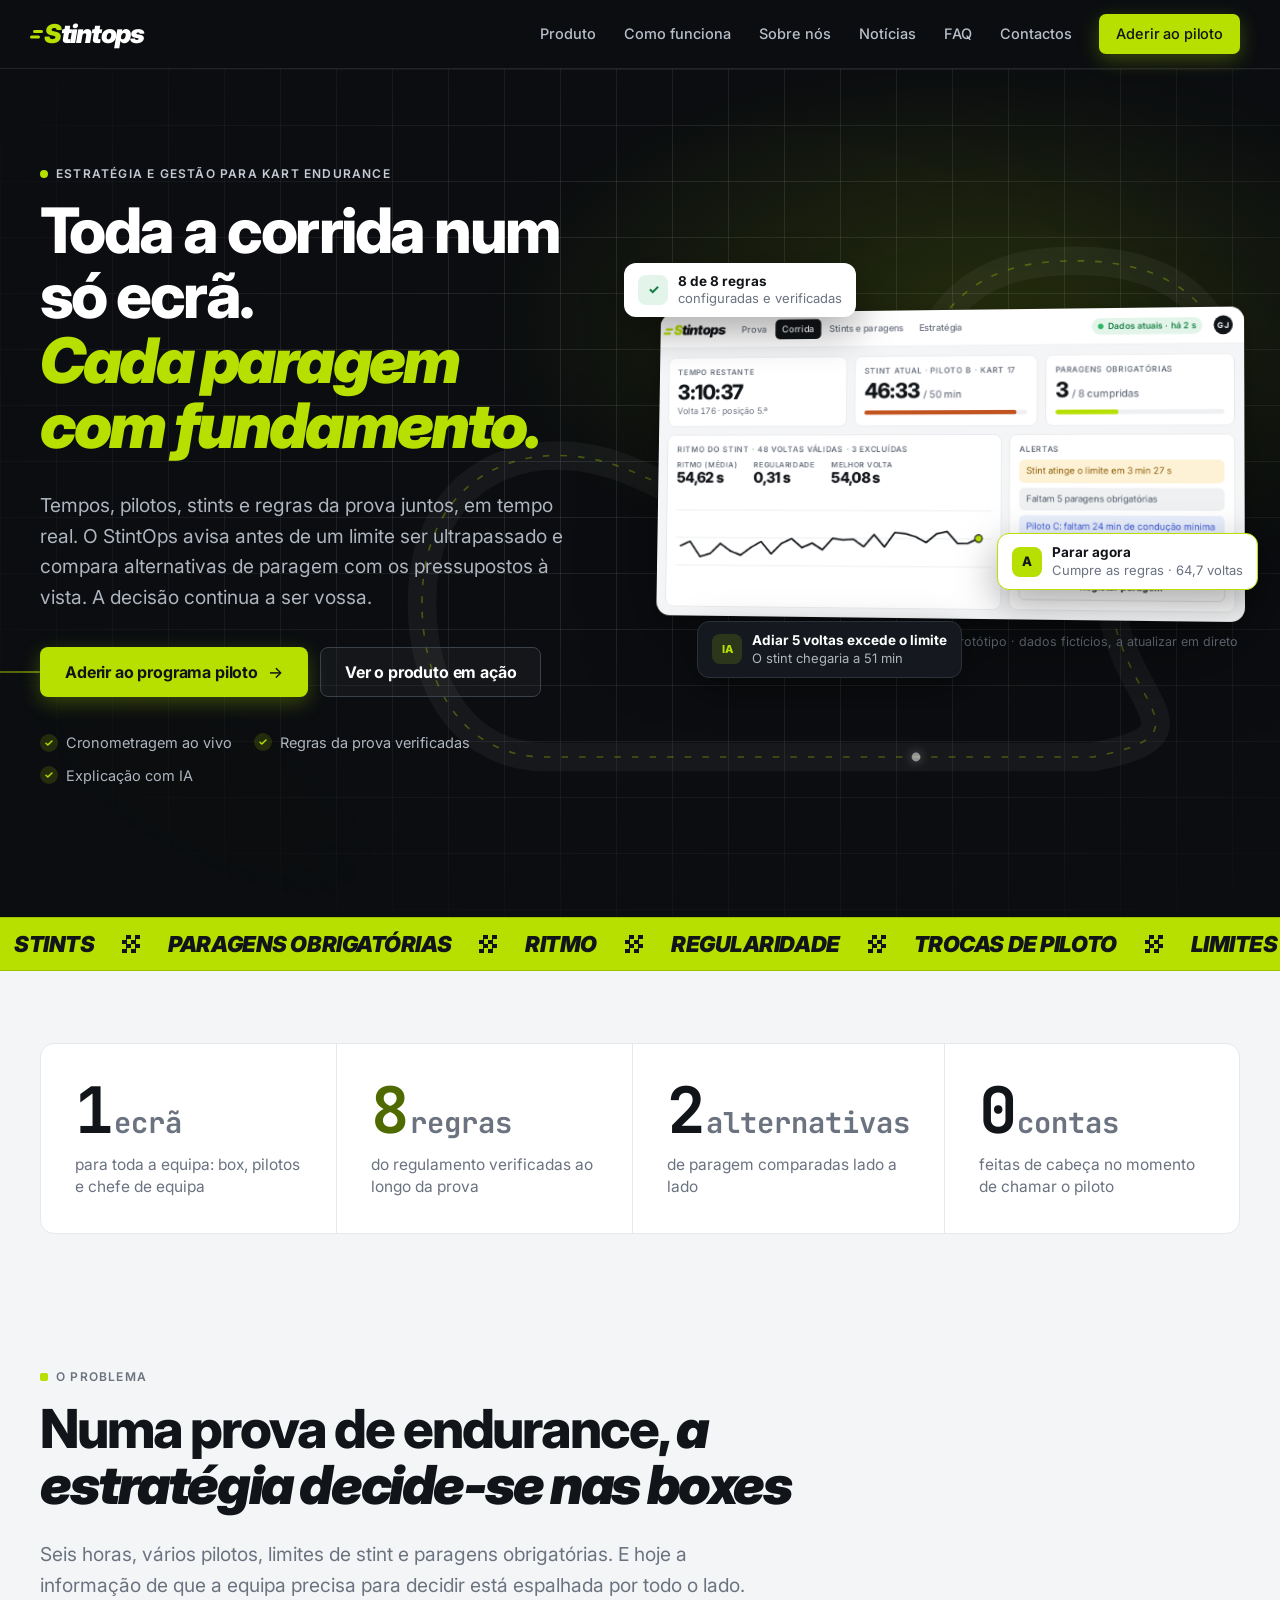
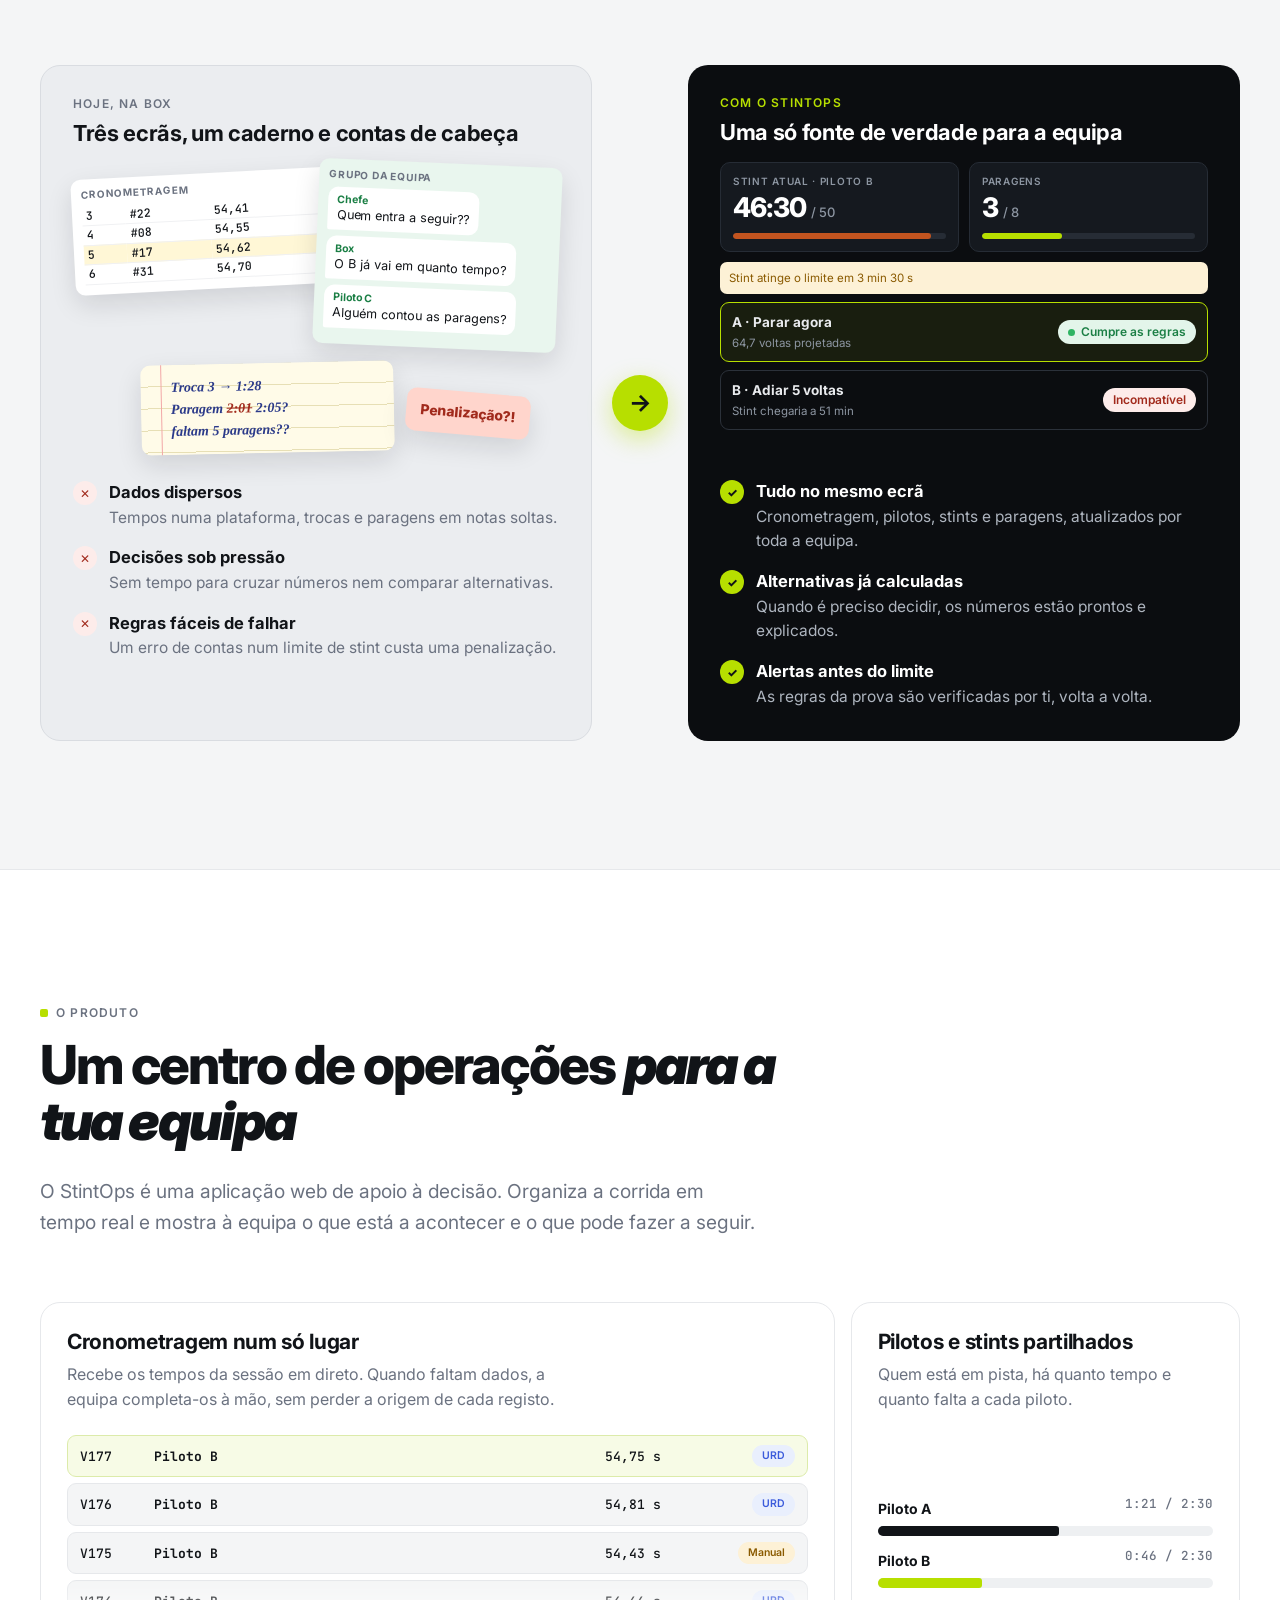
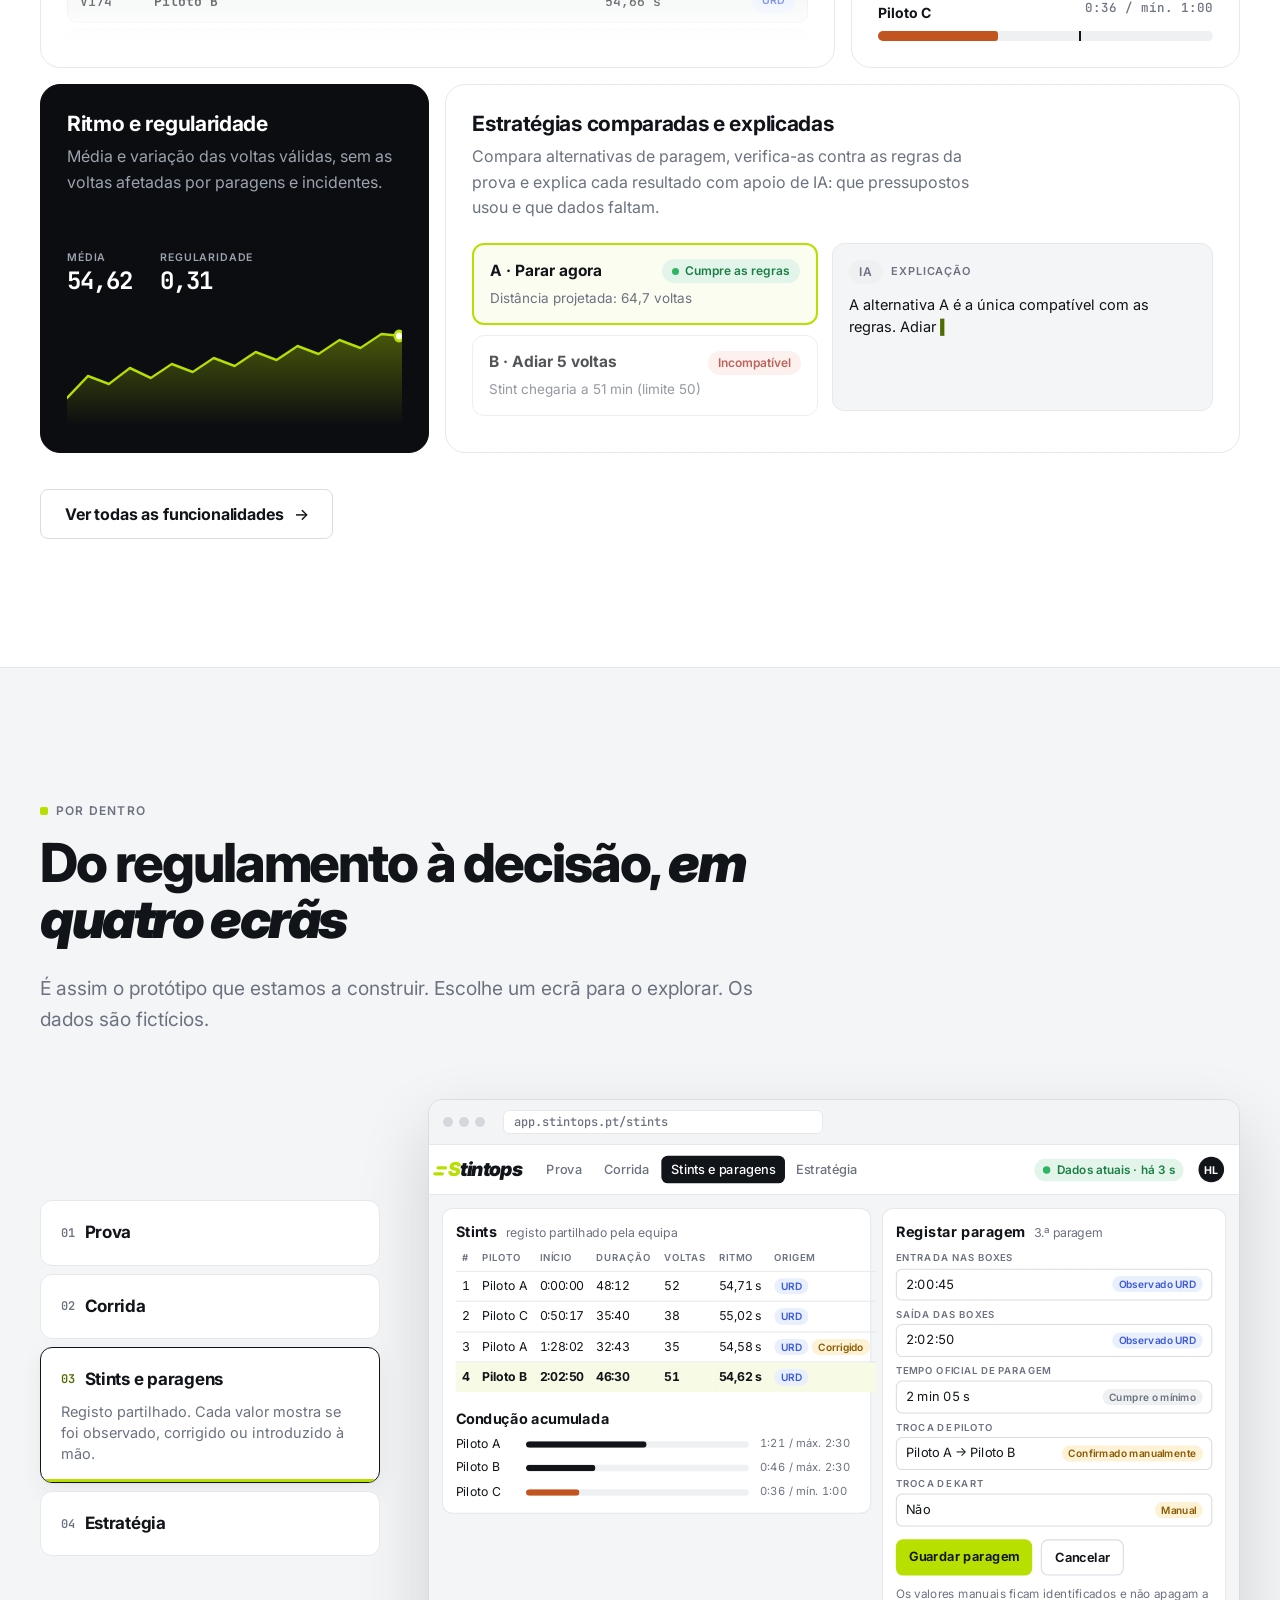
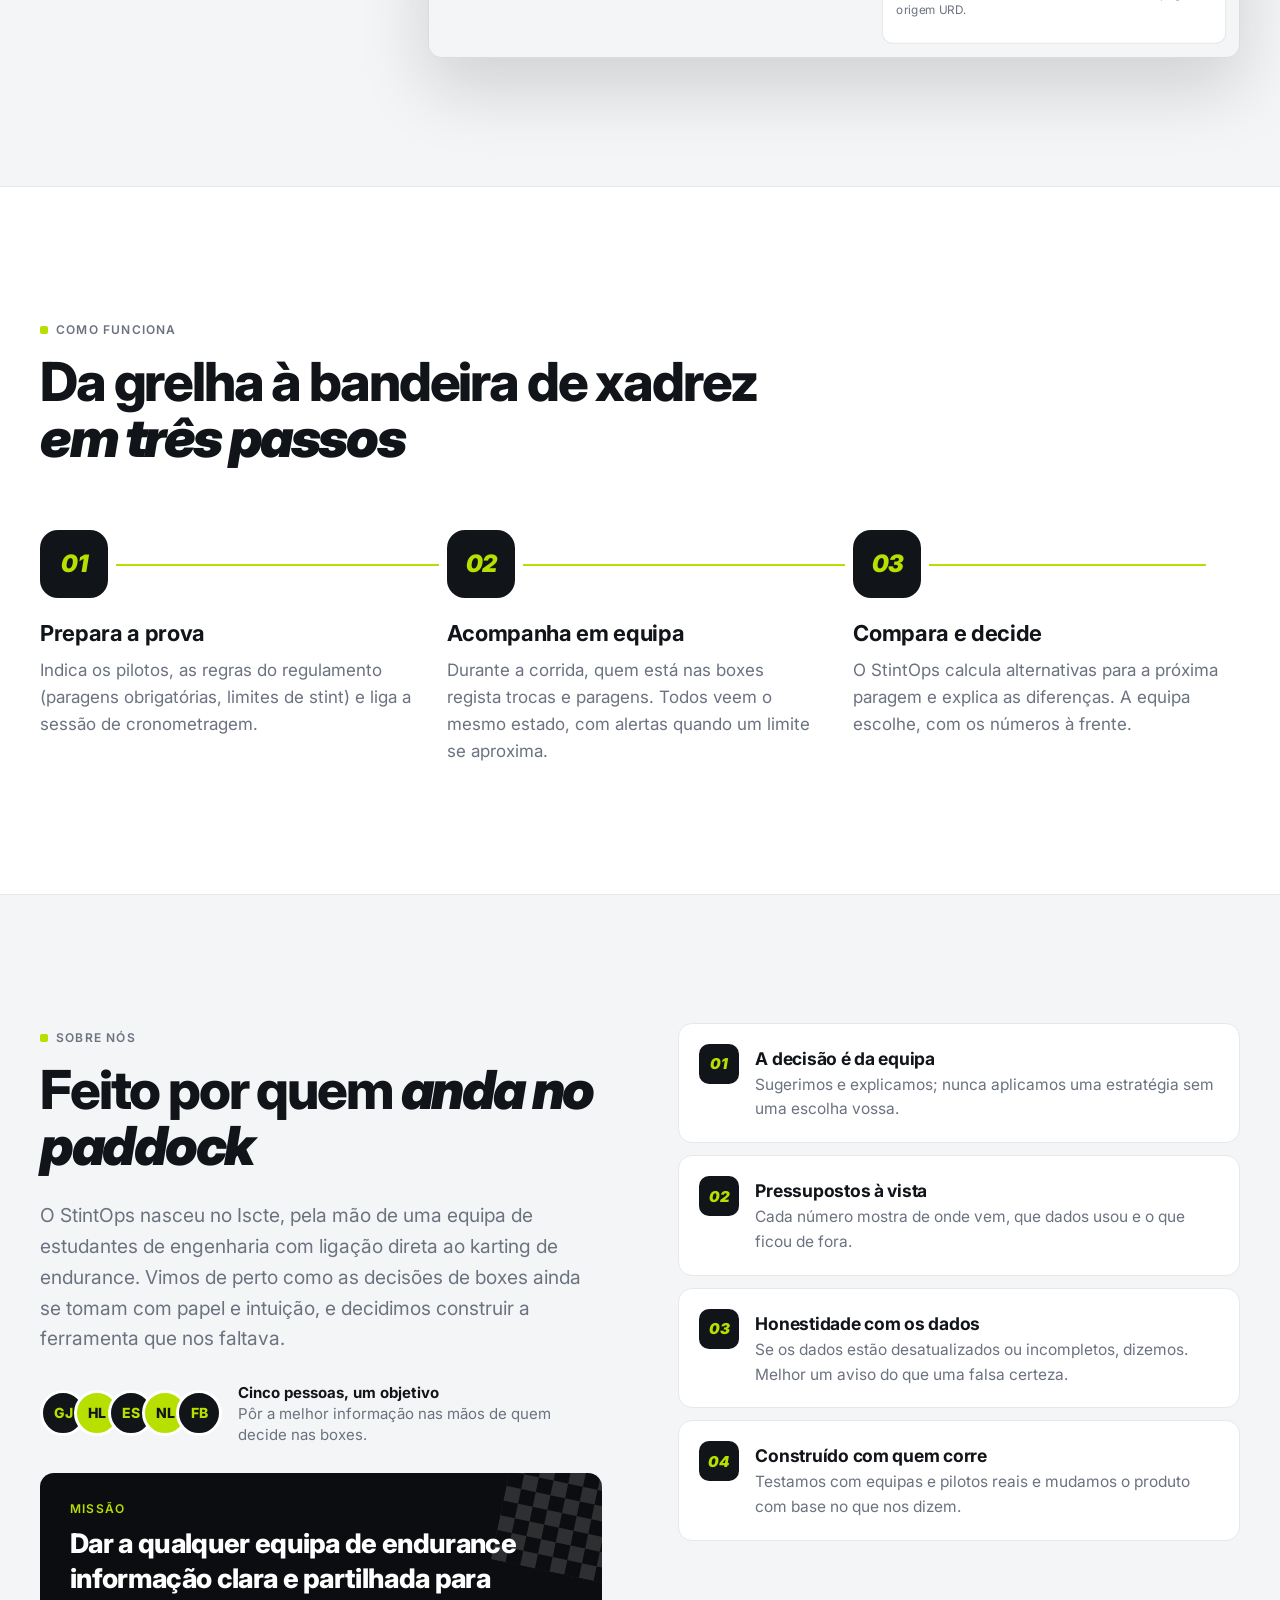
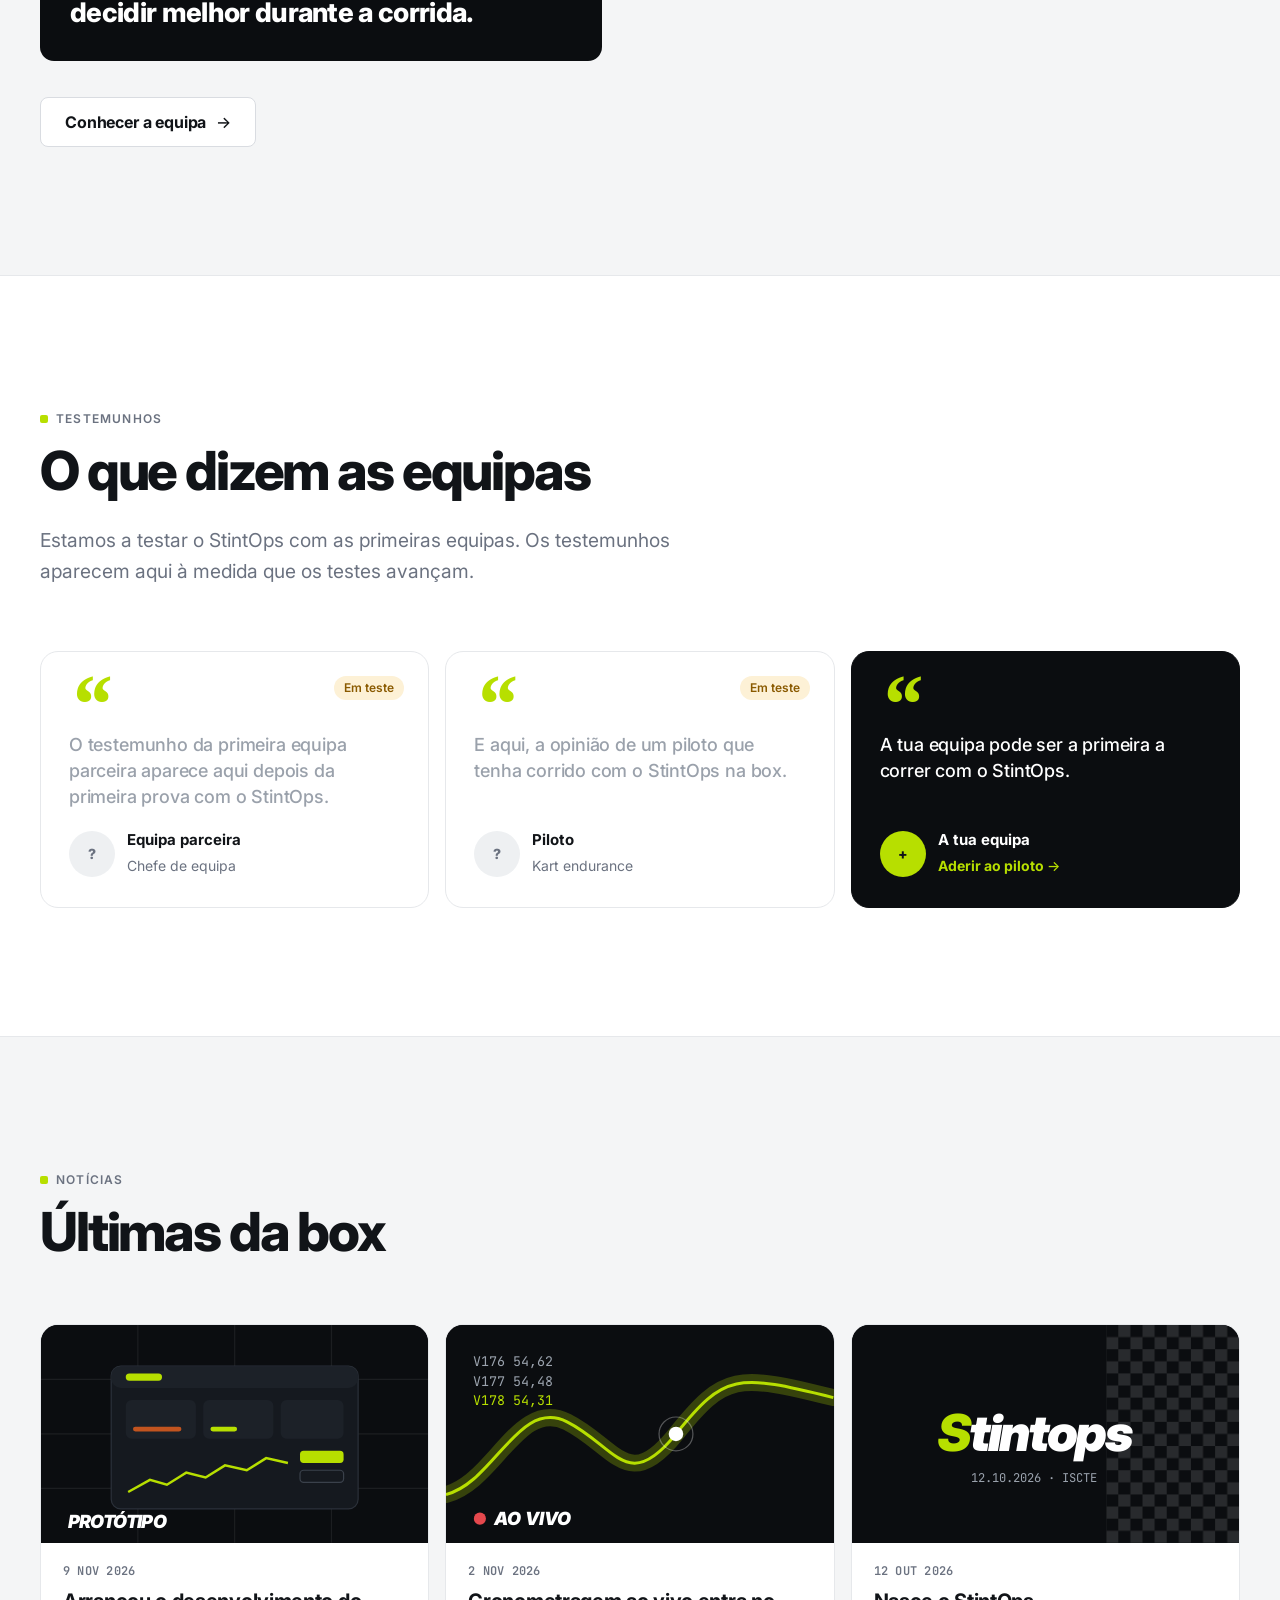
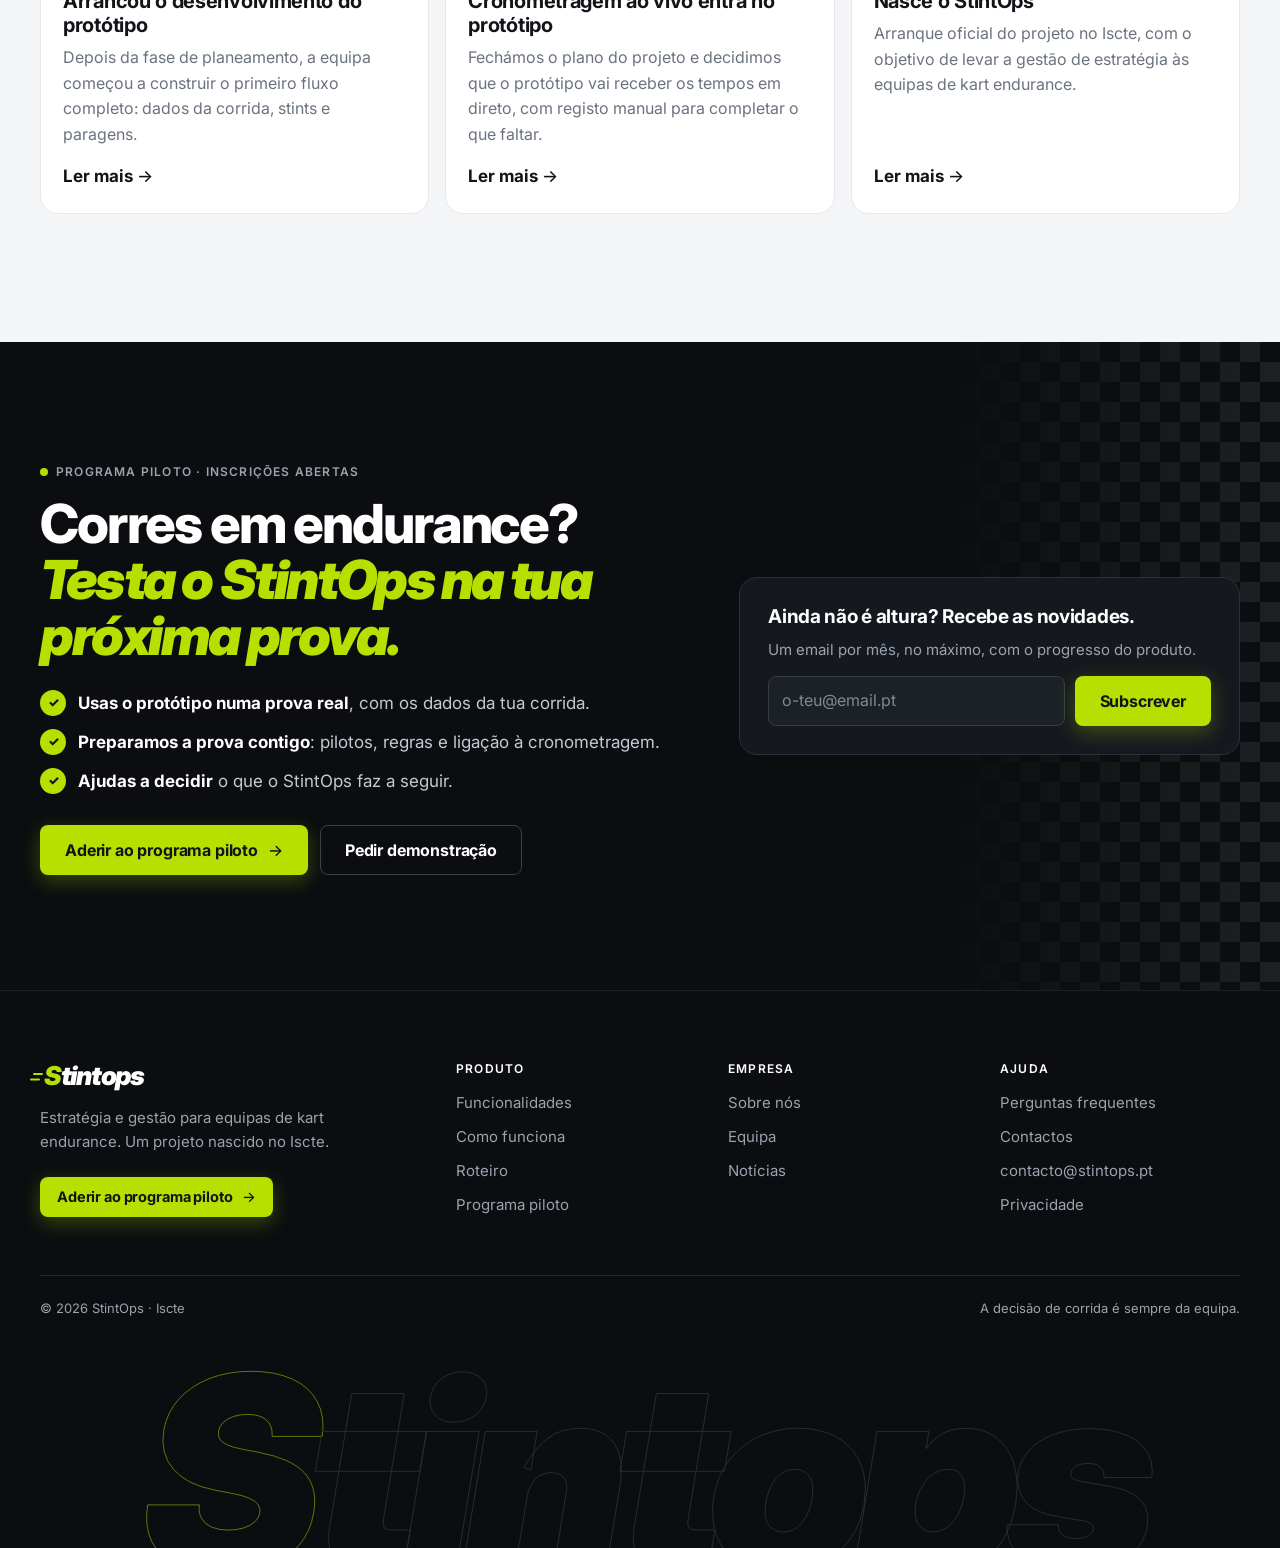
<file: index.html>
<!doctype html>
<html lang="pt-PT">
<head>
  <meta charset="utf-8">
  <meta name="viewport" content="width=device-width, initial-scale=1">
  <title>StintOps — Estratégia e gestão para kart endurance</title>
  <meta name="description" content="O StintOps junta cronometragem, pilotos, stints e paragens num só ecrã e compara estratégias de paragem com os pressupostos à vista. Para equipas de kart endurance.">
  <meta name="keywords" content="kart endurance, estratégia de corrida, gestão de stints, paragens nas boxes, cronometragem karting, software karting">
  <link rel="canonical" href="https://stintops.pt/">
  <meta property="og:type" content="website">
  <meta property="og:title" content="StintOps — Toda a corrida num só ecrã">
  <meta property="og:description" content="Cronometragem, stints e paragens da equipa num só lugar, com comparação de estratégias explicada.">
  <meta property="og:image" content="https://stintops.pt/assets/img/app-corrida.jpg">
  <meta property="og:locale" content="pt_PT">
  <meta name="theme-color" content="#0b0d10">
  <link rel="icon" href="assets/img/favicon.svg" type="image/svg+xml">
  <link rel="preconnect" href="https://fonts.googleapis.com">
  <link rel="preconnect" href="https://fonts.gstatic.com" crossorigin>
  <link href="https://fonts.googleapis.com/css2?family=Inter:ital,wght@0,400;0,500;0,600;0,700;0,800;1,800;1,900&family=JetBrains+Mono:wght@500;700&display=swap" rel="stylesheet">
  <link rel="stylesheet" href="assets/css/style.css?v=8">
  <script>document.documentElement.classList.add("js")</script>
  <script type="application/ld+json">
  {
    "@context": "https://schema.org",
    "@type": "Organization",
    "name": "StintOps",
    "description": "Estratégia e gestão para equipas de kart endurance.",
    "url": "https://stintops.pt/",
    "logo": "https://stintops.pt/assets/img/logo.svg"
  }
  </script>
</head>
<body>
  <a class="skip" href="#main">Saltar para o conteúdo</a>
  <div id="site-header"></div>

  <main id="main">

    <!-- HERO -->
    <section class="hero" aria-labelledby="hero-title">
      <div class="wrap">
        <div class="hero-in">
          <p class="eyebrow live">Estratégia e gestão para kart endurance</p>
          <h1 id="hero-title">Toda a corrida num só ecrã. <span class="it">Cada paragem com fundamento.</span></h1>
          <p class="lead">Tempos, pilotos, stints e regras da prova juntos, em tempo real. O StintOps avisa antes de um limite ser ultrapassado e compara alternativas de paragem com os pressupostos à vista. A decisão continua a ser vossa.</p>
          <div class="cta-row">
            <a class="btn btn-primary arrow" href="contactos.html#piloto">Aderir ao programa piloto</a>
            <a class="btn btn-ghost" href="#por-dentro">Ver o produto em ação</a>
          </div>
          <ul class="proof">
            <li>Cronometragem ao vivo</li>
            <li>Regras da prova verificadas</li>
            <li>Explicação com IA</li>
          </ul>
        </div>

        <figure class="hero-visual" style="margin:0">
          <div class="chip c1"><span class="ic">✓</span><div><b>8 de 8 regras</b><span>configuradas e verificadas</span></div></div>
          <div data-screen="corrida" data-live role="img" aria-label="Painel da corrida do StintOps a atualizar em tempo real: tempo restante, stint atual, paragens obrigatórias, ritmo e alertas"></div>
          <div class="chip c2"><span class="ic">A</span><div><b>Parar agora</b><span>Cumpre as regras · 64,7 voltas</span></div></div>
          <div class="chip c3"><span class="ic">IA</span><div><b>Adiar 5 voltas excede o limite</b><span>O stint chegaria a 51 min</span></div></div>
          <figcaption class="app-caption">Painel da corrida do protótipo · dados fictícios, a atualizar em direto</figcaption>
        </figure>
      </div>
    </section>

    <div class="ticker" aria-hidden="true">
      <div class="ticker-track">
        <span>Stints</span><span>Paragens obrigatórias</span><span>Ritmo</span><span>Regularidade</span><span>Trocas de piloto</span><span>Limites de condução</span><span>Cronometragem ao vivo</span><span>Estratégia</span>
      </div>
    </div>

    <!-- NÚMEROS -->
    <section class="stats-sec" aria-label="O StintOps em números">
      <div class="wrap">
        <div class="stats">
          <div class="stat"><strong class="mono"><span data-count="1">1</span><small>ecrã</small></strong><p>para toda a equipa: box, pilotos e chefe de equipa</p></div>
          <div class="stat"><strong class="mono"><span data-count="8">8</span><small>regras</small></strong><p>do regulamento verificadas ao longo da prova</p></div>
          <div class="stat"><strong class="mono"><span data-count="2">2</span><small>alternativas</small></strong><p>de paragem comparadas lado a lado</p></div>
          <div class="stat"><strong class="mono">0<small>contas</small></strong><p>feitas de cabeça no momento de chamar o piloto</p></div>
        </div>
      </div>
    </section>

    <!-- PROBLEMA: HOJE VS. COM STINTOPS -->
    <section aria-labelledby="problema-title">
      <div class="wrap">
        <div class="section-head">
          <p class="eyebrow">O problema</p>
          <h2 id="problema-title">Numa prova de endurance, <span class="it">a estratégia decide-se nas boxes</span></h2>
          <p class="lead">Seis horas, vários pilotos, limites de stint e paragens obrigatórias. E hoje a informação de que a equipa precisa para decidir está espalhada por todo o lado.</p>
        </div>

        <div class="versus">
          <div class="vs-col before">
            <p class="vs-label">Hoje, na box</p>
            <h3>Três ecrãs, um caderno e contas de cabeça</h3>
            <div class="chaos" aria-hidden="true">
              <div class="timing">
                <small>Cronometragem</small>
                <table>
                  <tr><td>3</td><td>#22</td><td>54,41</td></tr>
                  <tr><td>4</td><td>#08</td><td>54,55</td></tr>
                  <tr class="me"><td>5</td><td>#17</td><td>54,62</td></tr>
                  <tr><td>6</td><td>#31</td><td>54,70</td></tr>
                </table>
              </div>
              <div class="chat">
                <small>Grupo da equipa</small>
                <p><em>Chefe</em>Quem entra a seguir??</p>
                <p><em>Box</em>O B já vai em quanto tempo?</p>
                <p><em>Piloto C</em>Alguém contou as paragens?</p>
              </div>
              <div class="note">Troca 3 → 1:28<br>Paragem <s>2:01</s> 2:05?<br>faltam 5 paragens??</div>
              <div class="sticky">Penalização?!</div>
            </div>
            <ul class="vs-list">
              <li><div><b>Dados dispersos</b>Tempos numa plataforma, trocas e paragens em notas soltas.</div></li>
              <li><div><b>Decisões sob pressão</b>Sem tempo para cruzar números nem comparar alternativas.</div></li>
              <li><div><b>Regras fáceis de falhar</b>Um erro de contas num limite de stint custa uma penalização.</div></li>
            </ul>
          </div>

          <div class="vs-arrow" aria-hidden="true">→</div>

          <div class="vs-col after">
            <p class="vs-label">Com o StintOps</p>
            <h3>Uma só fonte de verdade para a equipa</h3>
            <div class="calm" aria-hidden="true">
              <div class="calm-row">
                <div class="app-card"><small>Stint atual · Piloto B</small><strong class="mono">46:30 <span>/ 50</span></strong><div class="bar"><b style="width:93%;background:var(--orange)"></b></div></div>
                <div class="app-card"><small>Paragens</small><strong class="mono">3 <span>/ 8</span></strong><div class="bar"><b style="width:37.5%;background:var(--lime)"></b></div></div>
              </div>
              <div class="alts">
                <div class="app-alert amber" style="margin:0">Stint atinge o limite em 3 min 30 s</div>
                <div class="alt ok"><div><b>A · Parar agora</b><small>64,7 voltas projetadas</small></div><span class="pill green">Cumpre as regras</span></div>
                <div class="alt"><div><b>B · Adiar 5 voltas</b><small>Stint chegaria a 51 min</small></div><span class="pill red">Incompatível</span></div>
              </div>
            </div>
            <ul class="vs-list">
              <li><div><b>Tudo no mesmo ecrã</b>Cronometragem, pilotos, stints e paragens, atualizados por toda a equipa.</div></li>
              <li><div><b>Alternativas já calculadas</b>Quando é preciso decidir, os números estão prontos e explicados.</div></li>
              <li><div><b>Alertas antes do limite</b>As regras da prova são verificadas por ti, volta a volta.</div></li>
            </ul>
          </div>
        </div>
      </div>
    </section>

    <!-- PRODUTO / FUNCIONALIDADES -->
    <section class="band" aria-labelledby="produto-title">
      <div class="wrap">
        <div class="section-head">
          <p class="eyebrow">O produto</p>
          <h2 id="produto-title">Um centro de operações <span class="it">para a tua equipa</span></h2>
          <p class="lead">O StintOps é uma aplicação web de apoio à decisão. Organiza a corrida em tempo real e mostra à equipa o que está a acontecer e o que pode fazer a seguir.</p>
        </div>

        <div class="bento">
          <article class="tile wide">
            <div class="tile-txt">
              <h3>Cronometragem num só lugar</h3>
              <p>Recebe os tempos da sessão em direto. Quando faltam dados, a equipa completa-os à mão, sem perder a origem de cada registo.</p>
            </div>
            <div class="tile-vis"><div class="feed" data-feed aria-hidden="true"></div></div>
          </article>

          <article class="tile">
            <div class="tile-txt">
              <h3>Pilotos e stints partilhados</h3>
              <p>Quem está em pista, há quanto tempo e quanto falta a cada piloto.</p>
            </div>
            <div class="tile-vis">
              <div class="drivers" aria-hidden="true">
                <div class="drv"><div><b>Piloto A</b><span>1:21 / 2:30</span></div><div class="bar"><b style="--w:54%;background:var(--black)"></b></div></div>
                <div class="drv"><div><b>Piloto B</b><span>0:46 / 2:30</span></div><div class="bar"><b style="--w:31%;background:var(--lime)"></b></div></div>
                <div class="drv"><div><b>Piloto C</b><span>0:36 / mín. 1:00</span></div><div class="bar" style="--lim:60%"><b style="--w:36%;background:var(--orange)"></b></div></div>
              </div>
            </div>
          </article>

          <article class="tile ink">
            <div class="tile-txt">
              <h3>Ritmo e regularidade</h3>
              <p>Média e variação das voltas válidas, sem as voltas afetadas por paragens e incidentes.</p>
            </div>
            <div class="tile-vis">
              <div class="spark-stats"><div><small>Média</small><b>54,62</b></div><div><small>Regularidade</small><b>0,31</b></div></div>
              <svg class="spark" viewBox="0 0 400 120" preserveAspectRatio="none" aria-hidden="true">
                <defs><linearGradient id="sparkfill" x1="0" x2="0" y1="0" y2="1"><stop offset="0" stop-color="#b7df00" stop-opacity=".35"/><stop offset="1" stop-color="#b7df00" stop-opacity="0"/></linearGradient></defs>
                <path class="a" d="M0 92 L25 70 50 78 75 62 100 72 125 58 150 66 175 52 200 60 225 46 250 54 275 40 300 48 325 34 350 42 375 28 400 30 V120 H0Z"/>
                <path class="l" d="M0 92 L25 70 50 78 75 62 100 72 125 58 150 66 175 52 200 60 225 46 250 54 275 40 300 48 325 34 350 42 375 28 400 30"/>
                <circle class="dot" cx="396" cy="30" r="5" fill="#fff" stroke="#b7df00" stroke-width="3"/>
              </svg>
            </div>
          </article>

          <article class="tile wide">
            <div class="tile-txt">
              <h3>Estratégias comparadas e explicadas</h3>
              <p>Compara alternativas de paragem, verifica-as contra as regras da prova e explica cada resultado com apoio de IA: que pressupostos usou e que dados faltam.</p>
            </div>
            <div class="tile-vis">
              <div class="decide">
                <div>
                  <div class="alt ok"><div><b>A · Parar agora</b><span class="pill green">Cumpre as regras</span></div><em>Distância projetada: 64,7 voltas</em></div>
                  <div class="alt no"><div><b>B · Adiar 5 voltas</b><span class="pill red">Incompatível</span></div><em>Stint chegaria a 51 min (limite 50)</em></div>
                </div>
                <div class="ia">
                  <small><span class="pill">IA</span> Explicação</small>
                  <div data-type data-type-on-view><p>A alternativa <b>A</b> é a única compatível com as regras. Adiar 5 voltas levaria o stint do Piloto B a cerca de 51 min, acima do limite. O ritmo após a troca e a perda nas boxes são <b>estimativas</b>.</p></div>
                </div>
              </div>
            </div>
          </article>
        </div>
        <div class="more"><a class="btn btn-ghost arrow" href="produto.html">Ver todas as funcionalidades</a></div>
      </div>
    </section>

    <!-- POR DENTRO: VISITA GUIADA -->
    <section id="por-dentro" aria-labelledby="dentro-title">
      <div class="wrap">
        <div class="section-head">
          <p class="eyebrow">Por dentro</p>
          <h2 id="dentro-title">Do regulamento à decisão, <span class="it">em quatro ecrãs</span></h2>
          <p class="lead">É assim o protótipo que estamos a construir. Escolhe um ecrã para o explorar. Os dados são fictícios.</p>
        </div>
        <div class="tour" data-tour>
          <div class="tour-tabs" role="tablist" aria-label="Ecrãs da aplicação">
            <button class="tour-tab" role="tab" data-slug="prova"><b><em>01</em> Prova</b><span>Configura as regras do regulamento e liga a sessão de cronometragem, ou usa um replay de teste.</span><i></i></button>
            <button class="tour-tab" role="tab" data-slug="corrida"><b><em>02</em> Corrida</b><span>Tempo restante, stint atual face ao limite, ritmo e os alertas do que falta cumprir.</span><i></i></button>
            <button class="tour-tab" role="tab" data-slug="stints"><b><em>03</em> Stints e paragens</b><span>Registo partilhado. Cada valor mostra se foi observado, corrigido ou introduzido à mão.</span><i></i></button>
            <button class="tour-tab" role="tab" data-slug="estrategia"><b><em>04</em> Estratégia</b><span>Duas alternativas verificadas contra as regras e explicadas por IA. Quem decide é a equipa.</span><i></i></button>
          </div>
          <div>
            <div class="browser">
              <div class="browser-bar"><i></i><i></i><i></i><span data-url>app.stintops.pt/prova</span></div>
              <div class="tour-screens">
                <div data-screen="prova" role="img" aria-label="Ecrã Prova: regras da prova, ligação à cronometragem e pilotos da equipa"></div>
                <div data-screen="corrida" data-live role="img" aria-label="Ecrã Corrida: tempo restante, stint atual, paragens, ritmo e alertas"></div>
                <div data-screen="stints" role="img" aria-label="Ecrã Stints e paragens: tabela de stints, condução acumulada e registo de paragem"></div>
                <div data-screen="estrategia" role="img" aria-label="Ecrã Estratégia: pressupostos, alternativas A e B e explicação por IA"></div>
              </div>
            </div>
            <p class="tour-caption"></p>
          </div>
        </div>
      </div>
    </section>

    <!-- COMO FUNCIONA -->
    <section id="como-funciona" class="band" aria-labelledby="como-title">
      <div class="wrap">
        <div class="section-head">
          <p class="eyebrow">Como funciona</p>
          <h2 id="como-title">Da grelha à bandeira de xadrez <span class="it">em três passos</span></h2>
        </div>
        <div class="steps">
          <div class="step">
            <h3>Prepara a prova</h3>
            <p>Indica os pilotos, as regras do regulamento (paragens obrigatórias, limites de stint) e liga a sessão de cronometragem.</p>
          </div>
          <div class="step">
            <h3>Acompanha em equipa</h3>
            <p>Durante a corrida, quem está nas boxes regista trocas e paragens. Todos veem o mesmo estado, com alertas quando um limite se aproxima.</p>
          </div>
          <div class="step">
            <h3>Compara e decide</h3>
            <p>O StintOps calcula alternativas para a próxima paragem e explica as diferenças. A equipa escolhe, com os números à frente.</p>
          </div>
        </div>
      </div>
    </section>

    <!-- SOBRE (RESUMO) -->
    <section aria-labelledby="sobre-title">
      <div class="wrap split">
        <div>
          <p class="eyebrow">Sobre nós</p>
          <h2 id="sobre-title">Feito por quem <span class="it">anda no paddock</span></h2>
          <p class="lead">O StintOps nasceu no Iscte, pela mão de uma equipa de estudantes de engenharia com ligação direta ao karting de endurance. Vimos de perto como as decisões de boxes ainda se tomam com papel e intuição, e decidimos construir a ferramenta que nos faltava.</p>
          <div class="crew">
            <div class="crew-av" aria-hidden="true"><span>GJ</span><span>HL</span><span>ES</span><span>NL</span><span>FB</span></div>
            <p><b>Cinco pessoas, um objetivo</b>Pôr a melhor informação nas mãos de quem decide nas boxes.</p>
          </div>
          <div class="quote-box" style="margin-top:28px">
            <small>Missão</small>
            <p>Dar a qualquer equipa de endurance informação clara e partilhada para decidir melhor durante a corrida.</p>
          </div>
          <div class="more"><a class="btn btn-ghost arrow" href="sobre.html">Conhecer a equipa</a></div>
        </div>
        <div class="values">
          <div class="value"><b>01</b><div><h3>A decisão é da equipa</h3><p>Sugerimos e explicamos; nunca aplicamos uma estratégia sem uma escolha vossa.</p></div></div>
          <div class="value"><b>02</b><div><h3>Pressupostos à vista</h3><p>Cada número mostra de onde vem, que dados usou e o que ficou de fora.</p></div></div>
          <div class="value"><b>03</b><div><h3>Honestidade com os dados</h3><p>Se os dados estão desatualizados ou incompletos, dizemos. Melhor um aviso do que uma falsa certeza.</p></div></div>
          <div class="value"><b>04</b><div><h3>Construído com quem corre</h3><p>Testamos com equipas e pilotos reais e mudamos o produto com base no que nos dizem.</p></div></div>
        </div>
      </div>
    </section>

    <!-- TESTEMUNHOS -->
    <!-- TODO: substituir pelos testemunhos reais recolhidos no programa piloto (nome, foto, equipa). -->
    <section class="band" aria-labelledby="testemunhos-title">
      <div class="wrap">
        <div class="section-head">
          <p class="eyebrow">Testemunhos</p>
          <h2 id="testemunhos-title">O que dizem as equipas</h2>
          <p class="lead">Estamos a testar o StintOps com as primeiras equipas. Os testemunhos aparecem aqui à medida que os testes avançam.</p>
        </div>
        <div class="testis">
          <figure class="testi">
            <span class="pill amber">Em teste</span>
            <blockquote>O testemunho da primeira equipa parceira aparece aqui depois da primeira prova com o StintOps.</blockquote>
            <figcaption class="who"><span class="avatar">?</span><div><strong>Equipa parceira</strong><span>Chefe de equipa</span></div></figcaption>
          </figure>
          <figure class="testi">
            <span class="pill amber">Em teste</span>
            <blockquote>E aqui, a opinião de um piloto que tenha corrido com o StintOps na box.</blockquote>
            <figcaption class="who"><span class="avatar">?</span><div><strong>Piloto</strong><span>Kart endurance</span></div></figcaption>
          </figure>
          <figure class="testi cta">
            <blockquote>A tua equipa pode ser a primeira a correr com o StintOps.</blockquote>
            <figcaption class="who"><span class="avatar">+</span><div><strong>A tua equipa</strong><span><a class="arrow" href="contactos.html#piloto">Aderir ao piloto </a></span></div></figcaption>
          </figure>
        </div>
      </div>
    </section>

    <!-- NOTÍCIAS -->
    <section aria-labelledby="noticias-title">
      <div class="wrap">
        <div class="section-head">
          <p class="eyebrow">Notícias</p>
          <h2 id="noticias-title">Últimas da box</h2>
        </div>
        <div class="news">
          <a class="post" href="noticias.html#prototipo">
            <div class="post-cover" data-cover="prototipo"></div>
            <div class="post-body">
              <time datetime="2026-11-09">9 nov 2026</time>
              <h3>Arrancou o desenvolvimento do protótipo</h3>
              <p>Depois da fase de planeamento, a equipa começou a construir o primeiro fluxo completo: dados da corrida, stints e paragens.</p>
              <span class="read arrow">Ler mais </span>
            </div>
          </a>
          <a class="post" href="noticias.html#ao-vivo">
            <div class="post-cover" data-cover="aovivo"></div>
            <div class="post-body">
              <time datetime="2026-11-02">2 nov 2026</time>
              <h3>Cronometragem ao vivo entra no protótipo</h3>
              <p>Fechámos o plano do projeto e decidimos que o protótipo vai receber os tempos em direto, com registo manual para completar o que faltar.</p>
              <span class="read arrow">Ler mais </span>
            </div>
          </a>
          <a class="post" href="noticias.html#arranque">
            <div class="post-cover" data-cover="arranque"></div>
            <div class="post-body">
              <time datetime="2026-10-12">12 out 2026</time>
              <h3>Nasce o StintOps</h3>
              <p>Arranque oficial do projeto no Iscte, com o objetivo de levar a gestão de estratégia às equipas de kart endurance.</p>
              <span class="read arrow">Ler mais </span>
            </div>
          </a>
        </div>
      </div>
    </section>

    <!-- CTA SECUNDÁRIO -->
    <section class="cta-band dark" aria-labelledby="cta-title">
      <div class="flag" aria-hidden="true"></div>
      <div class="wrap">
        <div>
          <p class="eyebrow live">Programa piloto · inscrições abertas</p>
          <h2 id="cta-title">Corres em endurance? <span class="it">Testa o StintOps na tua próxima prova.</span></h2>
          <ul class="perks">
            <li><span><b>Usas o protótipo numa prova real</b>, com os dados da tua corrida.</span></li>
            <li><span><b>Preparamos a prova contigo</b>: pilotos, regras e ligação à cronometragem.</span></li>
            <li><span><b>Ajudas a decidir</b> o que o StintOps faz a seguir.</span></li>
          </ul>
          <div class="cta-row">
            <a class="btn btn-primary arrow" href="contactos.html#piloto">Aderir ao programa piloto</a>
            <a class="btn btn-ghost" href="contactos.html#demo">Pedir demonstração</a>
          </div>
        </div>
        <div class="cta-side">
          <h3>Ainda não é altura? Recebe as novidades.</h3>
          <p>Um email por mês, no máximo, com o progresso do produto.</p>
          <form class="newsletter" data-form="newsletter" data-ok="Subscrição registada. Obrigado!" novalidate>
            <label class="sr-only" for="nl-email">Email</label>
            <input id="nl-email" name="email" type="email" placeholder="o-teu@email.pt" required autocomplete="email">
            <input type="hidden" name="tipo" value="newsletter">
            <button class="btn btn-primary" type="submit">Subscrever</button>
            <p class="form-msg" role="status"></p>
          </form>
        </div>
      </div>
    </section>

  </main>

  <div id="site-footer"></div>
  <script src="assets/js/main.js?v=8"></script>
</body>
</html>
</file>
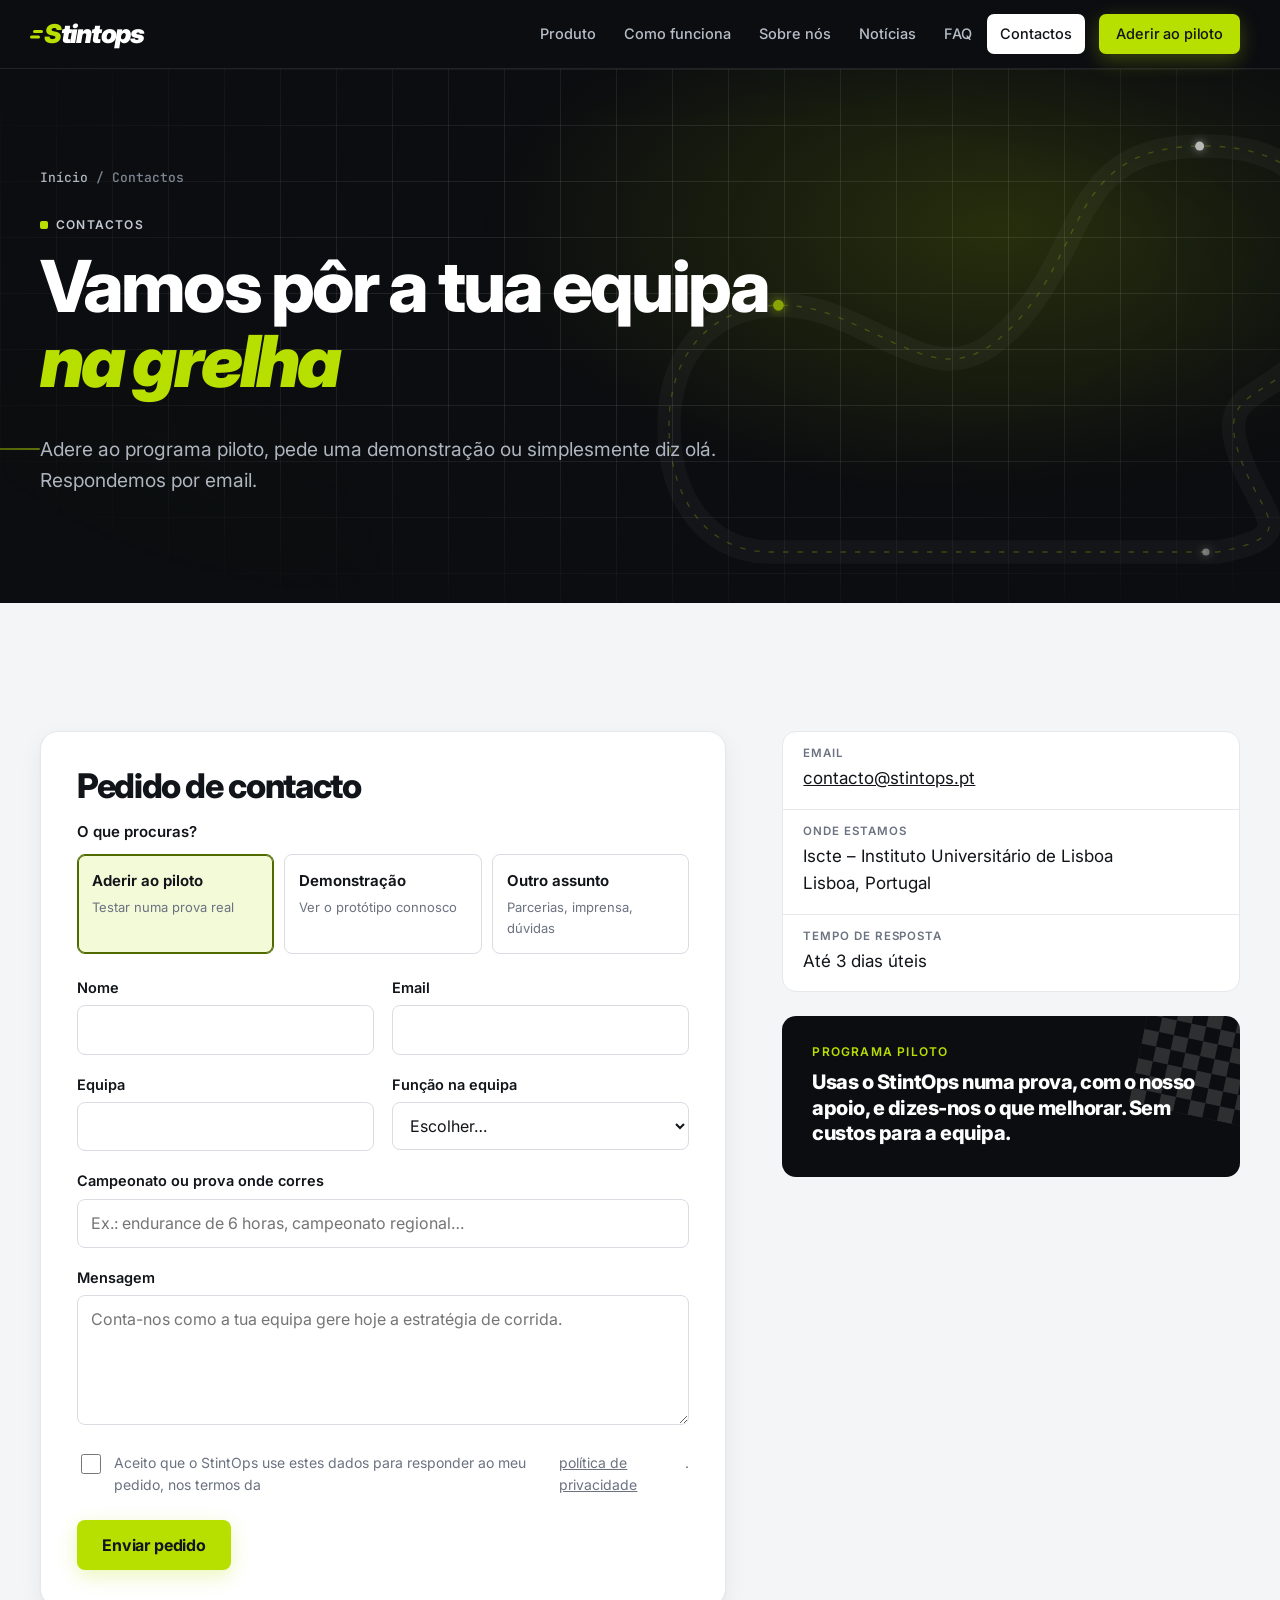
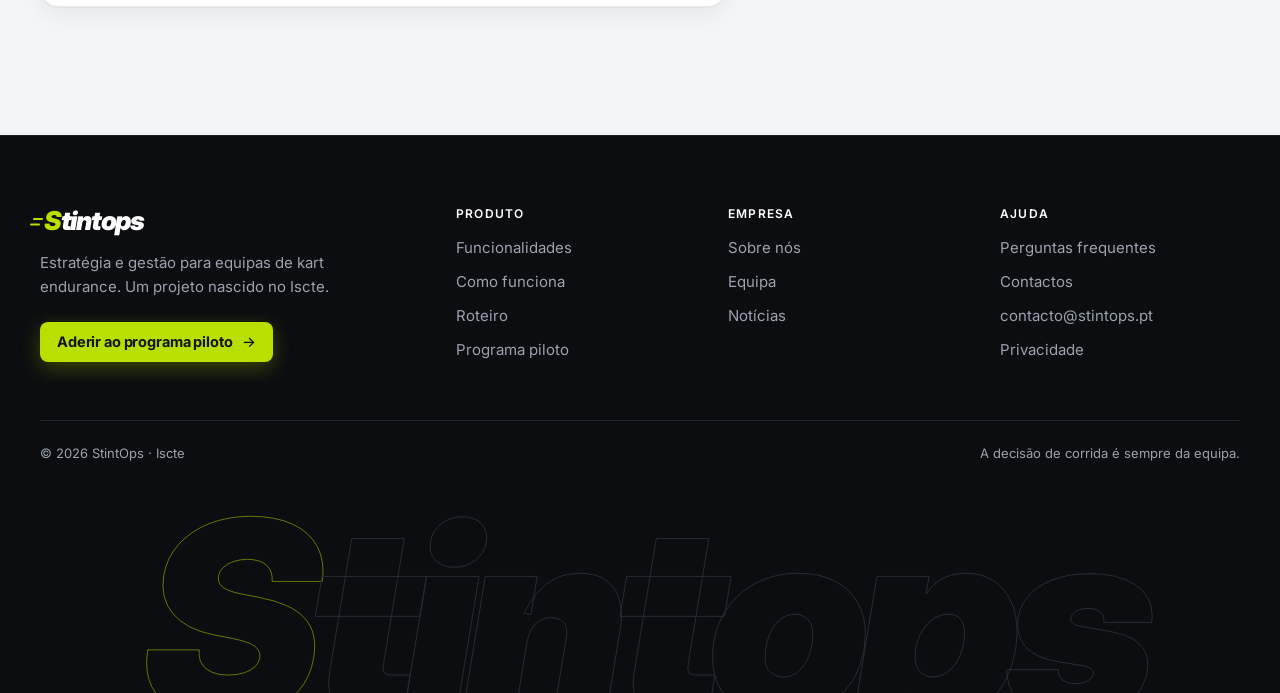
<file: contactos.html>
<!doctype html>
<html lang="pt-PT">
<head>
  <meta charset="utf-8">
  <meta name="viewport" content="width=device-width, initial-scale=1">
  <title>Contactos e programa piloto — StintOps</title>
  <meta name="description" content="Adere ao programa piloto do StintOps, pede uma demonstração ou fala com a equipa.">
  <link rel="canonical" href="https://stintops.pt/contactos.html">
  <meta property="og:title" content="Contactos e programa piloto — StintOps">
  <meta name="theme-color" content="#0b0d10">
  <link rel="icon" href="assets/img/favicon.svg" type="image/svg+xml">
  <link rel="preconnect" href="https://fonts.googleapis.com">
  <link rel="preconnect" href="https://fonts.gstatic.com" crossorigin>
  <link href="https://fonts.googleapis.com/css2?family=Inter:ital,wght@0,400;0,500;0,600;0,700;0,800;1,800;1,900&family=JetBrains+Mono:wght@500;700&display=swap" rel="stylesheet">
  <link rel="stylesheet" href="assets/css/style.css?v=8">
  <script>document.documentElement.classList.add("js")</script>
</head>
<body>
  <a class="skip" href="#main">Saltar para o conteúdo</a>
  <div id="site-header"></div>

  <main id="main">
    <section class="page-hero">
      <div class="wrap">
        <p class="crumbs"><a href="index.html">Início</a> / Contactos</p>
        <p class="eyebrow">Contactos</p>
        <h1>Vamos pôr a tua equipa <span class="it">na grelha</span></h1>
        <p class="lead">Adere ao programa piloto, pede uma demonstração ou simplesmente diz olá. Respondemos por email.</p>
      </div>
    </section>

    <section id="piloto" aria-labelledby="form-title">
      <div class="wrap contact-grid">
        <div class="card">
          <h2 id="form-title" style="font-size:34px">Pedido de contacto</h2>
          <form data-form="contacto" data-ok="Obrigado! Recebemos o teu pedido e respondemos em breve por email." novalidate>
            <fieldset style="border:0;padding:0;margin:0 0 22px">
              <legend style="font-weight:600;font-size:15px;margin-bottom:10px">O que procuras?</legend>
              <div class="choice">
                <label><input type="radio" name="pedido" value="piloto" checked><span>Aderir ao piloto<small>Testar numa prova real</small></span></label>
                <label id="demo"><input type="radio" name="pedido" value="demo"><span>Demonstração<small>Ver o protótipo connosco</small></span></label>
                <label><input type="radio" name="pedido" value="outro"><span>Outro assunto<small>Parcerias, imprensa, dúvidas</small></span></label>
              </div>
            </fieldset>
            <div class="form-grid">
              <div><label for="c-nome">Nome</label><input id="c-nome" name="nome" required autocomplete="name"></div>
              <div><label for="c-email">Email</label><input id="c-email" name="email" type="email" required autocomplete="email"></div>
              <div><label for="c-equipa">Equipa</label><input id="c-equipa" name="equipa" autocomplete="organization"></div>
              <div>
                <label for="c-funcao">Função na equipa</label>
                <select id="c-funcao" name="funcao">
                  <option value="">Escolher…</option>
                  <option>Chefe de equipa</option>
                  <option>Piloto</option>
                  <option>Estratégia / cronometragem</option>
                  <option>Organizador de provas</option>
                  <option>Outra</option>
                </select>
              </div>
              <div class="full"><label for="c-prova">Campeonato ou prova onde corres</label><input id="c-prova" name="prova" placeholder="Ex.: endurance de 6 horas, campeonato regional…"></div>
              <div class="full"><label for="c-msg">Mensagem</label><textarea id="c-msg" name="mensagem" placeholder="Conta-nos como a tua equipa gere hoje a estratégia de corrida."></textarea></div>
              <div class="full"><label class="check"><input type="checkbox" name="consentimento" required> Aceito que o StintOps use estes dados para responder ao meu pedido, nos termos da <a href="privacidade.html">política de privacidade</a>.</label></div>
              <div class="full"><button class="btn btn-primary" type="submit">Enviar pedido</button></div>
            </div>
            <p class="form-msg" role="status"></p>
          </form>
        </div>

        <aside>
          <ul class="info-list">
            <li><small>Email</small><a href="mailto:contacto@stintops.pt">contacto@stintops.pt</a></li>
            <li><small>Onde estamos</small>Iscte – Instituto Universitário de Lisboa<br>Lisboa, Portugal</li>
            <li><small>Tempo de resposta</small>Até 3 dias úteis</li>
          </ul>
          <div class="quote-box" style="margin-top:24px">
            <small>Programa piloto</small>
            <p style="font-size:20px;margin-top:10px">Usas o StintOps numa prova, com o nosso apoio, e dizes-nos o que melhorar. Sem custos para a equipa.</p>
          </div>
        </aside>
      </div>
    </section>
  </main>

  <div id="site-footer"></div>
  <script src="assets/js/main.js?v=8"></script>
</body>
</html>
</file>
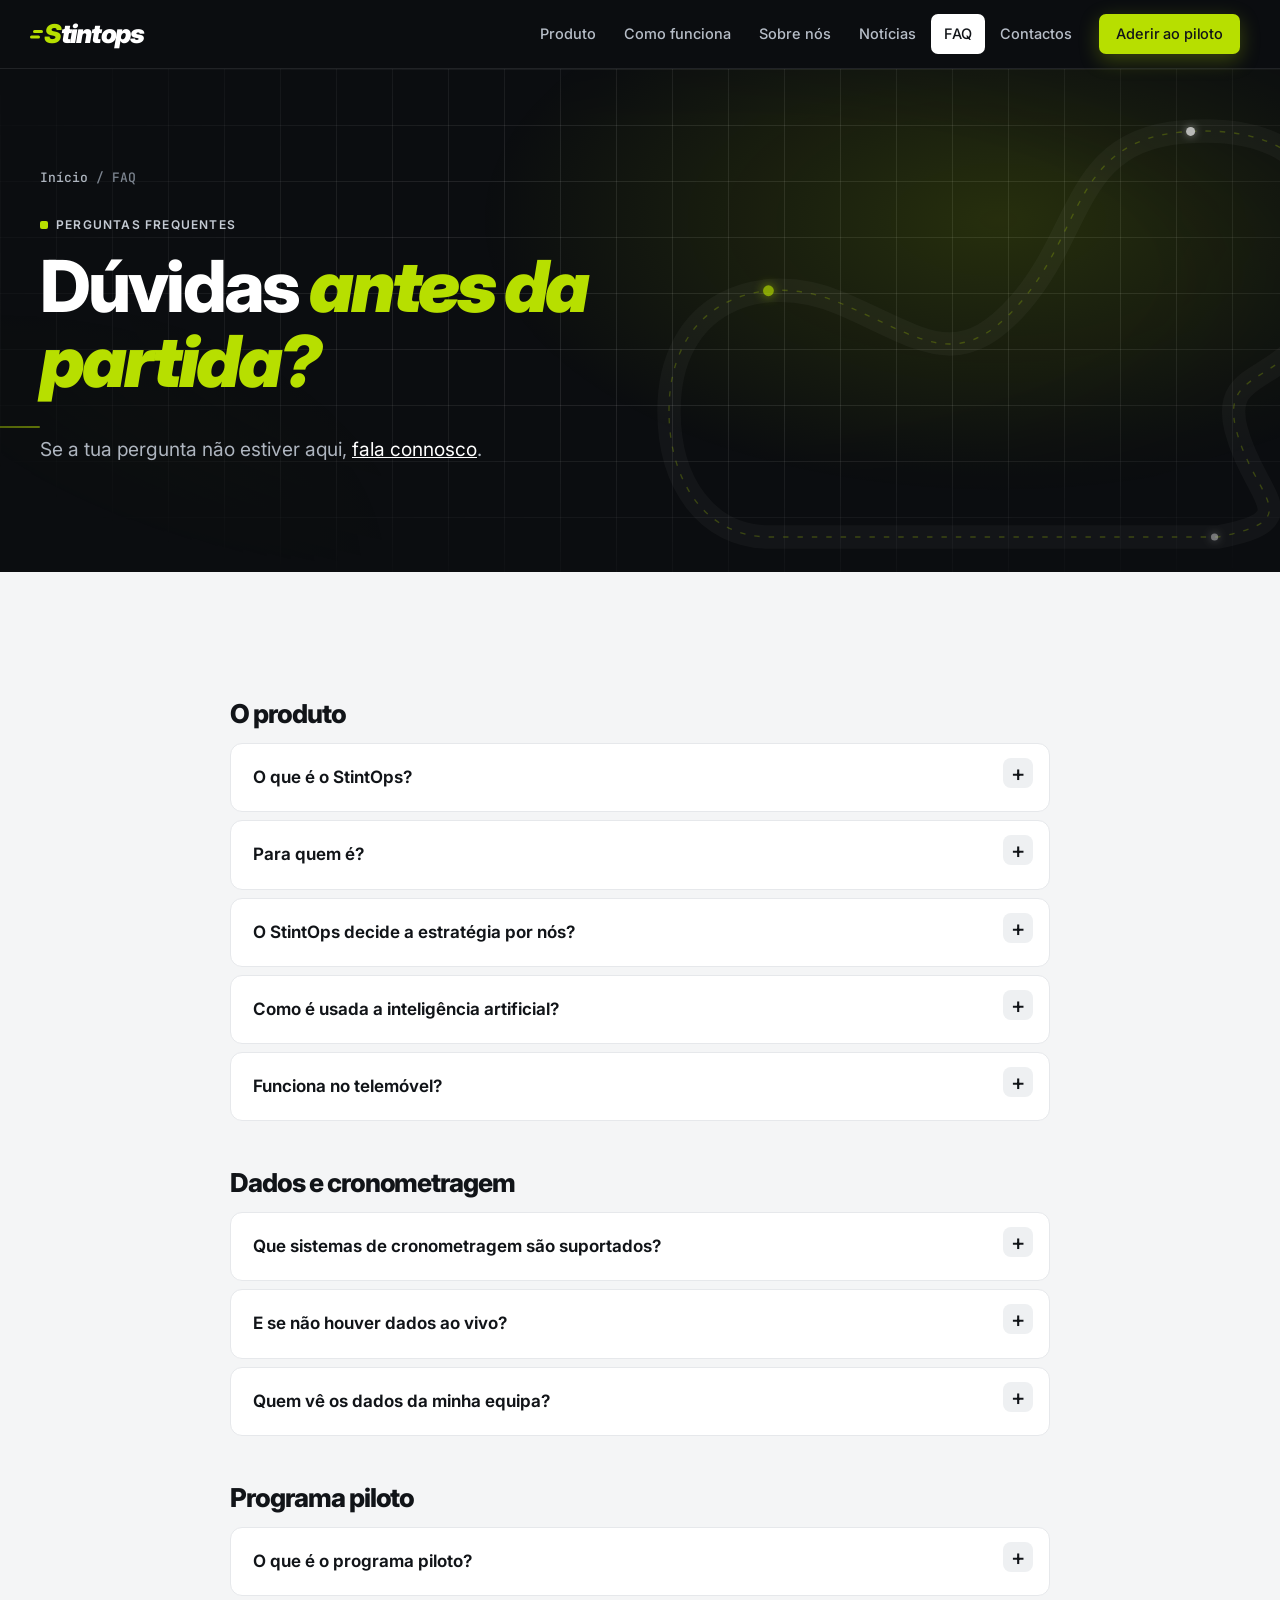
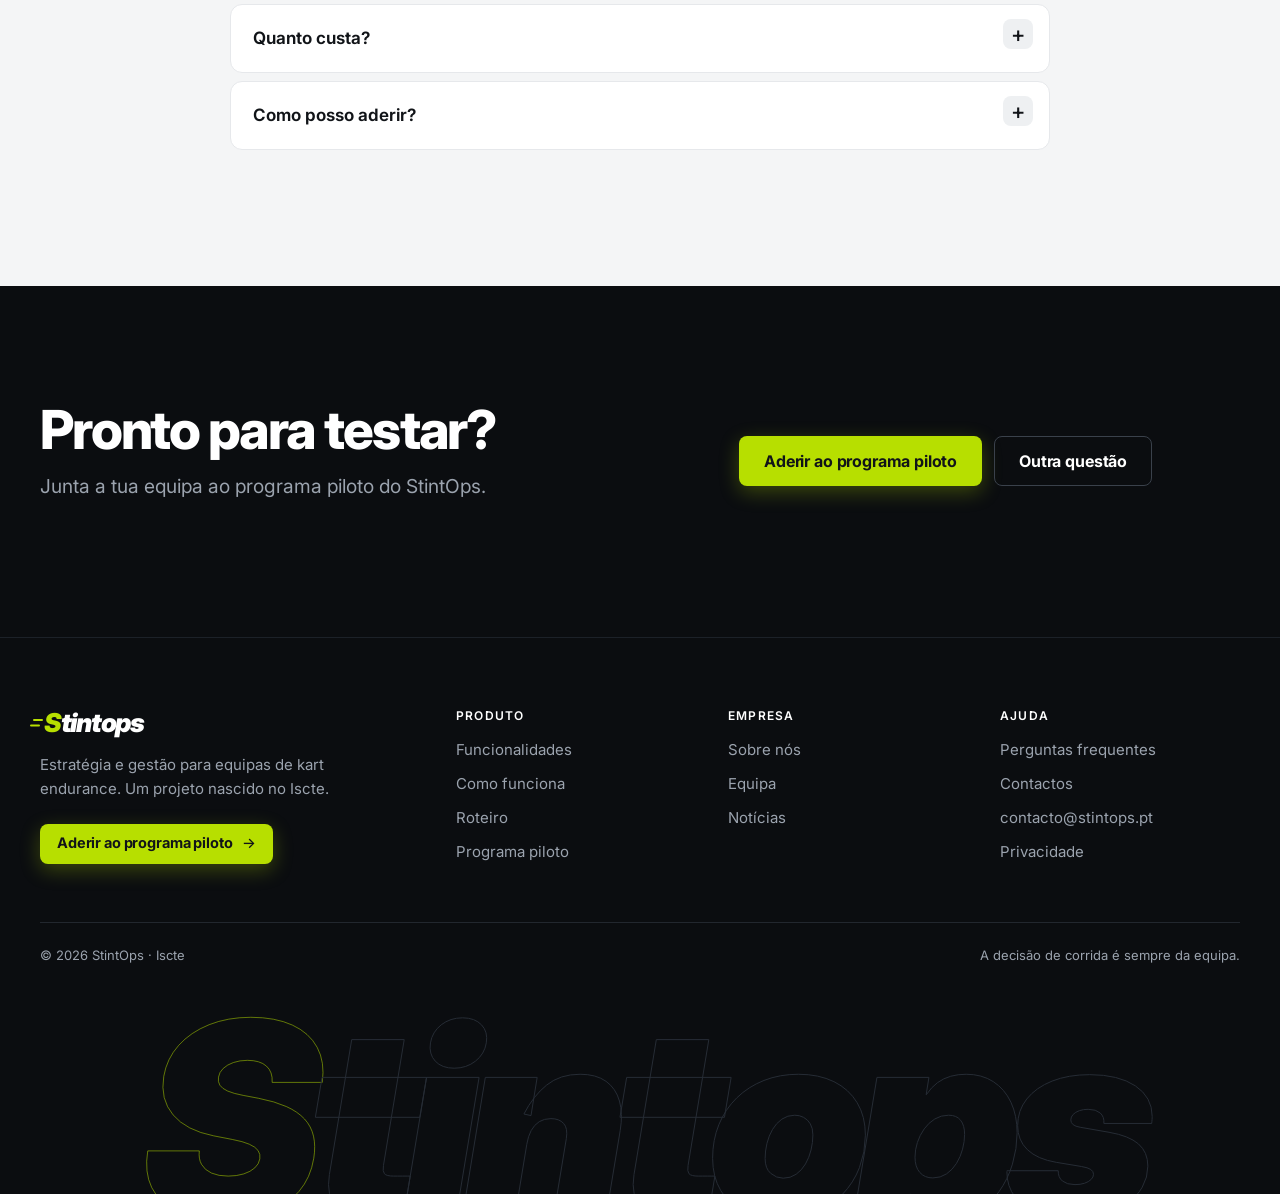
<file: faq.html>
<!doctype html>
<html lang="pt-PT">
<head>
  <meta charset="utf-8">
  <meta name="viewport" content="width=device-width, initial-scale=1">
  <title>Perguntas frequentes — StintOps</title>
  <meta name="description" content="Respostas às perguntas mais comuns sobre o StintOps: para quem é, que cronometragem suporta, como usa a IA, quanto custa e como aderir ao programa piloto.">
  <link rel="canonical" href="https://stintops.pt/faq.html">
  <meta property="og:title" content="Perguntas frequentes — StintOps">
  <meta name="theme-color" content="#0b0d10">
  <link rel="icon" href="assets/img/favicon.svg" type="image/svg+xml">
  <link rel="preconnect" href="https://fonts.googleapis.com">
  <link rel="preconnect" href="https://fonts.gstatic.com" crossorigin>
  <link href="https://fonts.googleapis.com/css2?family=Inter:ital,wght@0,400;0,500;0,600;0,700;0,800;1,800;1,900&family=JetBrains+Mono:wght@500;700&display=swap" rel="stylesheet">
  <link rel="stylesheet" href="assets/css/style.css?v=8">
  <script>document.documentElement.classList.add("js")</script>
</head>
<body>
  <a class="skip" href="#main">Saltar para o conteúdo</a>
  <div id="site-header"></div>

  <main id="main">
    <section class="page-hero">
      <div class="wrap">
        <p class="crumbs"><a href="index.html">Início</a> / FAQ</p>
        <p class="eyebrow">Perguntas frequentes</p>
        <h1>Dúvidas <span class="it">antes da partida?</span></h1>
        <p class="lead">Se a tua pergunta não estiver aqui, <a href="contactos.html">fala connosco</a>.</p>
      </div>
    </section>

    <section>
      <div class="wrap faq">
        <h2>O produto</h2>
        <details>
          <summary>O que é o StintOps?</summary>
          <p>Uma aplicação web de apoio à decisão para equipas de kart endurance. Junta a cronometragem da corrida com os registos da equipa (pilotos, stints, paragens) e compara alternativas de estratégia, explicando os pressupostos de cada uma.</p>
        </details>
        <details>
          <summary>Para quem é?</summary>
          <p>Para equipas de kart endurance, sobretudo para quem gere a estratégia na box: chefes de equipa, pilotos e quem faz a cronometragem e a coordenação durante a prova.</p>
        </details>
        <details>
          <summary>O StintOps decide a estratégia por nós?</summary>
          <p>Não. O StintOps calcula e compara alternativas, verifica-as contra as regras da prova e explica os resultados. A decisão é sempre da equipa, e nada é aplicado sem uma escolha vossa.</p>
        </details>
        <details>
          <summary>Como é usada a inteligência artificial?</summary>
          <p>A IA serve para explicar, em linguagem simples, as alternativas que o StintOps já calculou: que pressupostos usou, que dados faltam e porque é que uma opção parece melhor. A IA não altera os números nem promete resultados.</p>
        </details>
        <details>
          <summary>Funciona no telemóvel?</summary>
          <p>O protótipo é uma aplicação web pensada para portátil ou tablet na box. Abre em qualquer browser, mas uma versão adaptada a telemóvel faz parte do roteiro futuro.</p>
        </details>

        <h2>Dados e cronometragem</h2>
        <details>
          <summary>Que sistemas de cronometragem são suportados?</summary>
          <p>O protótipo recebe os tempos através de um serviço que normaliza dados de cronometragem, com suporte documentado a plataformas como Apex Timing e Speedhive. Outras plataformas estão a ser avaliadas.</p>
        </details>
        <details>
          <summary>E se não houver dados ao vivo?</summary>
          <p>A equipa pode registar a informação manualmente. O StintOps indica sempre a origem de cada valor e avisa quando os dados estão incompletos ou desatualizados.</p>
        </details>
        <details>
          <summary>Quem vê os dados da minha equipa?</summary>
          <p>Apenas os membros autorizados da tua equipa. Os dados de cronometragem só são usados com autorização de quem os disponibiliza e para a finalidade autorizada.</p>
        </details>

        <h2>Programa piloto</h2>
        <details>
          <summary>O que é o programa piloto?</summary>
          <p>É a forma de testarmos o StintOps em provas reais. A tua equipa usa o protótipo numa ou mais provas, com o nosso apoio, e partilha connosco o que funcionou e o que falta.</p>
        </details>
        <details>
          <summary>Quanto custa?</summary>
          <p>A participação no programa piloto não tem custos para as equipas. O modelo comercial do produto ainda está a ser definido.</p>
        </details>
        <details>
          <summary>Como posso aderir?</summary>
          <p>Preenche o <a href="contactos.html#piloto">formulário de adesão</a> com os dados da tua equipa e a prova em que gostavas de testar. Respondemos por email.</p>
        </details>
      </div>
    </section>

    <section class="cta-band dark" aria-labelledby="cta-title">
      <div class="wrap">
        <div>
          <h2 id="cta-title">Pronto para testar?</h2>
          <p class="lead">Junta a tua equipa ao programa piloto do StintOps.</p>
        </div>
        <div class="cta-row">
          <a class="btn btn-primary" href="contactos.html#piloto">Aderir ao programa piloto</a>
          <a class="btn btn-ghost" href="contactos.html">Outra questão</a>
        </div>
      </div>
    </section>
  </main>

  <div id="site-footer"></div>
  <script src="assets/js/main.js?v=8"></script>
</body>
</html>
</file>
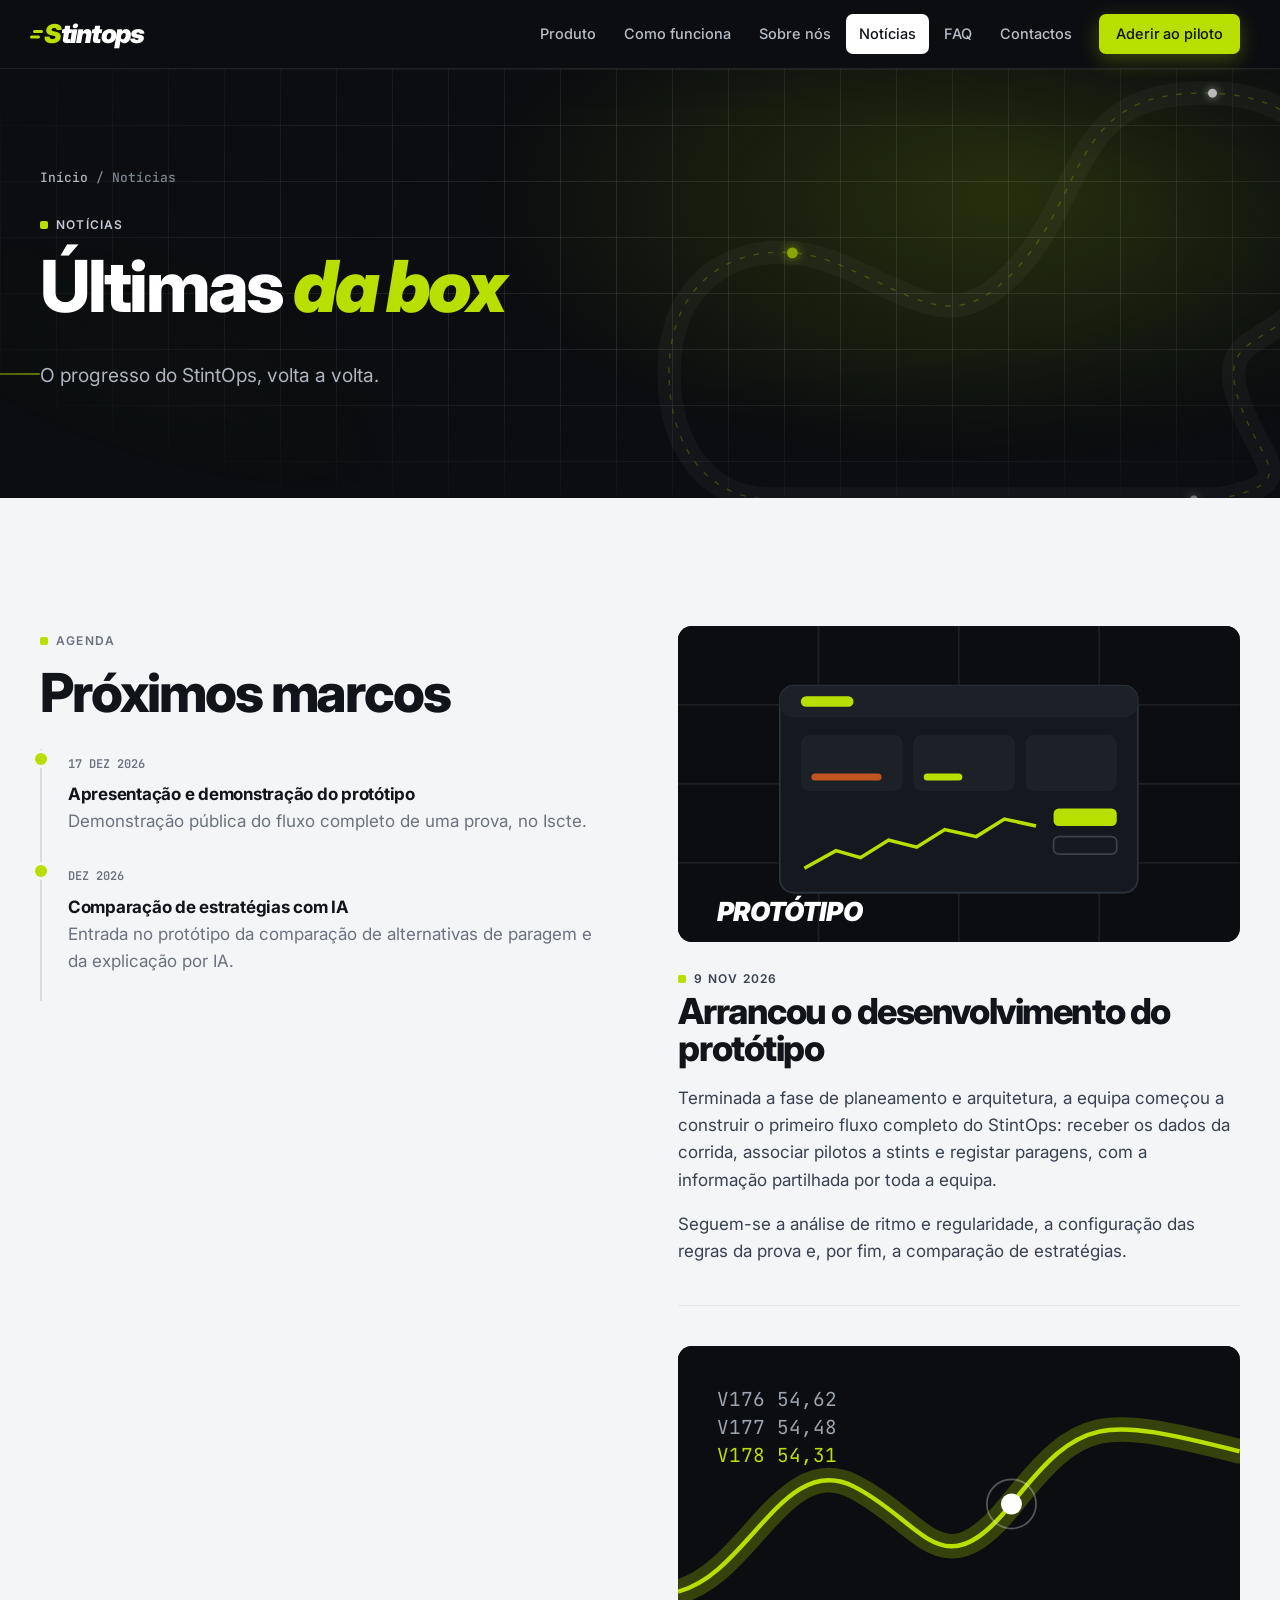
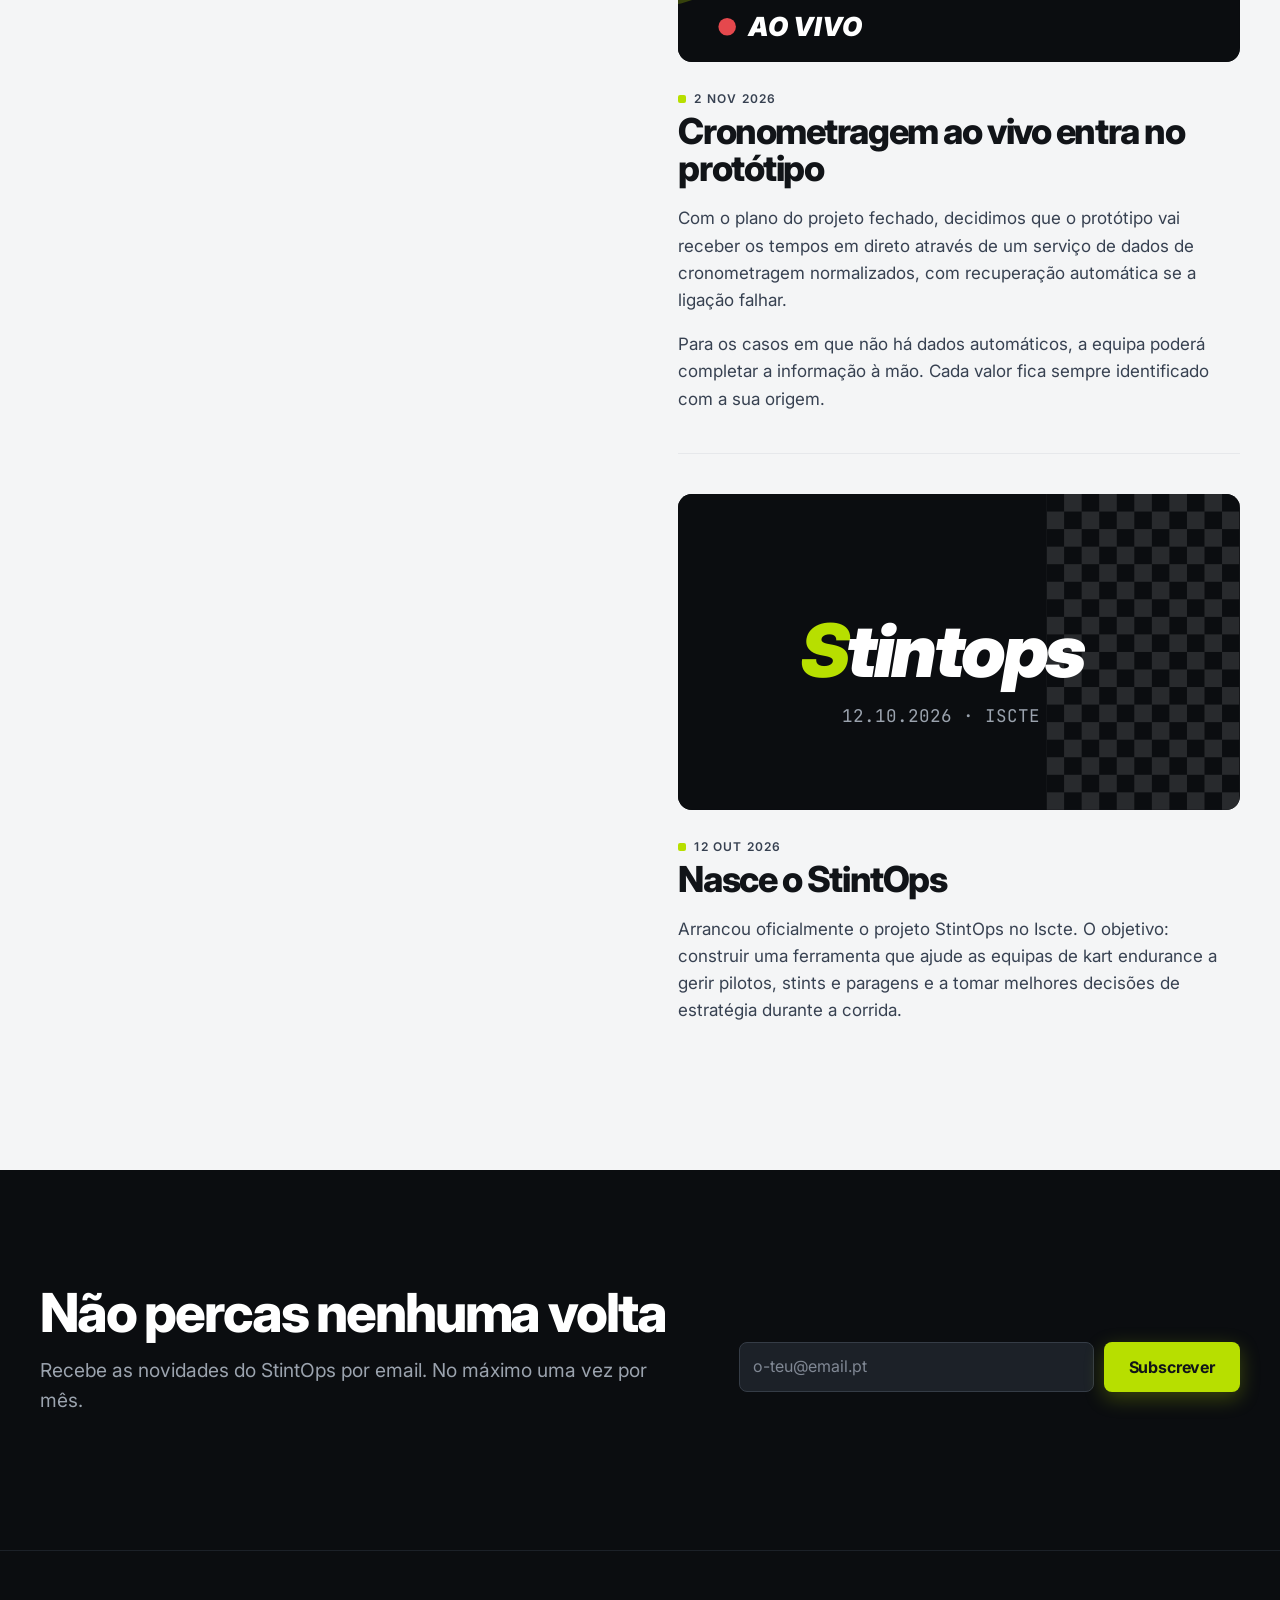
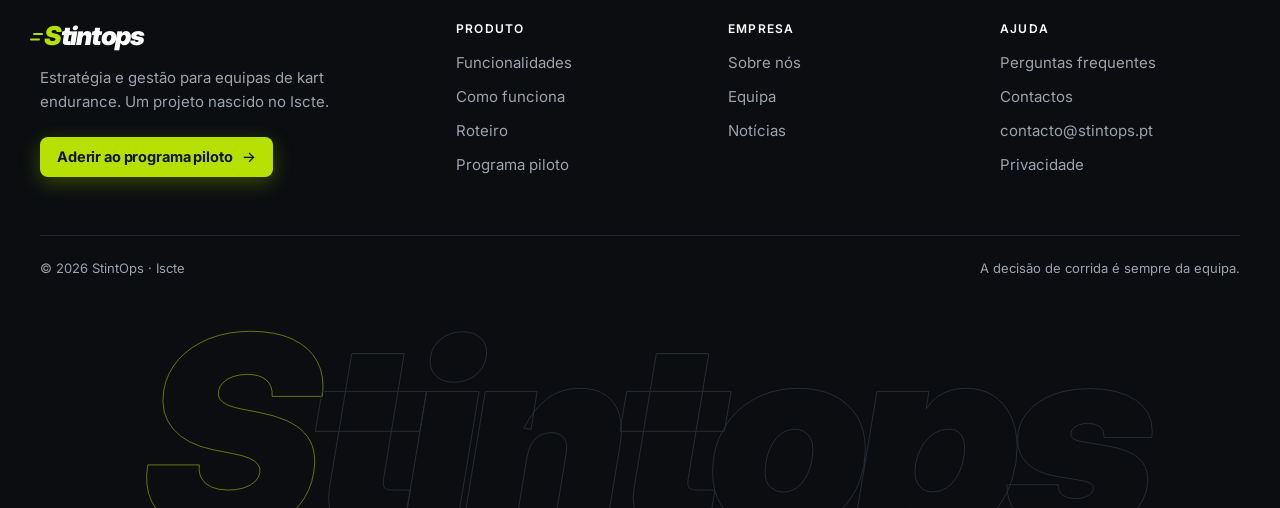
<file: noticias.html>
<!doctype html>
<html lang="pt-PT">
<head>
  <meta charset="utf-8">
  <meta name="viewport" content="width=device-width, initial-scale=1">
  <title>Notícias — StintOps</title>
  <meta name="description" content="Novidades do StintOps: o progresso do protótipo, os marcos do projeto e a agenda de demonstrações.">
  <link rel="canonical" href="https://stintops.pt/noticias.html">
  <meta property="og:title" content="Notícias — StintOps">
  <meta name="theme-color" content="#0b0d10">
  <link rel="icon" href="assets/img/favicon.svg" type="image/svg+xml">
  <link rel="preconnect" href="https://fonts.googleapis.com">
  <link rel="preconnect" href="https://fonts.gstatic.com" crossorigin>
  <link href="https://fonts.googleapis.com/css2?family=Inter:ital,wght@0,400;0,500;0,600;0,700;0,800;1,800;1,900&family=JetBrains+Mono:wght@500;700&display=swap" rel="stylesheet">
  <link rel="stylesheet" href="assets/css/style.css?v=8">
  <script>document.documentElement.classList.add("js")</script>
</head>
<body>
  <a class="skip" href="#main">Saltar para o conteúdo</a>
  <div id="site-header"></div>

  <main id="main">
    <section class="page-hero">
      <div class="wrap">
        <p class="crumbs"><a href="index.html">Início</a> / Notícias</p>
        <p class="eyebrow">Notícias</p>
        <h1>Últimas <span class="it">da box</span></h1>
        <p class="lead">O progresso do StintOps, volta a volta.</p>
      </div>
    </section>

    <section aria-label="Publicações">
      <div class="wrap split">
        <div>
          <p class="eyebrow">Agenda</p>
          <h2>Próximos marcos</h2>
          <ol class="timeline" style="margin-top:28px">
            <li class="next"><time datetime="2026-12-17">17 dez 2026</time><h3>Apresentação e demonstração do protótipo</h3><p>Demonstração pública do fluxo completo de uma prova, no Iscte.</p></li>
            <li class="next"><time datetime="2026-12">dez 2026</time><h3>Comparação de estratégias com IA</h3><p>Entrada no protótipo da comparação de alternativas de paragem e da explicação por IA.</p></li>
          </ol>
        </div>

        <div class="prose">
          <article id="prototipo">
            <div class="post-cover" data-cover="prototipo" style="border-radius:14px;margin-bottom:22px"></div>
            <p class="eyebrow" style="margin-bottom:8px"><time datetime="2026-11-09">9 nov 2026</time></p>
            <h2 style="margin-top:0">Arrancou o desenvolvimento do protótipo</h2>
            <p>Terminada a fase de planeamento e arquitetura, a equipa começou a construir o primeiro fluxo completo do StintOps: receber os dados da corrida, associar pilotos a stints e registar paragens, com a informação partilhada por toda a equipa.</p>
            <p>Seguem-se a análise de ritmo e regularidade, a configuração das regras da prova e, por fim, a comparação de estratégias.</p>
          </article>
          <hr style="border:0;border-top:1px solid var(--line);margin:40px 0">
          <article id="ao-vivo">
            <div class="post-cover" data-cover="aovivo" style="border-radius:14px;margin-bottom:22px"></div>
            <p class="eyebrow" style="margin-bottom:8px"><time datetime="2026-11-02">2 nov 2026</time></p>
            <h2 style="margin-top:0">Cronometragem ao vivo entra no protótipo</h2>
            <p>Com o plano do projeto fechado, decidimos que o protótipo vai receber os tempos em direto através de um serviço de dados de cronometragem normalizados, com recuperação automática se a ligação falhar.</p>
            <p>Para os casos em que não há dados automáticos, a equipa poderá completar a informação à mão. Cada valor fica sempre identificado com a sua origem.</p>
          </article>
          <hr style="border:0;border-top:1px solid var(--line);margin:40px 0">
          <article id="arranque">
            <div class="post-cover" data-cover="arranque" style="border-radius:14px;margin-bottom:22px"></div>
            <p class="eyebrow" style="margin-bottom:8px"><time datetime="2026-10-12">12 out 2026</time></p>
            <h2 style="margin-top:0">Nasce o StintOps</h2>
            <p>Arrancou oficialmente o projeto StintOps no Iscte. O objetivo: construir uma ferramenta que ajude as equipas de kart endurance a gerir pilotos, stints e paragens e a tomar melhores decisões de estratégia durante a corrida.</p>
          </article>
        </div>
      </div>
    </section>

    <section class="cta-band dark" aria-labelledby="cta-title">
      <div class="wrap">
        <div>
          <h2 id="cta-title">Não percas nenhuma volta</h2>
          <p class="lead">Recebe as novidades do StintOps por email. No máximo uma vez por mês.</p>
        </div>
        <form class="newsletter" data-form="newsletter" data-ok="Subscrição registada. Obrigado!" novalidate>
          <label class="sr-only" for="nl-email">Email</label>
          <input id="nl-email" name="email" type="email" placeholder="o-teu@email.pt" required autocomplete="email">
          <input type="hidden" name="tipo" value="newsletter">
          <button class="btn btn-primary" type="submit">Subscrever</button>
          <p class="form-msg" role="status"></p>
        </form>
      </div>
    </section>
  </main>

  <div id="site-footer"></div>
  <script src="assets/js/main.js?v=8"></script>
</body>
</html>
</file>
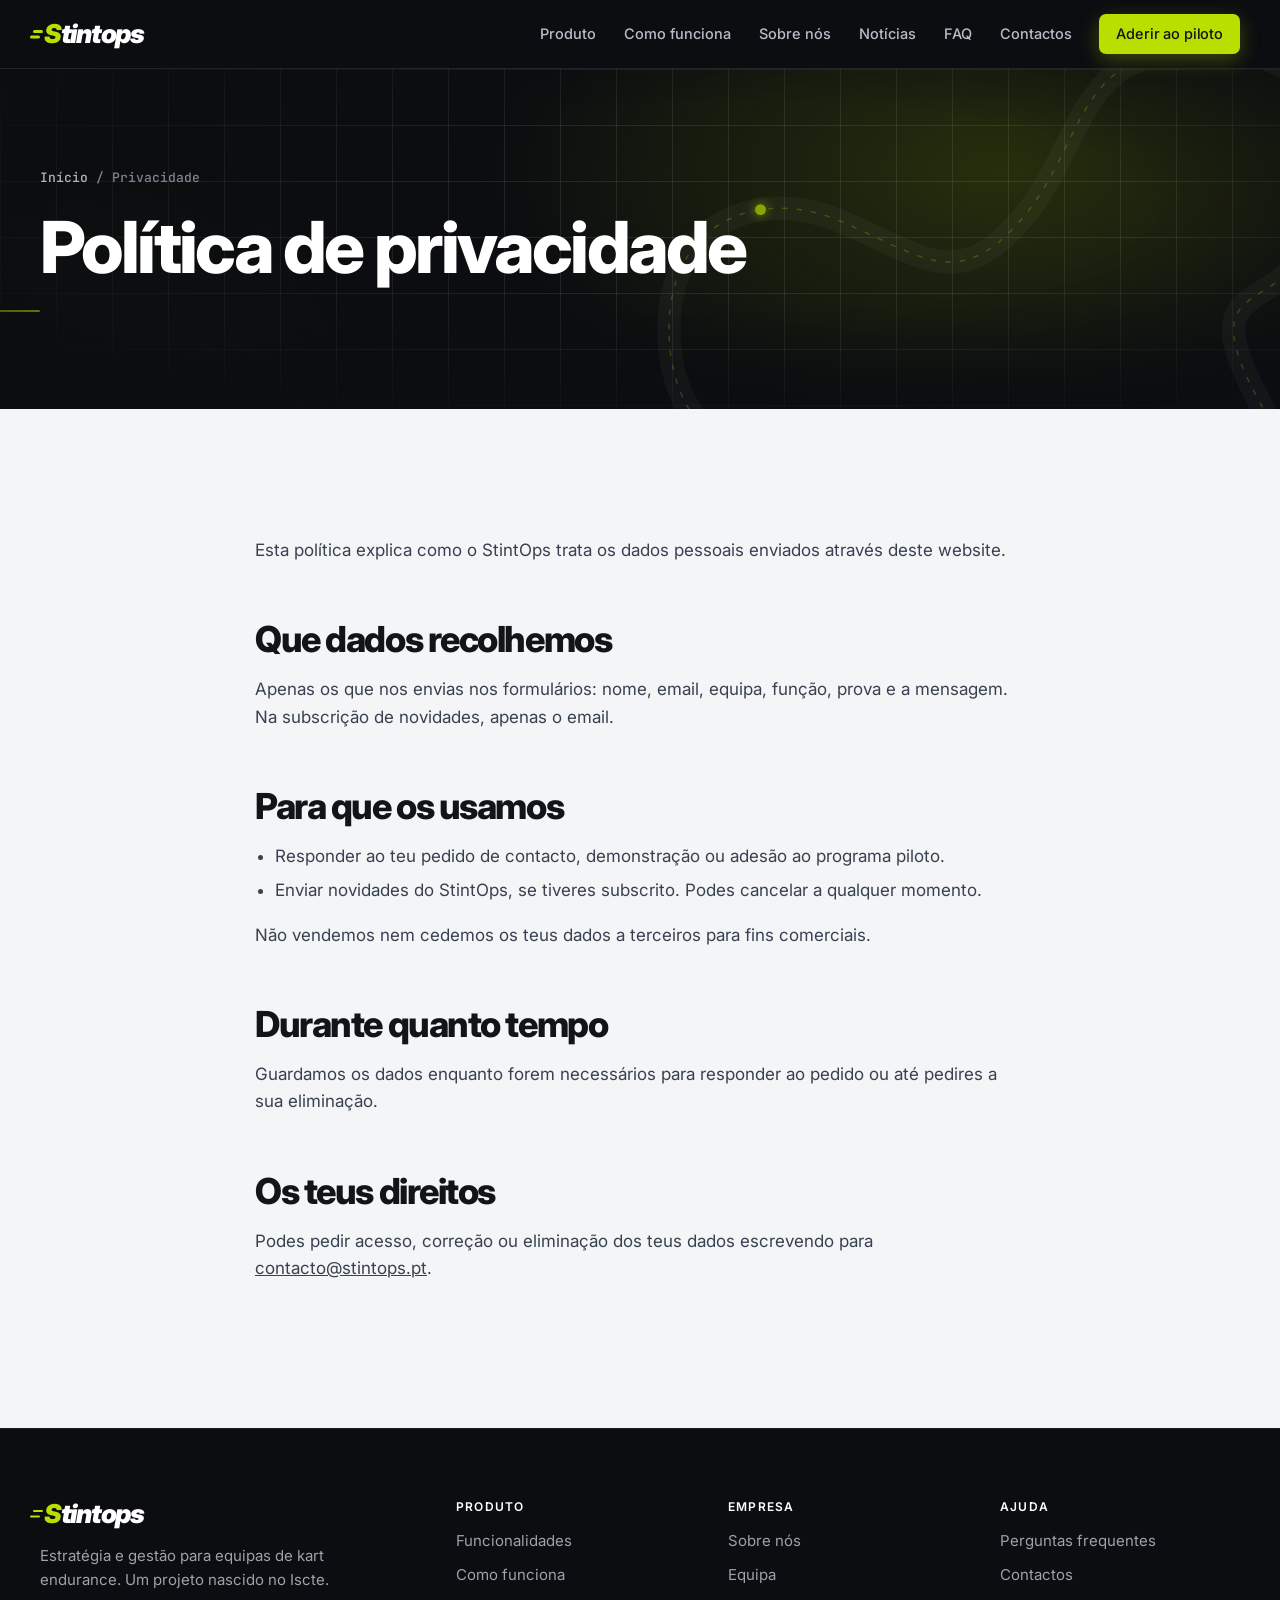
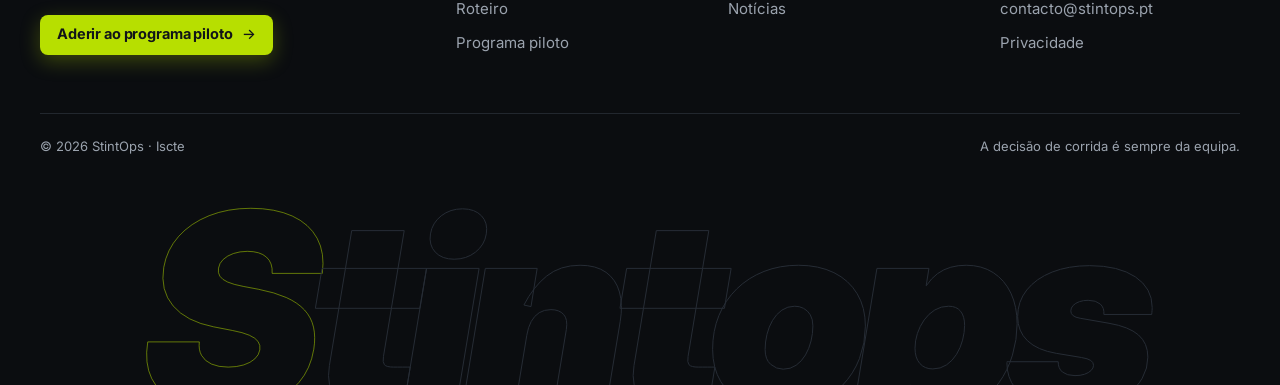
<file: privacidade.html>
<!doctype html>
<html lang="pt-PT">
<head>
  <meta charset="utf-8">
  <meta name="viewport" content="width=device-width, initial-scale=1">
  <title>Privacidade — StintOps</title>
  <meta name="description" content="Como o StintOps trata os dados pessoais enviados através deste website.">
  <meta name="robots" content="noindex">
  <meta name="theme-color" content="#0b0d10">
  <link rel="icon" href="assets/img/favicon.svg" type="image/svg+xml">
  <link rel="preconnect" href="https://fonts.googleapis.com">
  <link rel="preconnect" href="https://fonts.gstatic.com" crossorigin>
  <link href="https://fonts.googleapis.com/css2?family=Inter:ital,wght@0,400;0,500;0,600;0,700;0,800;1,800;1,900&family=JetBrains+Mono:wght@500;700&display=swap" rel="stylesheet">
  <link rel="stylesheet" href="assets/css/style.css?v=8">
  <script>document.documentElement.classList.add("js")</script>
</head>
<body>
  <a class="skip" href="#main">Saltar para o conteúdo</a>
  <div id="site-header"></div>

  <main id="main">
    <section class="page-hero">
      <div class="wrap">
        <p class="crumbs"><a href="index.html">Início</a> / Privacidade</p>
        <h1>Política de privacidade</h1>
      </div>
    </section>
    <section>
      <div class="wrap prose">
        <p>Esta política explica como o StintOps trata os dados pessoais enviados através deste website.</p>
        <h2>Que dados recolhemos</h2>
        <p>Apenas os que nos envias nos formulários: nome, email, equipa, função, prova e a mensagem. Na subscrição de novidades, apenas o email.</p>
        <h2>Para que os usamos</h2>
        <ul>
          <li>Responder ao teu pedido de contacto, demonstração ou adesão ao programa piloto.</li>
          <li>Enviar novidades do StintOps, se tiveres subscrito. Podes cancelar a qualquer momento.</li>
        </ul>
        <p>Não vendemos nem cedemos os teus dados a terceiros para fins comerciais.</p>
        <h2>Durante quanto tempo</h2>
        <p>Guardamos os dados enquanto forem necessários para responder ao pedido ou até pedires a sua eliminação.</p>
        <h2>Os teus direitos</h2>
        <p>Podes pedir acesso, correção ou eliminação dos teus dados escrevendo para <a href="mailto:contacto@stintops.pt">contacto@stintops.pt</a>.</p>
      </div>
    </section>
  </main>

  <div id="site-footer"></div>
  <script src="assets/js/main.js?v=8"></script>
</body>
</html>
</file>
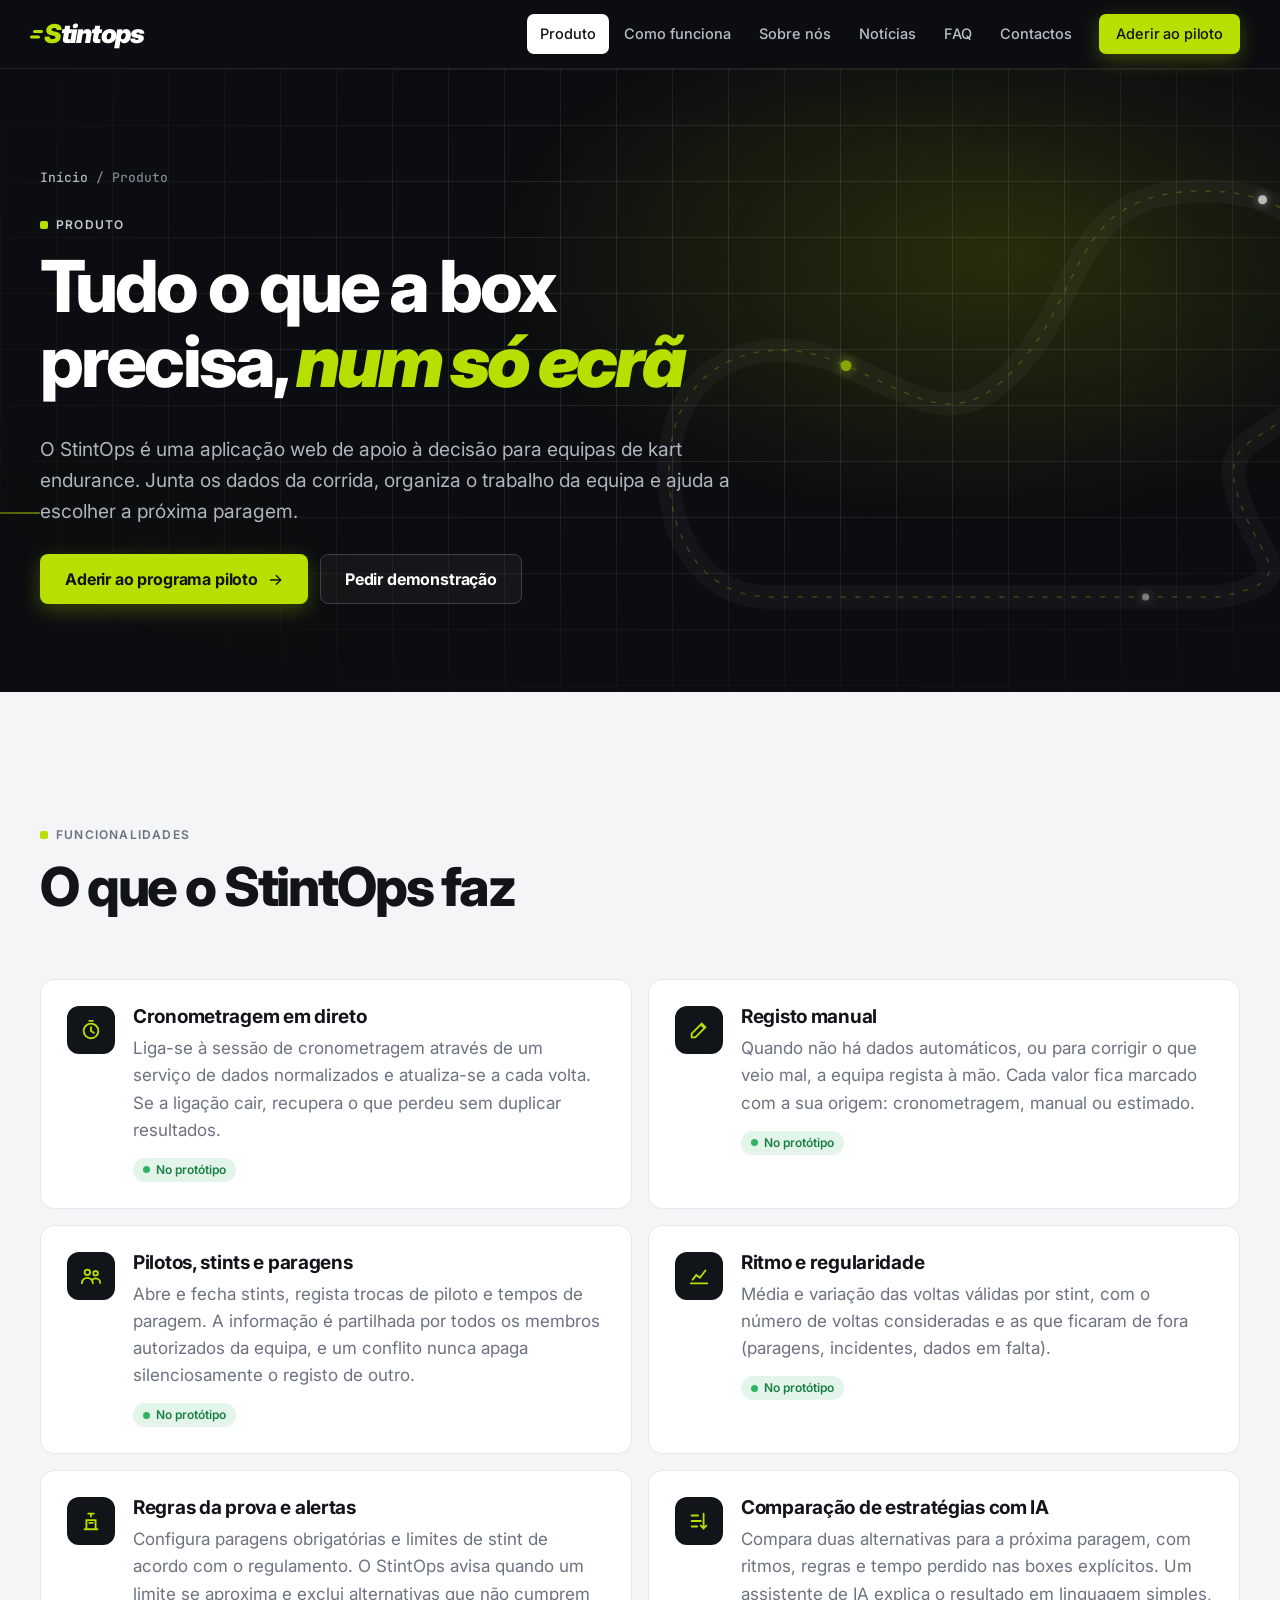
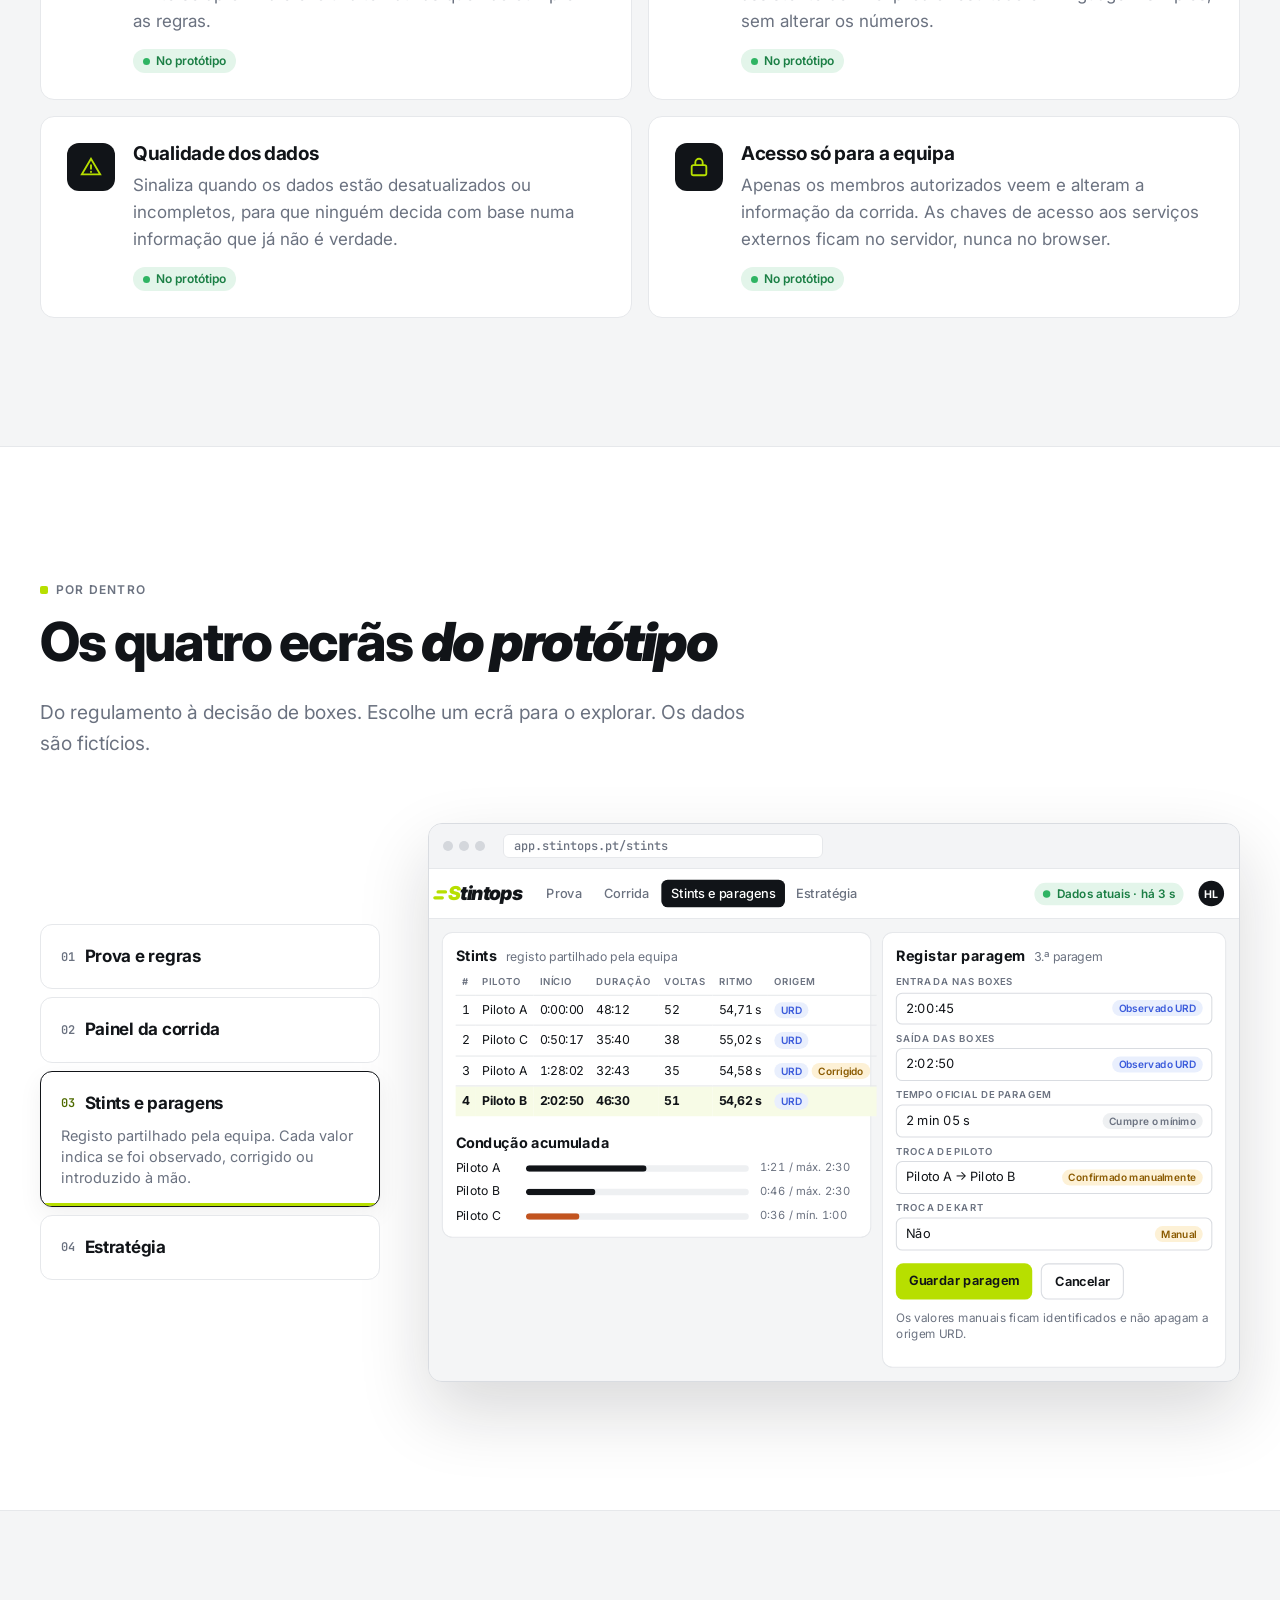
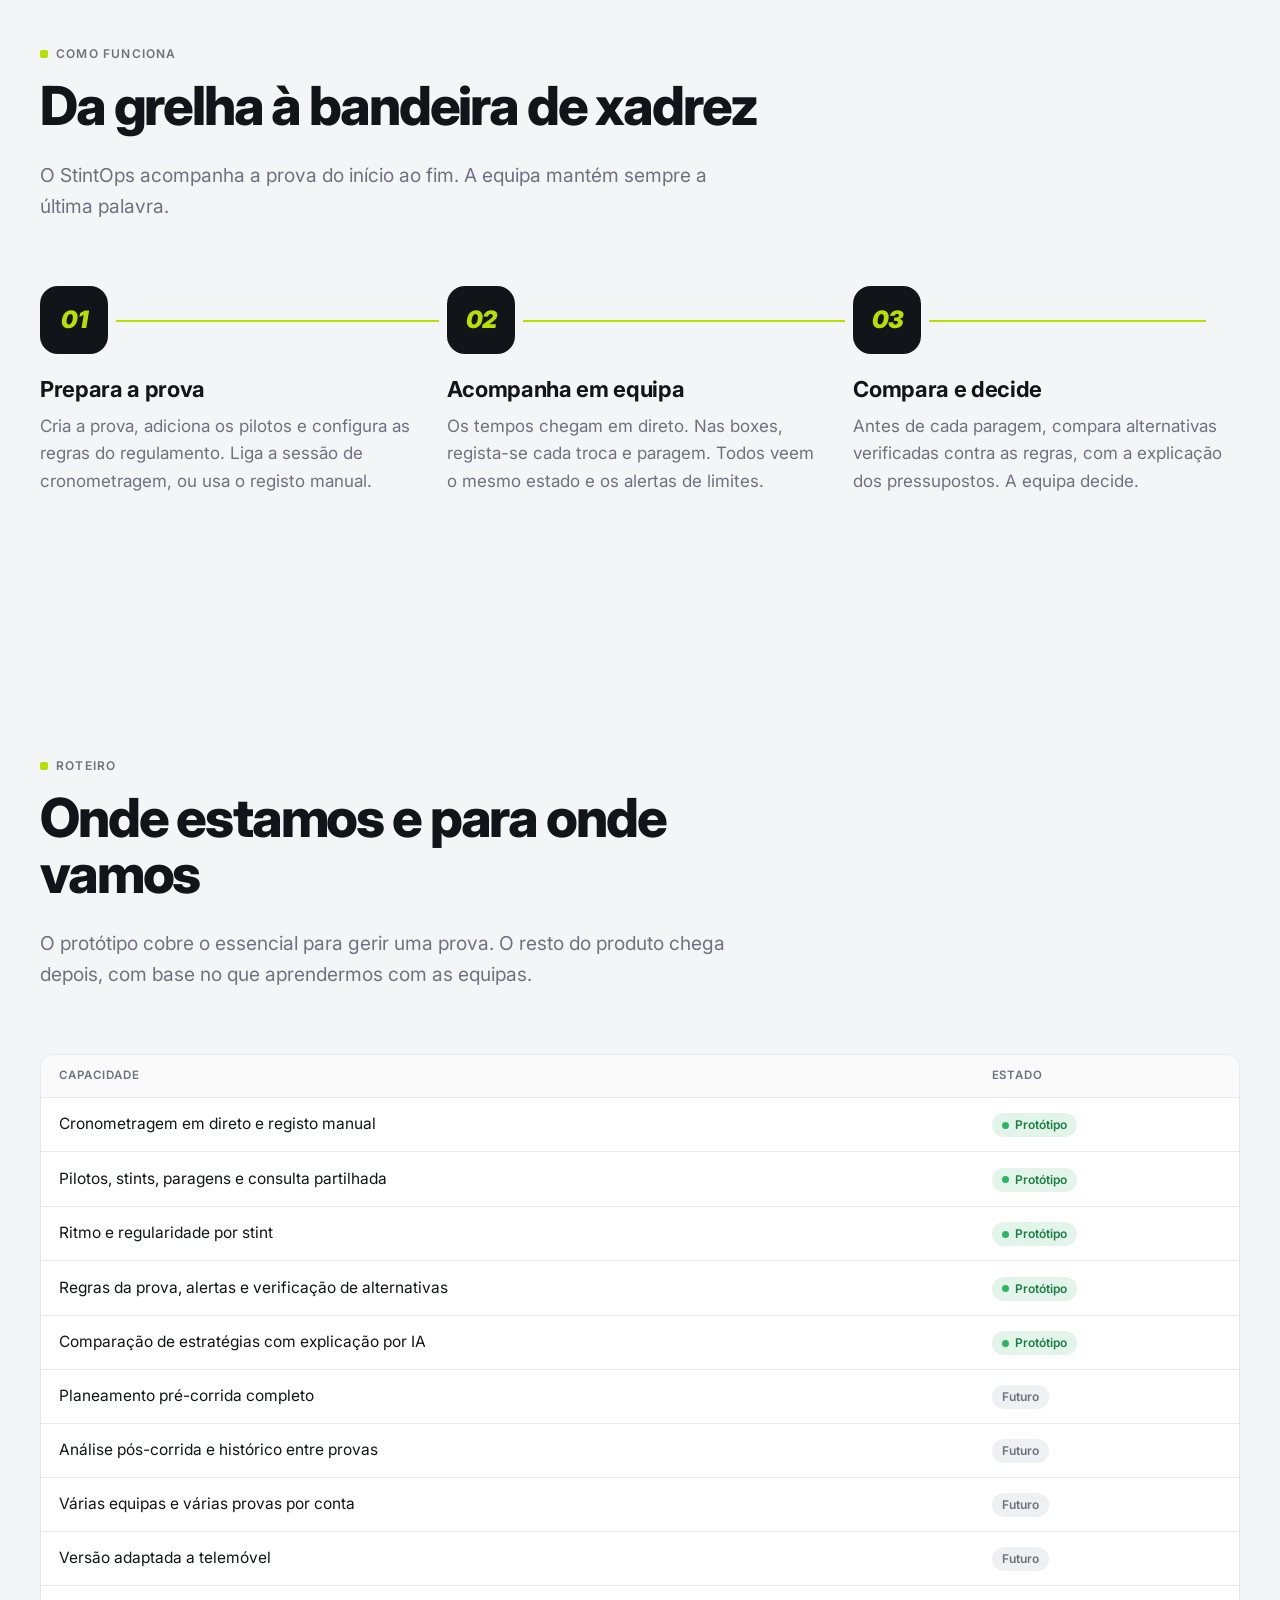
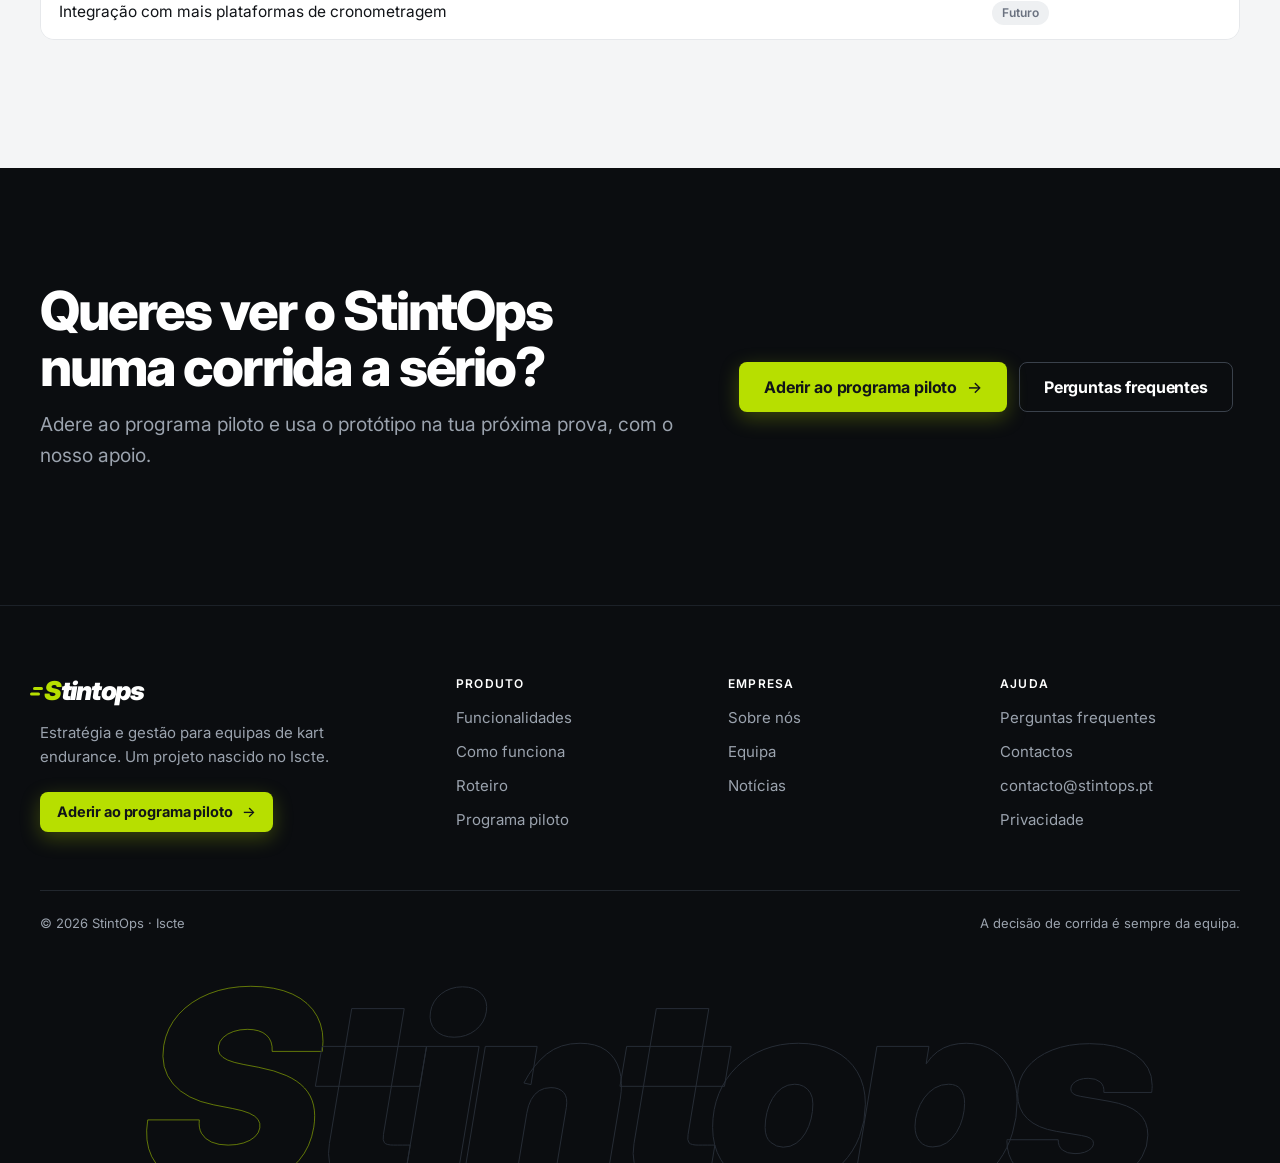
<file: produto.html>
<!doctype html>
<html lang="pt-PT">
<head>
  <meta charset="utf-8">
  <meta name="viewport" content="width=device-width, initial-scale=1">
  <title>Produto — StintOps</title>
  <meta name="description" content="Funcionalidades do StintOps: cronometragem em direto, gestão de pilotos, stints e paragens, ritmo e regularidade, regras da prova e comparação de estratégias explicada.">
  <link rel="canonical" href="https://stintops.pt/produto.html">
  <meta property="og:title" content="Produto — StintOps">
  <meta property="og:description" content="Tudo o que a equipa precisa para gerir uma prova de kart endurance, num só ecrã.">
  <meta name="theme-color" content="#0b0d10">
  <link rel="icon" href="assets/img/favicon.svg" type="image/svg+xml">
  <link rel="preconnect" href="https://fonts.googleapis.com">
  <link rel="preconnect" href="https://fonts.gstatic.com" crossorigin>
  <link href="https://fonts.googleapis.com/css2?family=Inter:ital,wght@0,400;0,500;0,600;0,700;0,800;1,800;1,900&family=JetBrains+Mono:wght@500;700&display=swap" rel="stylesheet">
  <link rel="stylesheet" href="assets/css/style.css?v=8">
  <script>document.documentElement.classList.add("js")</script>
</head>
<body>
  <a class="skip" href="#main">Saltar para o conteúdo</a>
  <div id="site-header"></div>

  <main id="main">
    <section class="page-hero">
      <div class="wrap">
        <p class="crumbs"><a href="index.html">Início</a> / Produto</p>
        <p class="eyebrow">Produto</p>
        <h1>Tudo o que a box precisa, <span class="it">num só ecrã</span></h1>
        <p class="lead">O StintOps é uma aplicação web de apoio à decisão para equipas de kart endurance. Junta os dados da corrida, organiza o trabalho da equipa e ajuda a escolher a próxima paragem.</p>
        <div class="cta-row" style="margin-top:28px">
          <a class="btn btn-primary arrow" href="contactos.html#piloto">Aderir ao programa piloto</a>
          <a class="btn btn-ghost" href="contactos.html#demo">Pedir demonstração</a>
        </div>
      </div>
    </section>

    <section aria-labelledby="func-title">
      <div class="wrap">
        <div class="section-head">
          <p class="eyebrow">Funcionalidades</p>
          <h2 id="func-title">O que o StintOps faz</h2>
        </div>
        <div class="features">
          <article class="feature">
            <div class="ico"><svg viewBox="0 0 24 24" fill="none" stroke="currentColor" stroke-width="2" stroke-linecap="round"><circle cx="12" cy="13" r="8"/><path d="M12 9v4l3 2M10 2h4"/></svg></div>
            <div>
              <h3>Cronometragem em direto</h3>
              <p>Liga-se à sessão de cronometragem através de um serviço de dados normalizados e atualiza-se a cada volta. Se a ligação cair, recupera o que perdeu sem duplicar resultados.</p>
              <span class="pill green">No protótipo</span>
            </div>
          </article>
          <article class="feature">
            <div class="ico"><svg viewBox="0 0 24 24" fill="none" stroke="currentColor" stroke-width="2" stroke-linecap="round"><path d="M4 20h4L19 9l-4-4L4 16v4zM14 6l4 4"/></svg></div>
            <div>
              <h3>Registo manual</h3>
              <p>Quando não há dados automáticos, ou para corrigir o que veio mal, a equipa regista à mão. Cada valor fica marcado com a sua origem: cronometragem, manual ou estimado.</p>
              <span class="pill green">No protótipo</span>
            </div>
          </article>
          <article class="feature">
            <div class="ico"><svg viewBox="0 0 24 24" fill="none" stroke="currentColor" stroke-width="2" stroke-linecap="round"><circle cx="8" cy="8" r="3"/><circle cx="17" cy="9" r="2.5"/><path d="M2 20c0-3.3 2.7-6 6-6s6 2.7 6 6M14 15.5c.9-.6 1.9-1 3-1 2.8 0 5 2.2 5 5"/></svg></div>
            <div>
              <h3>Pilotos, stints e paragens</h3>
              <p>Abre e fecha stints, regista trocas de piloto e tempos de paragem. A informação é partilhada por todos os membros autorizados da equipa, e um conflito nunca apaga silenciosamente o registo de outro.</p>
              <span class="pill green">No protótipo</span>
            </div>
          </article>
          <article class="feature">
            <div class="ico"><svg viewBox="0 0 24 24" fill="none" stroke="currentColor" stroke-width="2" stroke-linecap="round"><path d="M3 20h18M5 16l4-5 4 3 6-8"/></svg></div>
            <div>
              <h3>Ritmo e regularidade</h3>
              <p>Média e variação das voltas válidas por stint, com o número de voltas consideradas e as que ficaram de fora (paragens, incidentes, dados em falta).</p>
              <span class="pill green">No protótipo</span>
            </div>
          </article>
          <article class="feature">
            <div class="ico"><svg viewBox="0 0 24 24" fill="none" stroke="currentColor" stroke-width="2" stroke-linecap="round"><path d="M9 4h6M12 4v3M5 21h14M7 21V11h10v10M10 14h4"/></svg></div>
            <div>
              <h3>Regras da prova e alertas</h3>
              <p>Configura paragens obrigatórias e limites de stint de acordo com o regulamento. O StintOps avisa quando um limite se aproxima e exclui alternativas que não cumprem as regras.</p>
              <span class="pill green">No protótipo</span>
            </div>
          </article>
          <article class="feature">
            <div class="ico"><svg viewBox="0 0 24 24" fill="none" stroke="currentColor" stroke-width="2" stroke-linecap="round"><path d="M4 6h7M4 12h10M4 18h6M17 4v16M14 17l3 3 3-3"/></svg></div>
            <div>
              <h3>Comparação de estratégias com IA</h3>
              <p>Compara duas alternativas para a próxima paragem, com ritmos, regras e tempo perdido nas boxes explícitos. Um assistente de IA explica o resultado em linguagem simples, sem alterar os números.</p>
              <span class="pill green">No protótipo</span>
            </div>
          </article>
          <article class="feature">
            <div class="ico"><svg viewBox="0 0 24 24" fill="none" stroke="currentColor" stroke-width="2" stroke-linecap="round"><path d="M12 3 2 20h20L12 3zM12 10v4M12 17v.5"/></svg></div>
            <div>
              <h3>Qualidade dos dados</h3>
              <p>Sinaliza quando os dados estão desatualizados ou incompletos, para que ninguém decida com base numa informação que já não é verdade.</p>
              <span class="pill green">No protótipo</span>
            </div>
          </article>
          <article class="feature">
            <div class="ico"><svg viewBox="0 0 24 24" fill="none" stroke="currentColor" stroke-width="2" stroke-linecap="round"><rect x="4" y="10" width="16" height="11" rx="2"/><path d="M8 10V7a4 4 0 0 1 8 0v3"/></svg></div>
            <div>
              <h3>Acesso só para a equipa</h3>
              <p>Apenas os membros autorizados veem e alteram a informação da corrida. As chaves de acesso aos serviços externos ficam no servidor, nunca no browser.</p>
              <span class="pill green">No protótipo</span>
            </div>
          </article>
        </div>
      </div>
    </section>

    <section class="band" id="por-dentro" aria-labelledby="ecras-title">
      <div class="wrap">
        <div class="section-head">
          <p class="eyebrow">Por dentro</p>
          <h2 id="ecras-title">Os quatro ecrãs <span class="it">do protótipo</span></h2>
          <p class="lead">Do regulamento à decisão de boxes. Escolhe um ecrã para o explorar. Os dados são fictícios.</p>
        </div>
        <div class="tour" data-tour>
          <div class="tour-tabs" role="tablist" aria-label="Ecrãs da aplicação">
            <button class="tour-tab" role="tab" data-slug="prova"><b><em>01</em> Prova e regras</b><span>Duração, paragens obrigatórias, limites de stint e de condução. Liga a sessão de cronometragem ou usa um replay de teste.</span><i></i></button>
            <button class="tour-tab" role="tab" data-slug="corrida"><b><em>02</em> Painel da corrida</b><span>Tempo restante, stint atual face ao limite, ritmo e regularidade, e alertas do que falta cumprir.</span><i></i></button>
            <button class="tour-tab" role="tab" data-slug="stints"><b><em>03</em> Stints e paragens</b><span>Registo partilhado pela equipa. Cada valor indica se foi observado, corrigido ou introduzido à mão.</span><i></i></button>
            <button class="tour-tab" role="tab" data-slug="estrategia"><b><em>04</em> Estratégia</b><span>Alternativas verificadas contra as regras, explicação por IA e a decisão final nas mãos da equipa.</span><i></i></button>
          </div>
          <div>
            <div class="browser">
              <div class="browser-bar"><i></i><i></i><i></i><span data-url>app.stintops.pt/prova</span></div>
              <div class="tour-screens">
                <div data-screen="prova" role="img" aria-label="Ecrã Prova: regras da prova, ligação à cronometragem e pilotos da equipa"></div>
                <div data-screen="corrida" data-live role="img" aria-label="Ecrã Corrida: tempo restante, stint atual, paragens, ritmo e alertas"></div>
                <div data-screen="stints" role="img" aria-label="Ecrã Stints e paragens: tabela de stints, condução acumulada e registo de paragem"></div>
                <div data-screen="estrategia" role="img" aria-label="Ecrã Estratégia: pressupostos, alternativas A e B e explicação por IA"></div>
              </div>
            </div>
            <p class="tour-caption"></p>
          </div>
        </div>
      </div>
    </section>

    <section id="como-funciona" aria-labelledby="como-title">
      <div class="wrap">
        <div class="section-head">
          <p class="eyebrow">Como funciona</p>
          <h2 id="como-title">Da grelha à bandeira de xadrez</h2>
          <p class="lead">O StintOps acompanha a prova do início ao fim. A equipa mantém sempre a última palavra.</p>
        </div>
        <div class="steps">
          <div class="step">
            <h3>Prepara a prova</h3>
            <p>Cria a prova, adiciona os pilotos e configura as regras do regulamento. Liga a sessão de cronometragem, ou usa o registo manual.</p>
          </div>
          <div class="step">
            <h3>Acompanha em equipa</h3>
            <p>Os tempos chegam em direto. Nas boxes, regista-se cada troca e paragem. Todos veem o mesmo estado e os alertas de limites.</p>
          </div>
          <div class="step">
            <h3>Compara e decide</h3>
            <p>Antes de cada paragem, compara alternativas verificadas contra as regras, com a explicação dos pressupostos. A equipa decide.</p>
          </div>
        </div>
      </div>
    </section>

    <section id="roteiro" aria-labelledby="roteiro-title">
      <div class="wrap">
        <div class="section-head">
          <p class="eyebrow">Roteiro</p>
          <h2 id="roteiro-title">Onde estamos e para onde vamos</h2>
          <p class="lead">O protótipo cobre o essencial para gerir uma prova. O resto do produto chega depois, com base no que aprendermos com as equipas.</p>
        </div>
        <div class="table-scroll">
          <table class="compare">
            <thead><tr><th>Capacidade</th><th>Estado</th></tr></thead>
            <tbody>
              <tr><td>Cronometragem em direto e registo manual</td><td><span class="pill green">Protótipo</span></td></tr>
              <tr><td>Pilotos, stints, paragens e consulta partilhada</td><td><span class="pill green">Protótipo</span></td></tr>
              <tr><td>Ritmo e regularidade por stint</td><td><span class="pill green">Protótipo</span></td></tr>
              <tr><td>Regras da prova, alertas e verificação de alternativas</td><td><span class="pill green">Protótipo</span></td></tr>
              <tr><td>Comparação de estratégias com explicação por IA</td><td><span class="pill green">Protótipo</span></td></tr>
              <tr><td>Planeamento pré-corrida completo</td><td><span class="pill">Futuro</span></td></tr>
              <tr><td>Análise pós-corrida e histórico entre provas</td><td><span class="pill">Futuro</span></td></tr>
              <tr><td>Várias equipas e várias provas por conta</td><td><span class="pill">Futuro</span></td></tr>
              <tr><td>Versão adaptada a telemóvel</td><td><span class="pill">Futuro</span></td></tr>
              <tr><td>Integração com mais plataformas de cronometragem</td><td><span class="pill">Futuro</span></td></tr>
            </tbody>
          </table>
        </div>
      </div>
    </section>

    <section class="cta-band dark" aria-labelledby="cta-title">
      <div class="wrap">
        <div>
          <h2 id="cta-title">Queres ver o StintOps numa corrida a sério?</h2>
          <p class="lead">Adere ao programa piloto e usa o protótipo na tua próxima prova, com o nosso apoio.</p>
        </div>
        <div class="cta-row">
          <a class="btn btn-primary arrow" href="contactos.html#piloto">Aderir ao programa piloto</a>
          <a class="btn btn-ghost" href="faq.html">Perguntas frequentes</a>
        </div>
      </div>
    </section>
  </main>

  <div id="site-footer"></div>
  <script src="assets/js/main.js?v=8"></script>
</body>
</html>
</file>
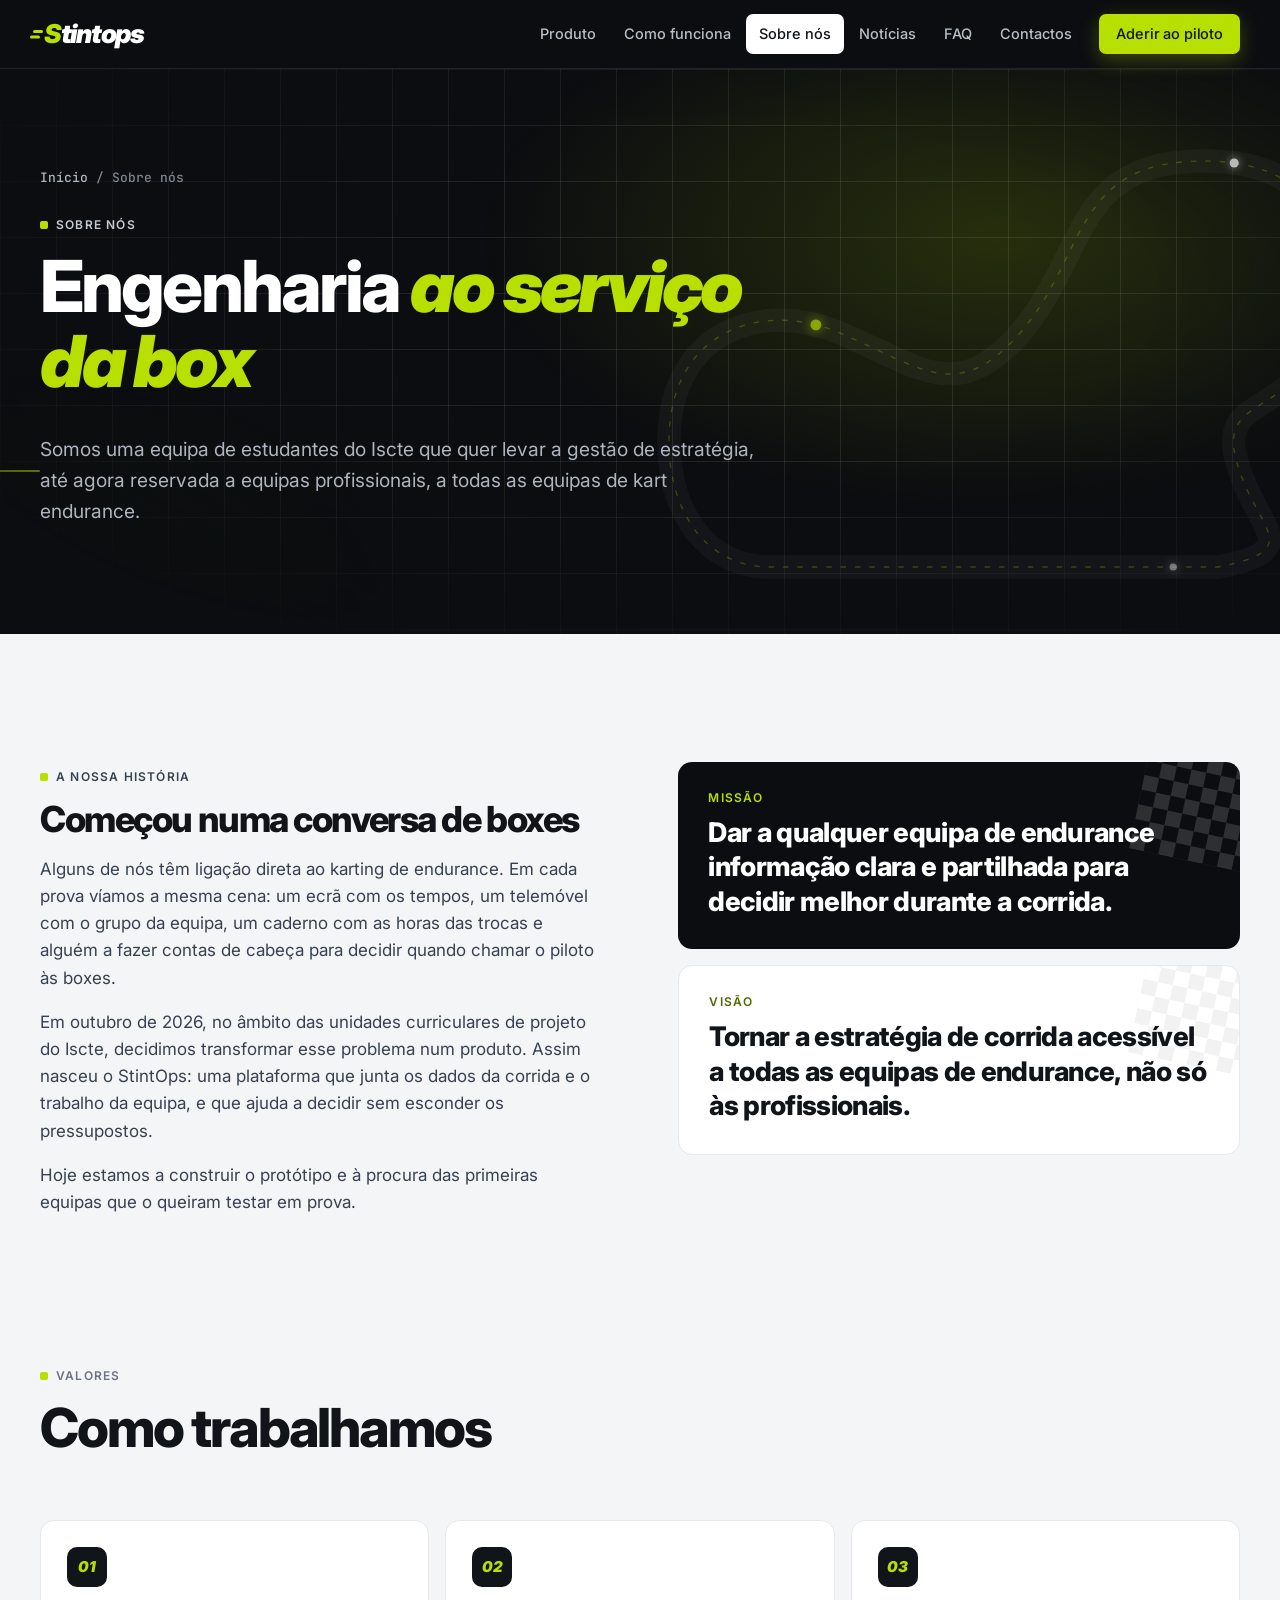
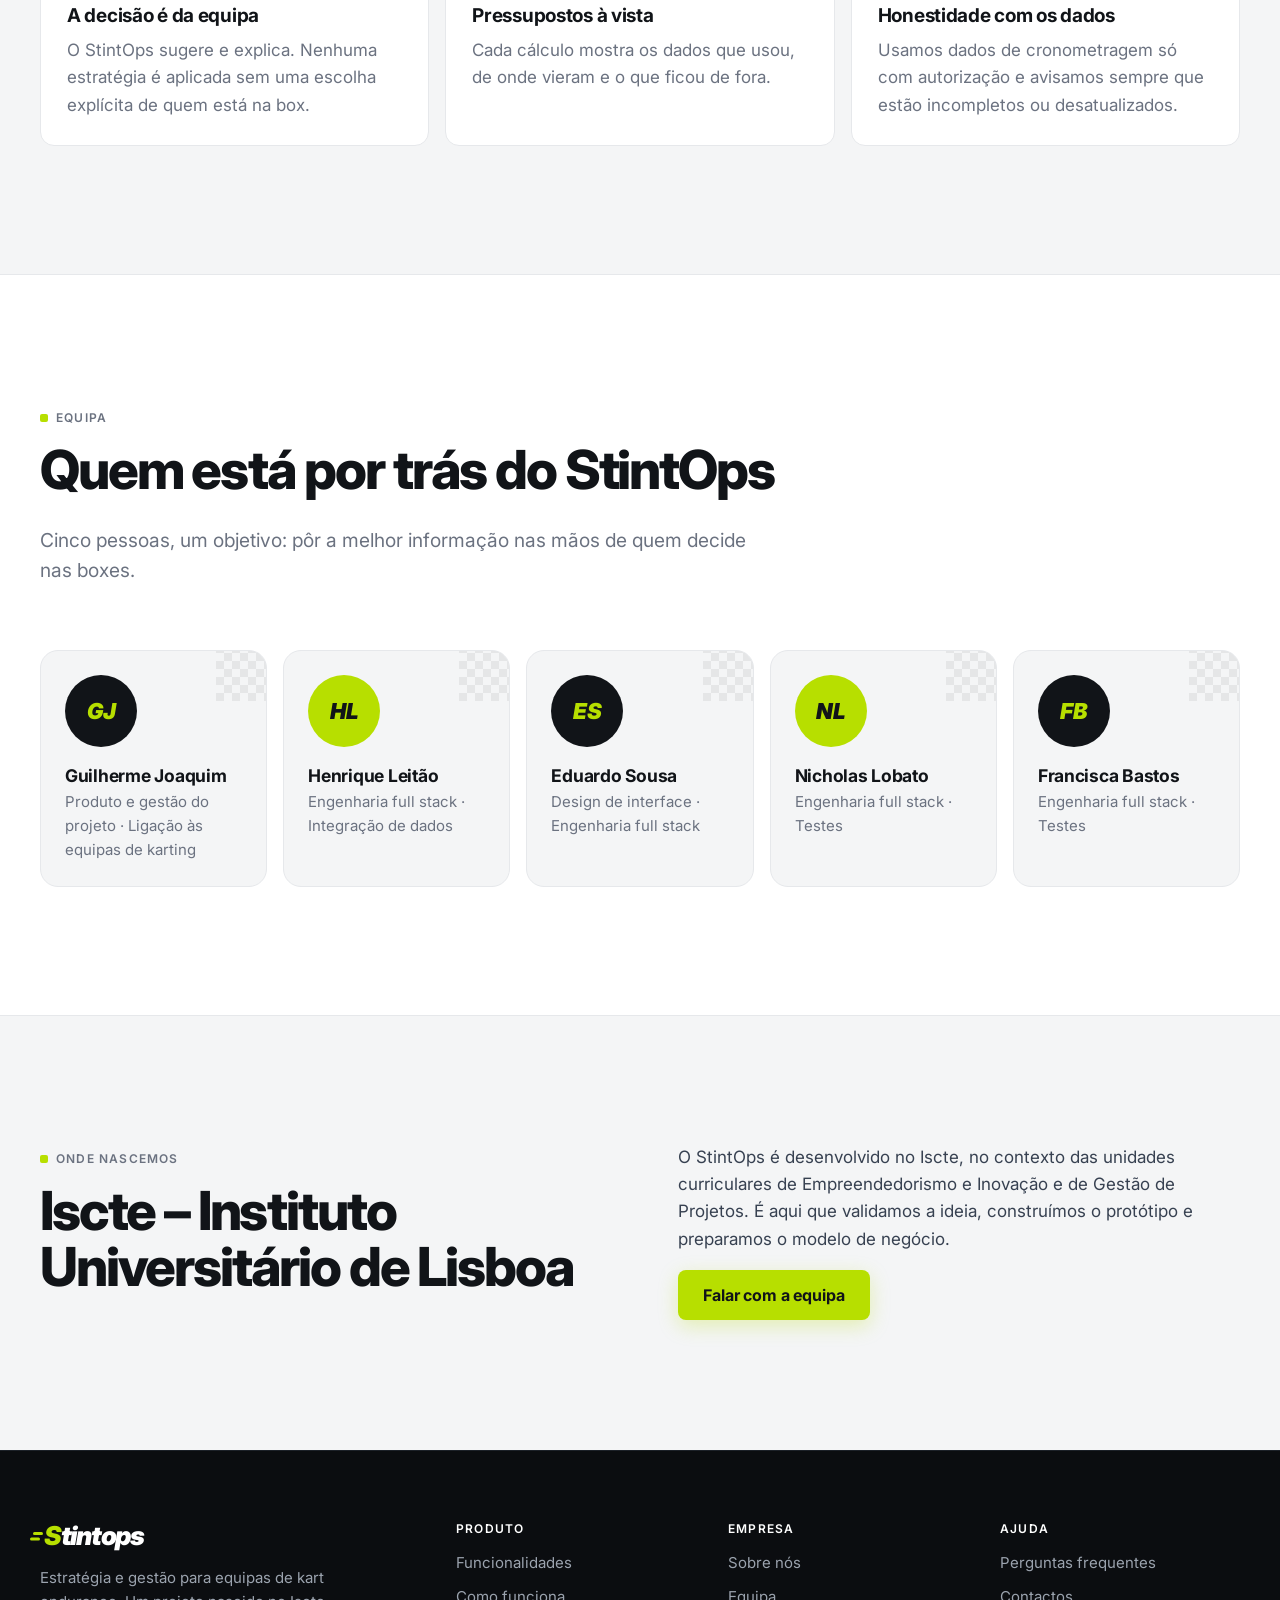
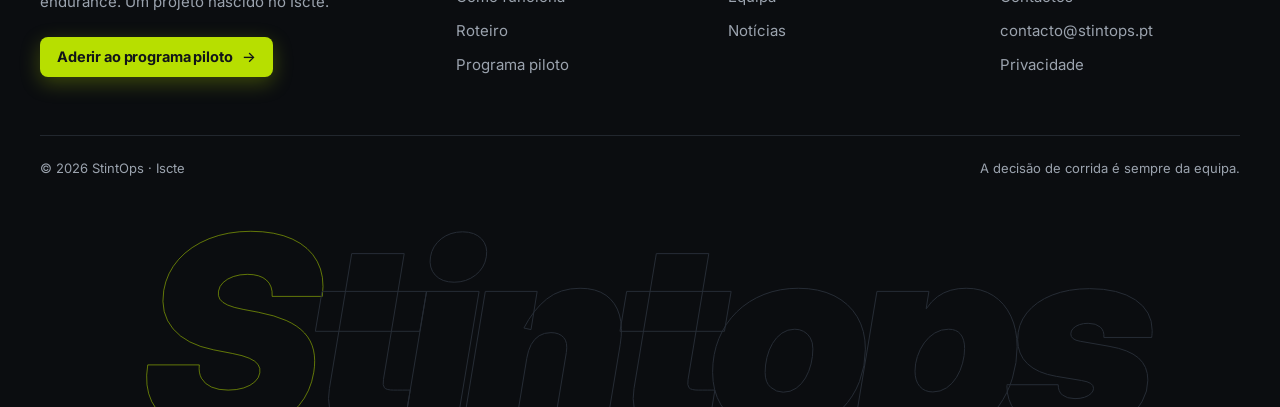
<file: sobre.html>
<!doctype html>
<html lang="pt-PT">
<head>
  <meta charset="utf-8">
  <meta name="viewport" content="width=device-width, initial-scale=1">
  <title>Sobre nós — StintOps</title>
  <meta name="description" content="Conhece a história, a missão, os valores e a equipa do StintOps, a plataforma de estratégia para kart endurance nascida no Iscte.">
  <link rel="canonical" href="https://stintops.pt/sobre.html">
  <meta property="og:title" content="Sobre nós — StintOps">
  <meta name="theme-color" content="#0b0d10">
  <link rel="icon" href="assets/img/favicon.svg" type="image/svg+xml">
  <link rel="preconnect" href="https://fonts.googleapis.com">
  <link rel="preconnect" href="https://fonts.gstatic.com" crossorigin>
  <link href="https://fonts.googleapis.com/css2?family=Inter:ital,wght@0,400;0,500;0,600;0,700;0,800;1,800;1,900&family=JetBrains+Mono:wght@500;700&display=swap" rel="stylesheet">
  <link rel="stylesheet" href="assets/css/style.css?v=8">
  <script>document.documentElement.classList.add("js")</script>
</head>
<body>
  <a class="skip" href="#main">Saltar para o conteúdo</a>
  <div id="site-header"></div>

  <main id="main">
    <section class="page-hero">
      <div class="wrap">
        <p class="crumbs"><a href="index.html">Início</a> / Sobre nós</p>
        <p class="eyebrow">Sobre nós</p>
        <h1>Engenharia <span class="it">ao serviço da box</span></h1>
        <p class="lead">Somos uma equipa de estudantes do Iscte que quer levar a gestão de estratégia, até agora reservada a equipas profissionais, a todas as equipas de kart endurance.</p>
      </div>
    </section>

    <section aria-labelledby="historia-title">
      <div class="wrap split">
        <div class="prose">
          <p class="eyebrow">A nossa história</p>
          <h2 id="historia-title" style="margin-top:0">Começou numa conversa de boxes</h2>
          <p>Alguns de nós têm ligação direta ao karting de endurance. Em cada prova víamos a mesma cena: um ecrã com os tempos, um telemóvel com o grupo da equipa, um caderno com as horas das trocas e alguém a fazer contas de cabeça para decidir quando chamar o piloto às boxes.</p>
          <p>Em outubro de 2026, no âmbito das unidades curriculares de projeto do Iscte, decidimos transformar esse problema num produto. Assim nasceu o StintOps: uma plataforma que junta os dados da corrida e o trabalho da equipa, e que ajuda a decidir sem esconder os pressupostos.</p>
          <p>Hoje estamos a construir o protótipo e à procura das primeiras equipas que o queiram testar em prova.</p>
        </div>
        <div>
          <div class="quote-box">
            <small>Missão</small>
            <p>Dar a qualquer equipa de endurance informação clara e partilhada para decidir melhor durante a corrida.</p>
          </div>
          <div class="quote-box light" style="margin-top:16px">
            <small>Visão</small>
            <p>Tornar a estratégia de corrida acessível a todas as equipas de endurance, não só às profissionais.</p>
          </div>
        </div>
      </div>
    </section>

    <section aria-labelledby="valores-title" style="padding-top:0">
      <div class="wrap">
        <div class="section-head">
          <p class="eyebrow">Valores</p>
          <h2 id="valores-title">Como trabalhamos</h2>
        </div>
        <div class="pains">
          <article class="pain"><div class="num">01</div><h3>A decisão é da equipa</h3><p>O StintOps sugere e explica. Nenhuma estratégia é aplicada sem uma escolha explícita de quem está na box.</p></article>
          <article class="pain"><div class="num">02</div><h3>Pressupostos à vista</h3><p>Cada cálculo mostra os dados que usou, de onde vieram e o que ficou de fora.</p></article>
          <article class="pain"><div class="num">03</div><h3>Honestidade com os dados</h3><p>Usamos dados de cronometragem só com autorização e avisamos sempre que estão incompletos ou desatualizados.</p></article>
        </div>
      </div>
    </section>

    <section id="equipa" class="band" aria-labelledby="equipa-title">
      <div class="wrap">
        <div class="section-head">
          <p class="eyebrow">Equipa</p>
          <h2 id="equipa-title">Quem está por trás do StintOps</h2>
          <p class="lead">Cinco pessoas, um objetivo: pôr a melhor informação nas mãos de quem decide nas boxes.</p>
        </div>
        <!-- TODO: trocar as iniciais por fotografias (quadradas, ~400×400) e confirmar funções. -->
        <div class="team">
          <article class="member"><span class="avatar">GJ</span><h3>Guilherme Joaquim</h3><p>Produto e gestão do projeto · Ligação às equipas de karting</p></article>
          <article class="member"><span class="avatar">HL</span><h3>Henrique Leitão</h3><p>Engenharia full stack · Integração de dados</p></article>
          <article class="member"><span class="avatar">ES</span><h3>Eduardo Sousa</h3><p>Design de interface · Engenharia full stack</p></article>
          <article class="member"><span class="avatar">NL</span><h3>Nicholas Lobato</h3><p>Engenharia full stack · Testes</p></article>
          <article class="member"><span class="avatar">FB</span><h3>Francisca Bastos</h3><p>Engenharia full stack · Testes</p></article>
        </div>
      </div>
    </section>

    <section aria-labelledby="iscte-title">
      <div class="wrap split">
        <div>
          <p class="eyebrow">Onde nascemos</p>
          <h2 id="iscte-title">Iscte – Instituto Universitário de Lisboa</h2>
        </div>
        <div class="prose">
          <p>O StintOps é desenvolvido no Iscte, no contexto das unidades curriculares de Empreendedorismo e Inovação e de Gestão de Projetos. É aqui que validamos a ideia, construímos o protótipo e preparamos o modelo de negócio.</p>
          <a class="btn btn-primary" href="contactos.html#piloto">Falar com a equipa</a>
        </div>
      </div>
    </section>
  </main>

  <div id="site-footer"></div>
  <script src="assets/js/main.js?v=8"></script>
</body>
</html>
</file>
<file: assets/css/style.css>
/* StintOps — website corporativo
   Linguagem visual da aplicação (fundo claro, cartões brancos, lima para ação,
   preto para o estado ativo) com uma camada de marca: heróis escuros de pista,
   tipografia itálica de corrida, números de cronometragem e movimento. */

:root {
  --bg: #f4f5f6;
  --surface: #ffffff;
  --surface-2: #fafafa;
  --line: #e6e8eb;
  --line-2: #d9dce1;
  --text: #111418;
  --muted: #6b7280;
  --faint: #9aa1ab;
  --black: #111418;
  --ink: #0b0d10;           /* fundo dos heróis e faixas escuras */
  --ink-2: #15191f;
  --ink-line: rgba(255, 255, 255, .09);
  --ink-muted: #9ba3ae;

  --lime: #b7df00;
  --lime-hover: #c6ec12;
  --lime-ink: #4f6b00;
  --lime-soft: #f3fad8;
  --orange: #c2541f;
  --amber-soft: #fdf1d6;  --amber-ink: #8a5a00;
  --blue-soft: #e9effd;   --blue-ink: #3b5bdb;
  --green-soft: #e3f5ea;  --green-ink: #1b7f45;
  --red-soft: #fdecea;    --red-ink: #a12a1c;
  --gray-soft: #eef0f2;

  --font: "Inter", system-ui, -apple-system, "Segoe UI", Roboto, sans-serif;
  --mono: "JetBrains Mono", ui-monospace, "SF Mono", Menlo, monospace;
  --radius: 14px;
  --radius-sm: 8px;
  --wrap: 1200px;
  --gutter: clamp(16px, 4vw, 32px);
  --shadow: 0 1px 2px rgba(17, 20, 24, .04), 0 8px 24px rgba(17, 20, 24, .06);
  --shadow-lg: 0 30px 80px rgba(0, 0, 0, .35), 0 4px 14px rgba(0, 0, 0, .2);
  --ease: cubic-bezier(.2, .7, .2, 1);
}

*, *::before, *::after { box-sizing: border-box; }
html { scroll-behavior: smooth; -webkit-text-size-adjust: 100%; }
[id] { scroll-margin-top: 84px; }
body {
  margin: 0; background: var(--bg); color: var(--text);
  font: 400 17px/1.6 var(--font);
  -webkit-font-smoothing: antialiased; overflow-x: hidden;
}
img, svg { display: block; max-width: 100%; }
a { color: inherit; }
p { margin: 0 0 1em; }
h1, h2, h3, h4 { margin: 0 0 .5em; line-height: 1.04; font-weight: 800; letter-spacing: -.04em; }
h1 { font-size: clamp(42px, 6.2vw, 80px); }
h2 { font-size: clamp(32px, 4.2vw, 54px); }
h3 { font-size: 19px; font-weight: 700; letter-spacing: -.015em; line-height: 1.2; }
/* destaque itálico, como o logótipo */
.it { font-style: italic; font-weight: 900; letter-spacing: -.045em; }
:focus-visible { outline: 3px solid var(--lime); outline-offset: 3px; border-radius: 4px; }
.mono { font-family: var(--mono); font-variant-numeric: tabular-nums; letter-spacing: -.02em; }

.wrap { width: min(var(--wrap), 100% - 2 * var(--gutter)); margin-inline: auto; }
.skip { position: absolute; left: -999px; top: 8px; background: var(--black); color: #fff; padding: 8px 14px; z-index: 100; border-radius: 6px; }
.skip:focus { left: 8px; }
.sr-only { position: absolute; width: 1px; height: 1px; overflow: hidden; clip: rect(0 0 0 0); white-space: nowrap; }

.eyebrow {
  display: inline-flex; align-items: center; gap: 8px;
  font: 600 12px/1 var(--font); letter-spacing: .1em; text-transform: uppercase;
  color: var(--muted); margin-bottom: 18px;
}
.eyebrow::before { content: ""; width: 8px; height: 8px; border-radius: 2px; background: var(--lime); }
.eyebrow.live::before { border-radius: 50%; box-shadow: 0 0 0 0 rgba(183, 223, 0, .7); animation: pulse 2s infinite; }
@keyframes pulse { 0% { box-shadow: 0 0 0 0 rgba(183, 223, 0, .7); } 70% { box-shadow: 0 0 0 10px rgba(183, 223, 0, 0); } 100% { box-shadow: 0 0 0 0 rgba(183, 223, 0, 0); } }
.lead { font-size: clamp(18px, 1.5vw, 20px); color: var(--muted); max-width: 60ch; }
.hl { background: linear-gradient(transparent 62%, rgba(183, 223, 0, .55) 62%); padding: 0 .06em; }

.pill {
  display: inline-flex; align-items: center; gap: 6px; white-space: nowrap;
  font: 600 12px/1 var(--font); padding: 6px 10px; border-radius: 999px;
  background: var(--gray-soft); color: var(--muted);
}
.pill.green { background: var(--green-soft); color: var(--green-ink); }
.pill.green::before { content: ""; width: 7px; height: 7px; border-radius: 50%; background: #2fb463; }
.pill.blue { background: var(--blue-soft); color: var(--blue-ink); }
.pill.amber { background: var(--amber-soft); color: var(--amber-ink); }
.pill.lime { background: var(--lime-soft); color: var(--lime-ink); }
.pill.red { background: var(--red-soft); color: var(--red-ink); }

/* ---------- botões ---------- */
.btn {
  position: relative; overflow: hidden;
  display: inline-flex; align-items: center; justify-content: center; gap: 10px;
  min-height: 50px; padding: 0 24px; border-radius: var(--radius-sm); border: 1px solid transparent;
  font: 700 16px/1 var(--font); text-decoration: none; cursor: pointer; letter-spacing: -.01em;
  transition: background .2s, color .2s, border-color .2s, box-shadow .25s, transform .25s var(--ease);
}
.btn:hover { transform: translateY(-2px); }
.btn:active { transform: translateY(0); }
.btn-primary { background: var(--lime); color: var(--black); box-shadow: 0 6px 20px rgba(183, 223, 0, .28); }
.btn-primary:hover { background: var(--lime-hover); box-shadow: 0 10px 30px rgba(183, 223, 0, .42); }
/* brilho que atravessa o botão principal */
.btn-primary::before {
  content: ""; position: absolute; top: 0; bottom: 0; left: -60%; width: 40%;
  background: linear-gradient(100deg, transparent, rgba(255, 255, 255, .55), transparent);
  transform: skewX(-20deg); animation: shine 5s 2s infinite;
}
@keyframes shine { 0%, 70% { left: -60%; } 100% { left: 130%; } }
.btn-ghost { background: var(--surface); color: var(--text); border-color: var(--line-2); }
.btn-ghost:hover { border-color: var(--black); }
.btn-dark { background: var(--black); color: #fff; }
.btn-sm { min-height: 40px; padding: 0 16px; font-size: 14.5px; }
.btn-sm::before { display: none; }
.arrow::after { content: "→"; font-weight: 500; transition: transform .25s var(--ease); }
.arrow:hover::after { transform: translateX(4px); }

/* ---------- logótipo ---------- */
.brand { display: inline-flex; align-items: center; text-decoration: none; color: var(--black); }
.wordmark { font: italic 900 26px/1 var(--font); letter-spacing: -.05em; position: relative; padding-left: 4px; }
.wordmark i { font-style: inherit; color: var(--lime); position: relative; }
.wordmark i::before {
  content: ""; position: absolute; left: -11px; top: 40%; width: 10px; height: 2.5px; border-radius: 2px;
  background: var(--lime); box-shadow: -3px 5.5px 0 var(--lime);
}
.brand:hover .wordmark i::before { animation: zoom .5s var(--ease); }
@keyframes zoom { 0% { transform: translateX(0); opacity: 1; } 50% { transform: translateX(-8px); opacity: 0; } 51% { transform: translateX(6px); opacity: 0; } 100% { transform: none; opacity: 1; } }

/* ---------- cabeçalho: escuro sobre o herói, claro depois do scroll ---------- */
.site-header {
  position: sticky; top: 0; z-index: 50;
  background: rgba(255, 255, 255, .9); backdrop-filter: saturate(1.4) blur(12px); -webkit-backdrop-filter: saturate(1.4) blur(12px);
  border-bottom: 1px solid var(--line);
  transition: background .3s, border-color .3s;
}
.site-header .wrap { display: flex; align-items: center; gap: 28px; min-height: 68px; }
.nav { margin-left: auto; display: flex; align-items: center; gap: 2px; }
.nav a {
  color: var(--muted); text-decoration: none; font-size: 14.5px; font-weight: 500;
  padding: 8px 13px; border-radius: 7px; transition: color .2s, background .2s;
}
.nav a:hover { color: var(--text); background: var(--gray-soft); }
.nav a[aria-current="page"] { color: #fff; background: var(--black); }
.nav .btn { margin-left: 12px; color: var(--black); padding: 0 16px; }
.nav .btn:hover { background: var(--lime-hover); color: var(--black); }
.nav-toggle {
  display: none; margin-left: auto; background: var(--surface); border: 1px solid var(--line-2);
  color: var(--text); width: 44px; height: 44px; border-radius: 8px; cursor: pointer;
}
.site-header.top { background: var(--ink); border-color: var(--ink-line); }
.site-header.top .brand { color: #fff; }
.site-header.top .nav a { color: #b7bec8; }
.site-header.top .nav a:hover { color: #fff; background: rgba(255, 255, 255, .08); }
.site-header.top .nav a[aria-current="page"] { color: var(--black); background: #fff; }
.site-header.top .nav .btn { color: var(--black); }
.site-header.top .nav-toggle { background: transparent; color: #fff; border-color: #3a414b; }
@media (max-width: 960px) {
  .nav-toggle { display: grid; place-items: center; }
  .nav {
    position: absolute; left: 0; right: 0; top: 100%;
    flex-direction: column; align-items: stretch; gap: 0;
    background: var(--surface); border-bottom: 1px solid var(--line);
    padding: 8px var(--gutter) 20px; display: none; box-shadow: var(--shadow);
  }
  .nav.open { display: flex; }
  .nav a, .site-header.top .nav a { padding: 14px 10px; border-radius: 6px; font-size: 17px; color: var(--muted); }
  .site-header.top .nav a[aria-current="page"] { color: #fff; background: var(--black); }
  .nav .btn { margin: 14px 0 0; }
}

/* ---------- secções ---------- */
section { padding: clamp(72px, 10vw, 128px) 0; position: relative; }
.band { background: var(--surface); border-block: 1px solid var(--line); }
.dark { background: var(--ink); color: #e8eaed; }
.dark h1, .dark h2, .dark h3 { color: #fff; }
.dark .lead { color: var(--ink-muted); }
.dark .eyebrow { color: var(--ink-muted); }
.dark .btn-ghost { background: transparent; color: #fff; border-color: #3a414b; }
.dark .btn-ghost:hover { border-color: #fff; }
.section-head { max-width: 780px; margin-bottom: clamp(36px, 5vw, 64px); }
.section-head.center { margin-inline: auto; text-align: center; }
.section-head.center .lead { margin-inline: auto; }

/* fundo de pista: grelha, brilho lima e traçado do circuito */
.track-bg { position: absolute; inset: 0; pointer-events: none; overflow: hidden; }
.track-bg::before {
  content: ""; position: absolute; inset: 0;
  background:
    radial-gradient(800px 420px at 78% 30%, rgba(183, 223, 0, .16), transparent 65%),
    radial-gradient(600px 400px at 0% 100%, rgba(183, 223, 0, .07), transparent 70%),
    linear-gradient(var(--ink-line) 1px, transparent 1px) 0 0 / 56px 56px,
    linear-gradient(90deg, var(--ink-line) 1px, transparent 1px) 0 0 / 56px 56px;
  -webkit-mask-image: radial-gradient(ellipse at 60% 40%, #000 35%, transparent 85%);
  mask-image: radial-gradient(ellipse at 60% 40%, #000 35%, transparent 85%);
}
.track-svg { position: absolute; right: -6%; top: 50%; width: min(1100px, 95vw); transform: translateY(-50%); opacity: .9; }
.track-svg .tarmac { fill: none; stroke: rgba(255, 255, 255, .05); stroke-width: 26; stroke-linejoin: round; }
.track-svg .line { fill: none; stroke: rgba(183, 223, 0, .35); stroke-width: 1.5; stroke-dasharray: 6 10; animation: dash 30s linear infinite; }
.track-svg .kart { fill: var(--lime); filter: drop-shadow(0 0 6px rgba(183, 223, 0, .9)); }
.track-svg .kart.w { fill: #fff; filter: drop-shadow(0 0 5px rgba(255, 255, 255, .7)); }
@keyframes dash { to { stroke-dashoffset: -640; } }
/* linhas de velocidade */
.speed { position: absolute; inset: 0; pointer-events: none; overflow: hidden; }
.speed i {
  position: absolute; height: 2px; width: 180px; border-radius: 2px; left: -200px;
  background: linear-gradient(90deg, transparent, rgba(183, 223, 0, .8));
  animation: streak 3.2s linear infinite; opacity: .6;
}
.speed i:nth-child(1) { top: 22%; animation-delay: 0s; }
.speed i:nth-child(2) { top: 48%; animation-delay: 1.2s; width: 120px; }
.speed i:nth-child(3) { top: 71%; animation-delay: 2.1s; width: 240px; }
.speed i:nth-child(4) { top: 86%; animation-delay: .6s; width: 90px; }
@keyframes streak { 0% { transform: translateX(0); opacity: 0; } 10% { opacity: .7; } 100% { transform: translateX(calc(100vw + 400px)); opacity: 0; } }

/* ---------- herói da homepage ---------- */
.hero { background: var(--ink); color: #e8eaed; overflow: hidden; padding: clamp(56px, 7vw, 96px) 0 clamp(72px, 9vw, 120px); }
.hero .wrap { position: relative; display: grid; grid-template-columns: 1fr 1.08fr; gap: clamp(36px, 5vw, 64px); align-items: center; }
.hero h1 { color: #fff; font-size: clamp(40px, 4.9vw, 68px); }
.hero h1 .it { color: var(--lime); display: block; }
.hero .lead { margin: 24px 0 34px; color: #aeb5bf; }
.hero .eyebrow { color: #c4cad3; }
.cta-row { display: flex; flex-wrap: wrap; gap: 12px; align-items: center; }
.hero .btn-ghost { background: rgba(255, 255, 255, .04); color: #fff; border-color: #3a414b; }
.hero .btn-ghost:hover { border-color: #fff; }
.proof { display: flex; flex-wrap: wrap; gap: 10px 22px; margin-top: 34px; padding: 0; list-style: none; font-size: 14.5px; color: #aeb5bf; }
.proof li { display: inline-flex; align-items: center; gap: 8px; }
.proof li::before {
  content: ""; width: 18px; height: 18px; border-radius: 50%; flex: none;
  background: rgba(183, 223, 0, .15) url("data:image/svg+xml,%3Csvg xmlns='http://www.w3.org/2000/svg' viewBox='0 0 20 20'%3E%3Cpath d='M5 10.5l3 3 7-7' fill='none' stroke='%23b7df00' stroke-width='2.4' stroke-linecap='round' stroke-linejoin='round'/%3E%3C/svg%3E") center / 12px no-repeat;
}
@media (max-width: 1040px) { .hero .wrap { grid-template-columns: 1fr; } }

.hero-visual { position: relative; }
.hero-visual .screen { border-radius: 14px; box-shadow: var(--shadow-lg); transform: perspective(1600px) rotateY(-7deg) rotateX(3deg); transition: transform .8s var(--ease); }
.hero-visual:hover .screen { transform: perspective(1600px) rotateY(0) rotateX(0); }
.chip {
  position: absolute; z-index: 2; display: flex; align-items: center; gap: 10px;
  background: #fff; color: var(--text); border-radius: 12px; padding: 10px 14px;
  font-size: 13px; line-height: 1.3; box-shadow: 0 14px 40px rgba(0, 0, 0, .35);
  animation: bob 6s ease-in-out infinite;
}
.chip b { display: block; font-size: 13.5px; }
.chip span { color: var(--muted); }
.chip .ic { width: 30px; height: 30px; border-radius: 8px; display: grid; place-items: center; flex: none; font-weight: 800; }
.chip.c1 { left: -26px; top: -46px; }
.chip.c1 .ic { background: var(--green-soft); color: var(--green-ink); }
.chip.c2 { right: -18px; bottom: 18%; animation-delay: -2s; border: 1.5px solid var(--lime); }
.chip.c2 .ic { background: var(--lime); color: var(--black); }
.chip.c3 { left: 8%; bottom: -26px; animation-delay: -4s; background: var(--ink-2); color: #fff; border: 1px solid #2b313a; }
.chip.c3 span { color: #aeb5bf; }
.chip.c3 .ic { background: rgba(183, 223, 0, .15); color: var(--lime); font-size: 11px; }
@keyframes bob { 0%, 100% { transform: translateY(0); } 50% { transform: translateY(-8px); } }
@media (max-width: 640px) {
  .chip { font-size: 11.5px; padding: 8px 10px; }
  .chip.c1, .chip.c3 { display: none; }
  .chip.c2 { right: -4px; bottom: auto; top: -34px; }
  .hero-visual { margin-top: 30px; }
  .hero-visual .screen { transform: none; }
}

/* ---------- faixa em movimento ---------- */
.ticker { background: var(--lime); color: var(--black); overflow: hidden; border-block: 1px solid #9fc200; }
.ticker-track { display: flex; width: max-content; animation: marquee 38s linear infinite; }
.ticker span {
  display: inline-flex; align-items: center; gap: 28px; padding: 15px 14px;
  font: italic 900 clamp(17px, 2vw, 22px)/1 var(--font); letter-spacing: -.02em; text-transform: uppercase; white-space: nowrap;
}
.ticker span::after {
  content: ""; width: 18px; height: 18px; flex: none;
  background: conic-gradient(var(--black) 25%, transparent 0 50%, var(--black) 0 75%, transparent 0) 0 0 / 9px 9px;
}
@keyframes marquee { to { transform: translateX(-50%); } }

/* ---------- números ---------- */
.stats { display: grid; grid-template-columns: repeat(4, 1fr); border: 1px solid var(--line); border-radius: var(--radius); background: var(--surface); overflow: hidden; }
.stat { padding: clamp(22px, 3vw, 34px); border-left: 1px solid var(--line); }
.stat:first-child { border-left: 0; }
.stat strong { display: block; font: 700 clamp(42px, 5vw, 64px)/1 var(--mono); letter-spacing: -.05em; }
.stat strong small { font-size: .45em; color: var(--muted); margin-left: 4px; letter-spacing: 0; }
.stat p { margin: 12px 0 0; color: var(--muted); font-size: 15.5px; line-height: 1.45; }
.stat:nth-child(2) strong { color: var(--lime-ink); }
.stats-sec { padding: clamp(40px, 6vw, 72px) 0 0; }
@media (max-width: 860px) {
  .stats { grid-template-columns: 1fr 1fr; }
  .stat:nth-child(3) { border-left: 0; }
  .stat:nth-child(n+3) { border-top: 1px solid var(--line); }
}

/* ---------- hoje vs com StintOps ---------- */
.versus { display: grid; grid-template-columns: 1fr auto 1fr; gap: 20px; align-items: stretch; }
.vs-col { border-radius: 20px; padding: clamp(22px, 3vw, 32px); display: flex; flex-direction: column; }
.vs-col.before { background: #ebedf0; border: 1px solid var(--line-2); }
.vs-col.after { background: var(--ink); color: #e8eaed; }
.vs-col h3 { font-size: 22px; display: flex; align-items: center; gap: 10px; }
.vs-col.after h3 { color: #fff; }
.vs-label { font: 600 12px/1 var(--font); letter-spacing: .1em; text-transform: uppercase; color: var(--muted); margin-bottom: 10px; }
.vs-col.after .vs-label { color: var(--lime); }
.vs-arrow { align-self: center; width: 56px; height: 56px; border-radius: 50%; background: var(--lime); display: grid; place-items: center; font-size: 24px; font-weight: 700; box-shadow: 0 8px 24px rgba(183, 223, 0, .4); }
.vs-list { list-style: none; padding: 0; margin: 22px 0 0; display: grid; gap: 14px; }
.vs-list li { display: grid; grid-template-columns: 24px 1fr; gap: 12px; font-size: 15.5px; color: var(--muted); }
.vs-list li b { display: block; color: var(--text); font-size: 16.5px; }
.vs-col.after .vs-list li { color: #aeb5bf; }
.vs-col.after .vs-list li b { color: #fff; }
.vs-list li::before { content: "✕"; width: 24px; height: 24px; border-radius: 50%; display: grid; place-items: center; font-size: 12px; font-weight: 800; background: var(--red-soft); color: var(--red-ink); margin-top: 2px; }
.vs-col.after .vs-list li::before { content: "✓"; background: var(--lime); color: var(--black); }
@media (max-width: 960px) { .versus { grid-template-columns: 1fr; } .vs-arrow { transform: rotate(90deg); justify-self: center; } }

/* o caos de hoje: cronometragem, grupo de mensagens e caderno */
.chaos { position: relative; height: 290px; margin: 6px 0 4px; }
.chaos > * { position: absolute; background: #fff; border-radius: 10px; box-shadow: 0 10px 26px rgba(17, 20, 24, .12); font-size: 12.5px; line-height: 1.35; transition: transform .5s var(--ease); }
.chaos .timing { left: 0; top: 10px; width: 56%; padding: 10px; transform: rotate(-3deg); }
.chaos .timing table { width: 100%; border-collapse: collapse; font: 500 11.5px/1.6 var(--mono); }
.chaos .timing td { padding: 0 4px; border-bottom: 1px solid #f0f1f3; }
.chaos .timing tr.me td { background: #fff7d6; }
.chaos .timing small, .chaos .chat small { display: block; font: 700 10px/1 var(--font); letter-spacing: .08em; text-transform: uppercase; color: var(--muted); margin-bottom: 8px; }
.chaos .chat { right: 0; top: 0; width: 50%; padding: 10px; transform: rotate(2.5deg); background: #e9f6ee; }
.chaos .chat p { background: #fff; border-radius: 10px 10px 10px 2px; padding: 6px 9px; margin: 0 0 6px; width: fit-content; max-width: 100%; }
.chaos .chat p em { display: block; font-style: normal; font-weight: 700; font-size: 10.5px; color: var(--green-ink); }
.chaos .note {
  left: 14%; bottom: 0; width: 52%; padding: 12px 14px 12px 30px; transform: rotate(-1.2deg);
  background: #fffbe8 repeating-linear-gradient(#fffbe8 0 21px, #e7dfb5 21px 22px); line-height: 22px;
  font: italic 600 14px/22px "Bradley Hand", "Segoe Print", "Comic Sans MS", cursive; color: #2b3a8a;
}
.chaos .note::before { content: ""; position: absolute; left: 20px; top: 0; bottom: 0; width: 1px; background: #f2a7a7; }
.chaos .note s { color: #a12a1c; }
.chaos .sticky { right: 6%; bottom: 18px; padding: 12px 14px; background: #ffd5cc; transform: rotate(5deg); font-weight: 800; color: var(--red-ink); font-size: 14px; }
.vs-col.before:hover .chaos .timing { transform: rotate(-5deg) translate(-4px, -2px); }
.vs-col.before:hover .chaos .chat { transform: rotate(4deg) translate(4px, -4px); }
.vs-col.before:hover .chaos .sticky { transform: rotate(9deg) scale(1.05); }
.calm { margin: 6px 0 4px; height: 290px; display: grid; gap: 10px; grid-template-rows: auto 1fr; }
.calm .app-card { background: var(--ink-2); border-color: #262c35; color: #fff; }
.calm .app-card small { color: #8d96a2; }
.calm .app-card strong span { color: #8d96a2; }
.calm .bar { background: #262c35; }
.calm-row { display: grid; grid-template-columns: 1fr 1fr; gap: 10px; }
.calm .alts { display: grid; gap: 8px; align-content: start; }
.calm .alt { display: flex; justify-content: space-between; align-items: center; gap: 8px; border-radius: 9px; padding: 9px 11px; font-size: 13px; border: 1px solid #2b313a; }
.calm .alt.ok { border-color: var(--lime); background: rgba(183, 223, 0, .08); }
.calm .alt b { font-size: 13.5px; }
.calm .alt small { color: #8d96a2; display: block; font-size: 11.5px; }
@media (max-width: 520px) {
  .chaos { height: 330px; }
  .chaos .timing { width: 74%; }
  .chaos .chat { width: 62%; top: 120px; }
  .chaos .note { width: 64%; left: 0; }
  .chaos .sticky { bottom: auto; top: 0; right: 0; }
  .calm { height: auto; }
}

/* ---------- visita guiada aos ecrãs ---------- */
.tour { display: grid; grid-template-columns: 340px 1fr; gap: clamp(24px, 4vw, 48px); align-items: center; }
.tour-tabs { display: grid; gap: 8px; }
.tour-tab {
  all: unset; box-sizing: border-box; cursor: pointer; position: relative; overflow: hidden;
  display: block; padding: 18px 20px; border-radius: 12px; border: 1px solid var(--line);
  background: var(--surface); transition: background .3s, border-color .3s, box-shadow .3s;
}
.tour-tab:hover { border-color: var(--line-2); }
.tour-tab:focus-visible { outline: 3px solid var(--lime); outline-offset: 2px; }
.tour-tab b { display: flex; align-items: center; gap: 10px; font-size: 17px; letter-spacing: -.015em; }
.tour-tab b em { font: 600 12px/1 var(--mono); font-style: normal; color: var(--muted); }
.tour-tab span { display: block; color: var(--muted); font-size: 14.5px; line-height: 1.45; max-height: 0; opacity: 0; transition: max-height .4s var(--ease), opacity .4s, margin .4s; }
.tour-tab[aria-selected="true"] { border-color: var(--black); box-shadow: var(--shadow); }
.tour-tab[aria-selected="true"] b em { color: var(--lime-ink); }
.tour-tab[aria-selected="true"] span { max-height: 120px; opacity: 1; margin-top: 8px; }
.tour-tab i { position: absolute; left: 0; bottom: 0; height: 3px; width: 0; background: var(--lime); }
.tour-tab[aria-selected="true"] i { animation: prog var(--tour-time, 7s) linear forwards; }
.tour:hover .tour-tab i, .tour.paused .tour-tab i, .tour.idle .tour-tab i { animation-play-state: paused; }
@keyframes prog { to { width: 100%; } }
.browser { background: var(--bg); border: 1px solid var(--line-2); border-radius: 14px; overflow: hidden; box-shadow: 0 30px 70px rgba(17, 20, 24, .16); }
.browser-bar { display: flex; align-items: center; gap: 6px; padding: 10px 14px; background: #f3f4f6; border-bottom: 1px solid var(--line); }
.browser-bar i { width: 10px; height: 10px; border-radius: 50%; background: #d4d7dc; }
.browser-bar span { margin-left: 12px; flex: 1; max-width: 320px; background: #fff; border: 1px solid var(--line); border-radius: 6px; padding: 4px 10px; font: 500 12px/1.2 var(--mono); color: var(--muted); overflow: hidden; white-space: nowrap; text-overflow: ellipsis; }
.tour-screens { display: grid; }
.tour-screens > .screen { grid-area: 1 / 1; opacity: 0; visibility: hidden; transform: translateY(10px) scale(.99); transition: opacity .5s, transform .6s var(--ease), visibility 0s .5s; }
.tour-screens > .screen.active { opacity: 1; visibility: visible; transform: none; transition: opacity .5s, transform .6s var(--ease), visibility 0s; }
@media (max-width: 960px) {
  .tour { grid-template-columns: 1fr; }
  .tour-tabs { grid-template-columns: repeat(4, minmax(130px, 1fr)); overflow-x: auto; order: 2; padding-bottom: 4px; }
  .tour-tab { padding: 12px 14px; }
  .tour-tab b { font-size: 15px; }
  .tour-tab span { display: none; }
  .tour-caption { display: block !important; }
}
.tour-caption { display: none; margin-top: 14px; color: var(--muted); font-size: 15.5px; }

/* ---------- ecrãs da aplicação (réplicas em HTML, escaladas) ---------- */
.screen { position: relative; overflow: hidden; }
.screen-inner { position: absolute; left: 0; top: 0; width: 760px; transform-origin: 0 0; }
.hero-visual, .tour > * { min-width: 0; }
.app {
  background: var(--bg); color: var(--text);
  font-size: 13px; line-height: 1.35; font-variant-numeric: tabular-nums; text-align: left;
}
.screen > .screen-inner > .app { border-radius: inherit; }
.app-bar { display: flex; align-items: center; gap: 14px; padding: 10px 14px; background: var(--surface); border-bottom: 1px solid var(--line); white-space: nowrap; }
.app-bar .wordmark { font-size: 18px; }
.app-tabs { display: flex; gap: 2px; }
.app-tabs span { padding: 5px 9px; border-radius: 6px; color: var(--muted); font-size: 12px; font-weight: 500; }
.app-tabs span.on { background: var(--black); color: #fff; }
.app-bar .pill { margin-left: auto; font-size: 11px; padding: 5px 8px; }
.app-av { width: 24px; height: 24px; border-radius: 50%; background: var(--black); color: #fff; font: 700 10px/24px var(--font); text-align: center; flex: none; }
.app-body { padding: 12px; display: grid; gap: 10px; }
.app-kpis { display: grid; grid-template-columns: repeat(3, 1fr); gap: 10px; }
.app-card { background: var(--surface); border: 1px solid var(--line); border-radius: 10px; padding: 12px; min-width: 0; }
.app-card small, .app-lbl { display: block; font: 600 10px/1.2 var(--font); text-transform: uppercase; letter-spacing: .07em; color: var(--muted); }
.app-card > small + * { margin-top: 6px; }
.app-card strong { display: block; font: 800 27px/1.1 var(--font); letter-spacing: -.035em; }
.app-card strong span { font-size: 13px; font-weight: 500; color: var(--muted); letter-spacing: 0; }
.app-card em { display: block; font-style: normal; color: var(--muted); font-size: 11.5px; margin-top: 3px; }
.app-h { display: flex; align-items: baseline; gap: 8px; font-weight: 700; font-size: 13.5px; margin-bottom: 10px; }
.app-h span { font-weight: 400; color: var(--muted); font-size: 11.5px; }
.bar { height: 6px; border-radius: 3px; background: var(--gray-soft); margin-top: 10px; overflow: hidden; }
.bar b { display: block; height: 100%; border-radius: 3px; transition: width .9s var(--ease); }
.app-main { display: grid; grid-template-columns: 1.55fr 1fr; gap: 10px; }
.app-stats { display: flex; gap: 22px; margin: 8px 0 4px; }
.app-stats em { font-size: 9.5px; text-transform: uppercase; letter-spacing: .06em; font-weight: 600; }
.app-stats strong { font-size: 19px; }
.app-chart { margin-top: 6px; width: 100%; height: auto; }
.app-chart polyline { transition: all .6s var(--ease); }
.app-alert { border-radius: 7px; padding: 7px 9px; font-size: 11.5px; margin-bottom: 6px; }
.app-alert.amber { background: var(--amber-soft); color: var(--amber-ink); }
.app-alert.gray { background: var(--gray-soft); color: #4b5563; }
.app-alert.blue { background: var(--blue-soft); color: var(--blue-ink); }
.app-btn { display: block; text-align: center; border-radius: 7px; padding: 8px; font-weight: 650; font-size: 12px; margin-top: 6px; }
.app-btn.lime { background: var(--lime); }
.app-btn.dark { background: var(--black); color: #fff; }
.app-btn.ghost { background: var(--surface); border: 1px solid var(--line-2); }
.app-btns { display: flex; gap: 8px; margin-top: 12px; }
.app-btns .app-btn { margin: 0; padding: 8px 12px; }
.app-fields { display: grid; grid-template-columns: 1fr 1fr; gap: 10px 12px; }
.app-field .app-lbl { font-size: 9px; margin-bottom: 4px; }
.app-input { display: flex; justify-content: space-between; align-items: center; gap: 6px; border: 1px solid var(--line-2); border-radius: 6px; padding: 6px 8px; background: #fff; font-size: 12px; min-height: 30px; }
.app-input .pill { font-size: 9.5px; padding: 3px 6px; }
.app-note { color: var(--muted); font-size: 11px; margin-top: 10px; }
.app-table { width: 100%; border-collapse: collapse; font-size: 11.5px; }
.app-table th { text-align: left; font: 600 9px/1.2 var(--font); text-transform: uppercase; letter-spacing: .06em; color: var(--muted); padding: 0 6px 6px; }
.app-table td { padding: 6px; border-top: 1px solid var(--line); white-space: nowrap; }
.app-table tr.cur td { background: #f7fbe6; font-weight: 700; }
.app-table .pill { font-size: 9.5px; padding: 3px 6px; }
.app-two { display: grid; grid-template-columns: 1.25fr 1fr; gap: 10px; align-items: start; }
.app-drv { display: grid; grid-template-columns: 56px 1fr 92px; align-items: center; gap: 10px; font-size: 11.5px; margin-top: 7px; }
.app-drv .bar { margin: 0; }
.app-drv span:last-child { color: var(--muted); font-size: 10.5px; }
.app-kv { display: flex; justify-content: space-between; align-items: center; gap: 8px; border: 1px solid var(--line); border-radius: 7px; padding: 7px 9px; font-size: 12px; margin-bottom: 5px; background: #fff; }
.app-kv b { display: inline-flex; align-items: center; gap: 6px; }
.app-kv .pill { font-size: 9.5px; padding: 3px 6px; }
.app-alt { border: 1px solid var(--line); border-radius: 9px; padding: 10px 12px; margin-top: 7px; }
.app-alt.ok { border: 2px solid var(--lime); background: #fbfdf1; }
.app-alt div { display: flex; justify-content: space-between; align-items: center; }
.app-alt b { font-size: 13.5px; }
.app-alt em { font-style: normal; color: var(--muted); font-size: 11px; display: block; margin-top: 3px; }
.app-alt .pill { font-size: 10px; padding: 4px 7px; }
.app-ia { background: var(--surface-2); border: 1px solid var(--line); border-radius: 8px; padding: 12px; font-size: 12px; line-height: 1.55; min-height: 180px; }
.app-ia p { margin: 0 0 8px; }
.typing::after { content: "▍"; color: var(--lime-ink); animation: blink .9s steps(1) infinite; }
@keyframes blink { 50% { opacity: 0; } }
.app-dec { display: grid; grid-template-columns: 1fr 1fr; gap: 8px; margin-top: 10px; }
.app-dec .app-btn { margin: 0; }
.app-flash { animation: flash 1.2s var(--ease); }
@keyframes flash { 0% { background: #f3fad8; } 100% { background: transparent; } }
.app-caption { margin: 14px 2px 0; font-size: 12.5px; color: #7d8590; }
.hero .app-caption { color: #6b737e; text-align: right; }

/* ---------- funcionalidades em grelha (bento) ---------- */
.bento { display: grid; grid-template-columns: repeat(3, 1fr); gap: 16px; }
.tile {
  background: var(--surface); border: 1px solid var(--line); border-radius: 20px; overflow: hidden;
  display: flex; flex-direction: column; transition: transform .4s var(--ease), box-shadow .4s, border-color .4s;
}
.tile:hover { transform: translateY(-4px); box-shadow: 0 24px 50px rgba(17, 20, 24, .1); border-color: var(--line-2); }
.tile.wide { grid-column: span 2; }
.tile.ink { background: var(--ink); border-color: var(--ink); color: #e8eaed; }
.tile.ink h3 { color: #fff; }
.tile.ink p { color: var(--ink-muted); }
.tile-txt { padding: 26px 26px 0; }
.tile-txt h3 { font-size: 21px; margin-bottom: 8px; }
.tile-txt p { color: var(--muted); margin: 0; font-size: 16px; max-width: 52ch; }
.tile-vis { margin-top: auto; padding: 22px 26px 26px; }
@media (max-width: 960px) { .bento { grid-template-columns: 1fr; } .tile.wide { grid-column: auto; } }

.feed { display: grid; gap: 6px; font: 500 13px/1 var(--mono); height: 206px; overflow: hidden; -webkit-mask-image: linear-gradient(#000 70%, transparent); mask-image: linear-gradient(#000 70%, transparent); }
.feed-row { display: grid; grid-template-columns: 64px 1fr 84px 96px; gap: 10px; align-items: center; background: var(--bg); border: 1px solid var(--line); border-radius: 9px; padding: 9px 12px; }
.feed-row .pill { font-family: var(--font); font-size: 10.5px; justify-self: end; }
.feed-row b { font-weight: 700; }
.feed-row.new { animation: slideIn .6s var(--ease); background: #f7fbe6; border-color: #dcebaa; }
@keyframes slideIn { from { opacity: 0; transform: translateY(-14px); } }
@media (max-width: 520px) { .feed-row { grid-template-columns: 48px 1fr 70px; } .feed-row .pill { display: none; } }

.drivers { display: grid; gap: 14px; }
.drv { display: grid; gap: 6px; font-size: 14px; }
.drv div { display: flex; justify-content: space-between; }
.drv span { color: var(--muted); font: 500 12.5px/1 var(--mono); }
.drv .bar { height: 10px; border-radius: 5px; margin: 0; position: relative; }
.drv .bar b { width: 0; transition: width 1.4s var(--ease); }
.in .drv .bar b { width: var(--w); }
.drv .bar::after { content: ""; position: absolute; top: -3px; bottom: -3px; width: 2px; left: var(--lim, 100%); background: var(--black); border-radius: 1px; }

.spark { width: 100%; height: 120px; }
.spark path.l { fill: none; stroke: var(--lime); stroke-width: 2.5; stroke-linejoin: round; stroke-linecap: round; stroke-dasharray: 1200; stroke-dashoffset: 1200; transition: stroke-dashoffset 2.4s var(--ease); }
.spark path.a { fill: url(#sparkfill); opacity: 0; transition: opacity 1s 1.2s; }
.in .spark path.l { stroke-dashoffset: 0; }
.in .spark path.a { opacity: 1; }
.spark .dot { opacity: 0; transition: opacity .4s 2.2s; }
.in .spark .dot { opacity: 1; }
.spark-stats { display: flex; gap: 28px; margin-bottom: 8px; }
.spark-stats small { display: block; font: 600 10.5px/1 var(--font); letter-spacing: .08em; text-transform: uppercase; color: var(--ink-muted); margin-bottom: 6px; }
.spark-stats b { font: 700 24px/1 var(--mono); color: #fff; letter-spacing: -.04em; }

.decide { display: grid; grid-template-columns: 1fr 1.1fr; gap: 14px; align-items: start; }
.decide .alt { border: 1px solid var(--line); border-radius: 12px; padding: 14px 16px; margin-bottom: 10px; background: #fff; transition: transform .5s var(--ease), opacity .5s; }
.decide .alt.ok { border: 2px solid var(--lime); background: #fbfdf1; }
.decide .alt div { display: flex; justify-content: space-between; align-items: center; gap: 8px; }
.decide .alt b { font-size: 15.5px; }
.decide .alt em { display: block; font-style: normal; color: var(--muted); font-size: 13.5px; margin-top: 4px; }
.decide .alt.no { opacity: .72; }
.decide .ia { background: var(--bg); border: 1px solid var(--line); border-radius: 12px; padding: 16px; font-size: 14.5px; line-height: 1.55; min-height: 168px; }
.decide .ia small { display: flex; align-items: center; gap: 8px; font: 600 11px/1 var(--font); letter-spacing: .08em; text-transform: uppercase; color: var(--muted); margin-bottom: 10px; }
@media (max-width: 640px) { .decide { grid-template-columns: 1fr; } }

/* ---------- passos ---------- */
.steps { display: grid; grid-template-columns: repeat(3, 1fr); gap: 20px; counter-reset: step; position: relative; }
.steps::before { content: ""; position: absolute; left: 34px; right: 34px; top: 34px; height: 2px; background: var(--line-2); }
.steps::after { content: ""; position: absolute; left: 34px; top: 34px; height: 2px; width: 0; background: var(--lime); transition: width 1.8s var(--ease) .3s; }
.steps.in::after { width: calc(100% - 68px); }
.step { position: relative; z-index: 1; }
.step::before {
  counter-increment: step; content: "0" counter(step);
  display: grid; place-items: center; width: 68px; height: 68px; border-radius: 18px;
  background: var(--black); color: var(--lime); font: italic 900 24px/1 var(--font); letter-spacing: -.04em; margin-bottom: 22px;
  box-shadow: 0 0 0 8px var(--bg);
}
.band .step::before { box-shadow: 0 0 0 8px var(--surface); }
.step h3 { font-size: 22px; }
.step p { color: var(--muted); margin: 0; max-width: 34ch; }
@media (max-width: 860px) {
  .steps { grid-template-columns: 1fr; gap: 32px; }
  .steps::before, .steps::after { left: 33px; right: auto; top: 34px; bottom: 34px; width: 2px; height: auto; }
  .steps::after { height: 0; bottom: auto; transition: height 1.8s var(--ease) .3s; }
  .steps.in::after { width: 2px; height: calc(100% - 68px); }
}

/* ---------- sobre ---------- */
.split { display: grid; grid-template-columns: 1fr 1fr; gap: clamp(32px, 6vw, 80px); align-items: start; }
@media (max-width: 860px) { .split { grid-template-columns: 1fr; } }
.values { display: grid; gap: 12px; }
.value { display: grid; grid-template-columns: 40px 1fr; gap: 16px; background: var(--surface); border: 1px solid var(--line); border-radius: var(--radius); padding: 20px; transition: transform .35s var(--ease), border-color .35s; }
.value:hover { transform: translateX(6px); border-color: var(--lime); }
.value b { display: grid; place-items: center; width: 40px; height: 40px; border-radius: 10px; background: var(--black); color: var(--lime); font: italic 900 15px/1 var(--font); }
.value h3 { margin: 4px 0 4px; font-size: 17.5px; }
.value p { margin: 0; color: var(--muted); font-size: 15.5px; }
.quote-box { background: var(--ink); color: #e8eaed; border-radius: var(--radius); padding: 30px; position: relative; overflow: hidden; }
.quote-box::after { content: ""; position: absolute; right: -20px; top: -20px; width: 120px; height: 120px; opacity: .14; background: conic-gradient(#fff 25%, transparent 0 50%, #fff 0 75%, transparent 0) 0 0 / 30px 30px; transform: rotate(12deg); }
.quote-box p { font: 800 clamp(21px, 2.2vw, 27px)/1.28 var(--font); color: #fff; letter-spacing: -.025em; margin-bottom: 0; position: relative; }
.quote-box small { display: block; font: 600 12px/1 var(--font); letter-spacing: .1em; text-transform: uppercase; color: var(--lime); margin-bottom: 12px; }
.quote-box.light { background: var(--surface); border: 1px solid var(--line); }
.quote-box.light::after { opacity: .05; background: conic-gradient(#000 25%, transparent 0 50%, #000 0 75%, transparent 0) 0 0 / 30px 30px; }
.quote-box.light p { color: var(--text); }
.quote-box.light small { color: var(--lime-ink); }
.crew { display: flex; align-items: center; gap: 16px; margin-top: 28px; }
.crew-av { display: flex; }
.crew-av span { width: 46px; height: 46px; border-radius: 50%; display: grid; place-items: center; font: 800 14px/1 var(--font); background: var(--black); color: var(--lime); border: 3px solid var(--surface); margin-left: -12px; transition: transform .3s var(--ease); }
.crew-av span:first-child { margin-left: 0; }
.crew-av span:nth-child(even) { background: var(--lime); color: var(--black); }
.crew-av:hover span { transform: translateY(-4px); }
.crew-av:hover span:nth-child(even) { transform: translateY(4px); }
.crew p { margin: 0; font-size: 15px; color: var(--muted); line-height: 1.4; }
.crew p b { color: var(--text); display: block; }

/* ---------- testemunhos ---------- */
.testis { display: grid; grid-template-columns: repeat(3, 1fr); gap: 16px; }
.testi { margin: 0; background: var(--surface); border: 1px solid var(--line); border-radius: 18px; padding: 28px; display: flex; flex-direction: column; gap: 18px; position: relative; }
.testi::before { content: "“"; font: italic 900 84px/.6 Georgia, serif; color: var(--lime); height: 34px; }
.testi blockquote { margin: 0; font-size: 18px; line-height: 1.45; font-weight: 500; letter-spacing: -.01em; color: #9aa1ab; }
.testi .who { display: flex; align-items: center; gap: 12px; margin-top: auto; }
.testi .pill { position: absolute; top: 24px; right: 24px; }
.testi.cta { background: var(--ink); border-color: var(--ink); }
.testi.cta blockquote { color: #fff; }
.testi.cta .who strong { color: #fff; }
.testi.cta .avatar { background: var(--lime); color: var(--black); }
.avatar { width: 46px; height: 46px; border-radius: 50%; background: var(--gray-soft); display: grid; place-items: center; font: 800 14px/1 var(--font); color: var(--muted); flex: none; }
.who strong { display: block; font-size: 15px; }
.who span { font-size: 14px; color: var(--muted); }
.who a { color: var(--lime); font-weight: 700; text-decoration: none; }
@media (max-width: 960px) { .testis { grid-template-columns: 1fr; } }

/* ---------- notícias ---------- */
.news { display: grid; grid-template-columns: repeat(3, 1fr); gap: 16px; }
.post { background: var(--surface); border: 1px solid var(--line); border-radius: 18px; overflow: hidden; display: flex; flex-direction: column; text-decoration: none; transition: transform .4s var(--ease), box-shadow .4s; }
.post:hover { transform: translateY(-4px); box-shadow: 0 24px 50px rgba(17, 20, 24, .1); }
.post-cover { aspect-ratio: 16 / 9; background: var(--ink); overflow: hidden; }
.post-cover svg { width: 100%; height: 100%; transition: transform .8s var(--ease); }
.post:hover .post-cover svg { transform: scale(1.05); }
.post-body { padding: 22px; display: flex; flex-direction: column; flex: 1; }
.post time { font: 600 12px/1 var(--mono); color: var(--muted); letter-spacing: .02em; text-transform: uppercase; }
.post h3 { margin: 12px 0 8px; font-size: 20px; }
.post p { color: var(--muted); font-size: 16px; }
.post .read { margin-top: auto; font-weight: 700; }
.post:hover .read { color: var(--lime-ink); }
@media (max-width: 960px) { .news { grid-template-columns: 1fr; } }

/* ---------- CTA final ---------- */
.cta-band { padding: clamp(72px, 9vw, 120px) 0; overflow: hidden; }
.cta-band .wrap { position: relative; display: grid; grid-template-columns: 1.3fr 1fr; gap: 48px; align-items: center; }
.cta-band h2 { margin-bottom: 14px; }
.cta-band h2 .it { color: var(--lime); }
.flag { position: absolute; right: 0; top: 0; width: 340px; height: 100%; pointer-events: none; opacity: .08;
  background: conic-gradient(#fff 25%, transparent 0 50%, #fff 0 75%, transparent 0) 0 0 / 40px 40px;
  -webkit-mask-image: linear-gradient(90deg, transparent, #000); mask-image: linear-gradient(90deg, transparent, #000);
  animation: wave 8s ease-in-out infinite alternate; }
@keyframes wave { to { background-position: 40px 20px; } }
.perks { list-style: none; padding: 0; margin: 26px 0 30px; display: grid; gap: 12px; }
.perks li { display: grid; grid-template-columns: 26px 1fr; gap: 12px; color: #c4cad3; }
.perks li::before { content: "✓"; width: 26px; height: 26px; border-radius: 50%; display: grid; place-items: center; background: var(--lime); color: var(--black); font-weight: 800; font-size: 13px; }
.perks b { color: #fff; }
.newsletter { display: flex; gap: 10px; margin-top: 14px; flex-wrap: wrap; }
.newsletter input { flex: 1 1 220px; }
.cta-side { background: var(--ink-2); border: 1px solid #2b313a; border-radius: 18px; padding: 28px; position: relative; }
.cta-side h3 { font-size: 19px; }
.cta-side p { color: var(--ink-muted); font-size: 15px; margin-bottom: 0; }
@media (max-width: 860px) { .cta-band .wrap { grid-template-columns: 1fr; } }

/* ---------- formulários ---------- */
label { display: block; font-weight: 600; font-size: 14.5px; margin-bottom: 6px; }
input, select, textarea {
  width: 100%; font: inherit; font-size: 16px; color: var(--text);
  background: var(--surface); border: 1px solid var(--line-2); border-radius: var(--radius-sm); padding: 11px 13px; min-height: 48px;
  transition: border-color .2s, box-shadow .2s;
}
.dark input { background: #1c2128; border-color: #353c46; color: #fff; }
.dark input::placeholder { color: #808894; }
textarea { min-height: 130px; resize: vertical; }
input:focus, select:focus, textarea:focus { outline: none; border-color: var(--lime-ink); box-shadow: 0 0 0 3px rgba(183, 223, 0, .35); }
.form-grid { display: grid; grid-template-columns: 1fr 1fr; gap: 18px; }
.form-grid .full { grid-column: 1 / -1; }
@media (max-width: 640px) { .form-grid { grid-template-columns: 1fr; } }
fieldset { border: 0; padding: 0; margin: 0 0 22px; }
legend { font-weight: 600; font-size: 14.5px; margin-bottom: 10px; padding: 0; }
.choice { display: grid; grid-template-columns: repeat(3, 1fr); gap: 10px; }
.choice label { margin: 0; position: relative; }
.choice input { position: absolute; opacity: 0; pointer-events: none; width: 1px; height: 1px; min-height: 0; padding: 0; }
.choice span {
  display: block; height: 100%; border: 1px solid var(--line-2); background: var(--surface); border-radius: var(--radius-sm);
  padding: 14px; font-weight: 650; font-size: 15px; cursor: pointer; transition: border-color .2s, background .2s, transform .2s;
}
.choice span:hover { transform: translateY(-2px); }
.choice span small { display: block; font-weight: 400; color: var(--muted); font-size: 13px; margin-top: 4px; }
.choice input:checked + span { border-color: var(--lime-ink); background: var(--lime-soft); box-shadow: inset 0 0 0 1px var(--lime-ink); }
.choice input:focus-visible + span { outline: 3px solid var(--lime); outline-offset: 2px; }
@media (max-width: 640px) { .choice { grid-template-columns: 1fr; } }
.check { display: flex; gap: 10px; align-items: flex-start; font-weight: 400; font-size: 14px; color: var(--muted); }
.check input { width: 20px; height: 20px; min-height: 0; margin-top: 2px; flex: none; accent-color: var(--lime-ink); }
.form-msg { display: none; margin-top: 16px; padding: 12px 14px; border-radius: var(--radius-sm); font-size: 15px; flex-basis: 100%; }
.form-msg.ok { display: block; background: var(--green-soft); color: var(--green-ink); }
.form-msg.err { display: block; background: var(--red-soft); color: var(--red-ink); }

/* ---------- páginas interiores ---------- */
.page-hero { padding: clamp(56px, 8vw, 104px) 0 clamp(56px, 7vw, 88px); background: var(--ink); color: #e8eaed; overflow: hidden; }
.page-hero .track-svg { width: min(900px, 90vw); right: -12%; opacity: .7; }
.page-hero .wrap { position: relative; }
.page-hero h1 { color: #fff; font-size: clamp(40px, 5.6vw, 72px); max-width: 16ch; }
.page-hero h1 .it { color: var(--lime); }
.page-hero .lead { color: #aeb5bf; }
.page-hero .lead a { color: #fff; }
.page-hero .eyebrow { color: #c4cad3; }
.page-hero .btn-ghost { background: rgba(255, 255, 255, .04); color: #fff; border-color: #3a414b; }
.crumbs { font: 500 13px/1 var(--mono); color: #7d8590; margin-bottom: 26px; }
.crumbs a { color: #aeb5bf; text-decoration: none; }
.crumbs a:hover { color: var(--lime); }
.prose { max-width: 70ch; }
.prose h2 { font-size: clamp(26px, 2.8vw, 36px); margin-top: 1.6em; }
.prose h3 { margin-top: 1.4em; }
.prose ul { padding-left: 1.2em; }
.prose li { margin-bottom: .4em; }
.prose p, .prose li { color: #374151; }

.features { display: grid; grid-template-columns: repeat(2, 1fr); gap: 16px; }
.feature {
  background: var(--surface); border: 1px solid var(--line); border-radius: var(--radius);
  padding: 26px; display: grid; grid-template-columns: 48px 1fr; gap: 18px; align-items: start;
  transition: transform .35s var(--ease), box-shadow .35s, border-color .35s;
}
.feature:hover { transform: translateY(-3px); box-shadow: var(--shadow); border-color: var(--line-2); }
.feature .ico { width: 48px; height: 48px; border-radius: 12px; background: var(--black); display: grid; place-items: center; color: var(--lime); transition: transform .4s var(--ease); }
.feature:hover .ico { transform: rotate(-8deg) scale(1.06); }
.feature .ico svg { width: 22px; height: 22px; }
.feature h3 { margin-bottom: 6px; }
.feature p { color: var(--muted); margin: 0; }
.feature .pill { margin-top: 14px; }
.more { margin-top: 36px; }
@media (max-width: 760px) { .features { grid-template-columns: 1fr; } .feature { grid-template-columns: 1fr; } }

.pains { display: grid; grid-template-columns: repeat(3, 1fr); gap: 16px; }
.pain { background: var(--surface); border: 1px solid var(--line); border-radius: var(--radius); padding: 26px; transition: transform .35s var(--ease), border-color .35s; }
.pain:hover { transform: translateY(-3px); border-color: var(--lime); }
.pain .num { display: inline-grid; place-items: center; width: 40px; height: 40px; border-radius: 10px; font: italic 900 15px/1 var(--font); color: var(--lime); background: var(--black); }
.pain h3 { margin-top: 18px; }
.pain p { color: var(--muted); margin: 0; }
@media (max-width: 860px) { .pains { grid-template-columns: 1fr; } }

.team { display: grid; grid-template-columns: repeat(auto-fill, minmax(200px, 1fr)); gap: 16px; }
.member { background: var(--bg); border: 1px solid var(--line); border-radius: 18px; padding: 24px; transition: transform .35s var(--ease), box-shadow .35s; position: relative; overflow: hidden; }
.member:hover { transform: translateY(-4px); box-shadow: var(--shadow); }
.member::after { content: ""; position: absolute; right: -14px; top: -14px; width: 64px; height: 64px; opacity: .06; background: conic-gradient(#000 25%, transparent 0 50%, #000 0 75%, transparent 0) 0 0 / 16px 16px; }
.member .avatar { width: 72px; height: 72px; font: italic 900 22px/1 var(--font); background: var(--black); color: var(--lime); margin-bottom: 18px; }
.member:nth-child(even) .avatar { background: var(--lime); color: var(--black); }
.member h3 { font-size: 17.5px; margin-bottom: 4px; }
.member p { margin: 0; color: var(--muted); font-size: 15px; }

.timeline { list-style: none; margin: 28px 0 0; padding: 0; border-left: 2px solid var(--line-2); }
.timeline li { position: relative; padding: 0 0 26px 26px; }
.timeline li::before { content: ""; position: absolute; left: -7px; top: 4px; width: 12px; height: 12px; border-radius: 50%; background: var(--lime); box-shadow: 0 0 0 3px var(--bg); }
.timeline li.next::before { animation: pulse 2s infinite; }
.timeline time { font: 600 12px/1 var(--mono); color: var(--muted); text-transform: uppercase; }
.timeline h3 { margin: 8px 0 4px; font-size: 17px; }
.timeline p { margin: 0; color: var(--muted); }

.compare { width: 100%; border-collapse: collapse; background: var(--surface); font-size: 15.5px; }
.compare th, .compare td { text-align: left; padding: 14px 18px; border-bottom: 1px solid var(--line); vertical-align: middle; }
.compare th { font: 600 11.5px/1.2 var(--font); text-transform: uppercase; letter-spacing: .08em; color: var(--muted); background: var(--surface-2); }
.compare tr:last-child td { border-bottom: 0; }
.compare tbody tr { transition: background .2s; }
.compare tbody tr:hover { background: var(--lime-soft); }
.table-scroll { overflow-x: auto; border-radius: var(--radius); border: 1px solid var(--line); }

.faq { max-width: 820px; }
.faq details { background: var(--surface); border: 1px solid var(--line); border-radius: 12px; margin-bottom: 8px; transition: border-color .2s, box-shadow .2s; }
.faq details[open] { border-color: var(--line-2); box-shadow: var(--shadow); }
.faq summary { list-style: none; cursor: pointer; padding: 20px 56px 20px 22px; position: relative; font-weight: 650; font-size: 17px; }
.faq summary::-webkit-details-marker { display: none; }
.faq summary::after { content: "+"; position: absolute; right: 16px; top: 14px; width: 30px; height: 30px; border-radius: 8px; display: grid; place-items: center; font: 500 22px/1 var(--font); color: var(--black); background: var(--gray-soft); transition: transform .3s var(--ease), background .3s; }
.faq details[open] summary::after { transform: rotate(45deg); background: var(--lime); }
.faq details p { color: var(--muted); padding: 0 22px 20px; margin: 0; }
.faq h2 { font-size: 26px; margin: 48px 0 16px; }
.faq h2:first-child { margin-top: 0; }

.contact-grid { display: grid; grid-template-columns: 1.5fr 1fr; gap: clamp(28px, 5vw, 56px); align-items: start; }
@media (max-width: 900px) { .contact-grid { grid-template-columns: 1fr; } }
.card { background: var(--surface); border: 1px solid var(--line); border-radius: 18px; padding: clamp(22px, 3vw, 36px); box-shadow: var(--shadow); }
.card h2 { font-size: 30px; }
.info-list { list-style: none; padding: 0; margin: 0; background: var(--surface); border: 1px solid var(--line); border-radius: var(--radius); }
.info-list li { padding: 16px 20px; border-bottom: 1px solid var(--line); }
.info-list li:last-child { border-bottom: 0; }
.info-list small { display: block; font: 600 11.5px/1 var(--font); text-transform: uppercase; letter-spacing: .08em; color: var(--muted); margin-bottom: 6px; }

/* ---------- rodapé ---------- */
.site-footer { border-top: 1px solid #1c2128; background: var(--ink); color: var(--ink-muted); padding: 72px 0 0; font-size: 15px; overflow: hidden; }
.foot-grid { display: grid; grid-template-columns: 1.6fr repeat(3, 1fr); gap: 32px; }
.foot-grid h4 { color: #fff; font: 600 12px/1 var(--font); text-transform: uppercase; letter-spacing: .1em; margin-bottom: 16px; }
.foot-grid ul { list-style: none; margin: 0; padding: 0; }
.foot-grid li { margin-bottom: 10px; }
.foot-grid a { color: var(--ink-muted); text-decoration: none; transition: color .2s; }
.foot-grid a:hover { color: var(--lime); }
.foot-grid .brand { color: #fff; }
.foot-grid p { max-width: 34ch; margin-top: 14px; }
.foot-grid .btn { margin-top: 8px; color: var(--black); }
.foot-bottom { margin-top: 48px; padding: 22px 0; border-top: 1px solid #22272e; display: flex; flex-wrap: wrap; gap: 12px 24px; justify-content: space-between; font-size: 13px; }
.foot-mark {
  font: italic 900 clamp(90px, 21vw, 300px)/.8 var(--font); letter-spacing: -.06em; text-align: center;
  color: transparent; -webkit-text-stroke: 1px #262c35; margin: 24px 0 -0.12em; user-select: none; white-space: nowrap;
}
.foot-mark i { font-style: inherit; -webkit-text-stroke: 1px rgba(183, 223, 0, .5); }
@media (max-width: 860px) { .foot-grid { grid-template-columns: 1fr 1fr; } .foot-grid > :first-child { grid-column: 1 / -1; } }

/* ---------- aparecer ao fazer scroll ---------- */
.js .reveal { opacity: 0; transform: translateY(28px); transition: opacity .8s var(--ease), transform .8s var(--ease); transition-delay: var(--d, 0ms); }
.js .reveal.in { opacity: 1; transform: none; }
.js .reveal-l { opacity: 0; transform: translateX(-36px); transition: opacity .9s var(--ease), transform .9s var(--ease); transition-delay: var(--d, 0ms); }
.js .reveal-l.in { opacity: 1; transform: none; }
/* entrada do herói */
.js .hero-in > * { opacity: 0; transform: translateY(22px); animation: rise .9s var(--ease) forwards; }
.js .hero-in > :nth-child(2) { animation-delay: .08s; }
.js .hero-in > :nth-child(3) { animation-delay: .16s; }
.js .hero-in > :nth-child(4) { animation-delay: .24s; }
.js .hero-in > :nth-child(5) { animation-delay: .32s; }
.js .hero-visual { opacity: 0; animation: riseR 1.1s var(--ease) .25s forwards; }
@keyframes rise { to { opacity: 1; transform: none; } }
@keyframes riseR { from { opacity: 0; transform: translateX(40px); } to { opacity: 1; transform: none; } }

@media (prefers-reduced-motion: reduce) {
  html { scroll-behavior: auto; }
  *, *::before, *::after { animation: none !important; transition: none !important; }
  .js .reveal, .js .reveal-l, .js .hero-in > *, .js .hero-visual { opacity: 1; transform: none; }
  .drv .bar b { width: var(--w); }
  .spark path.l { stroke-dashoffset: 0; }
  .spark path.a, .spark .dot { opacity: 1; }
  .steps::after { display: none; }
}
</file>
